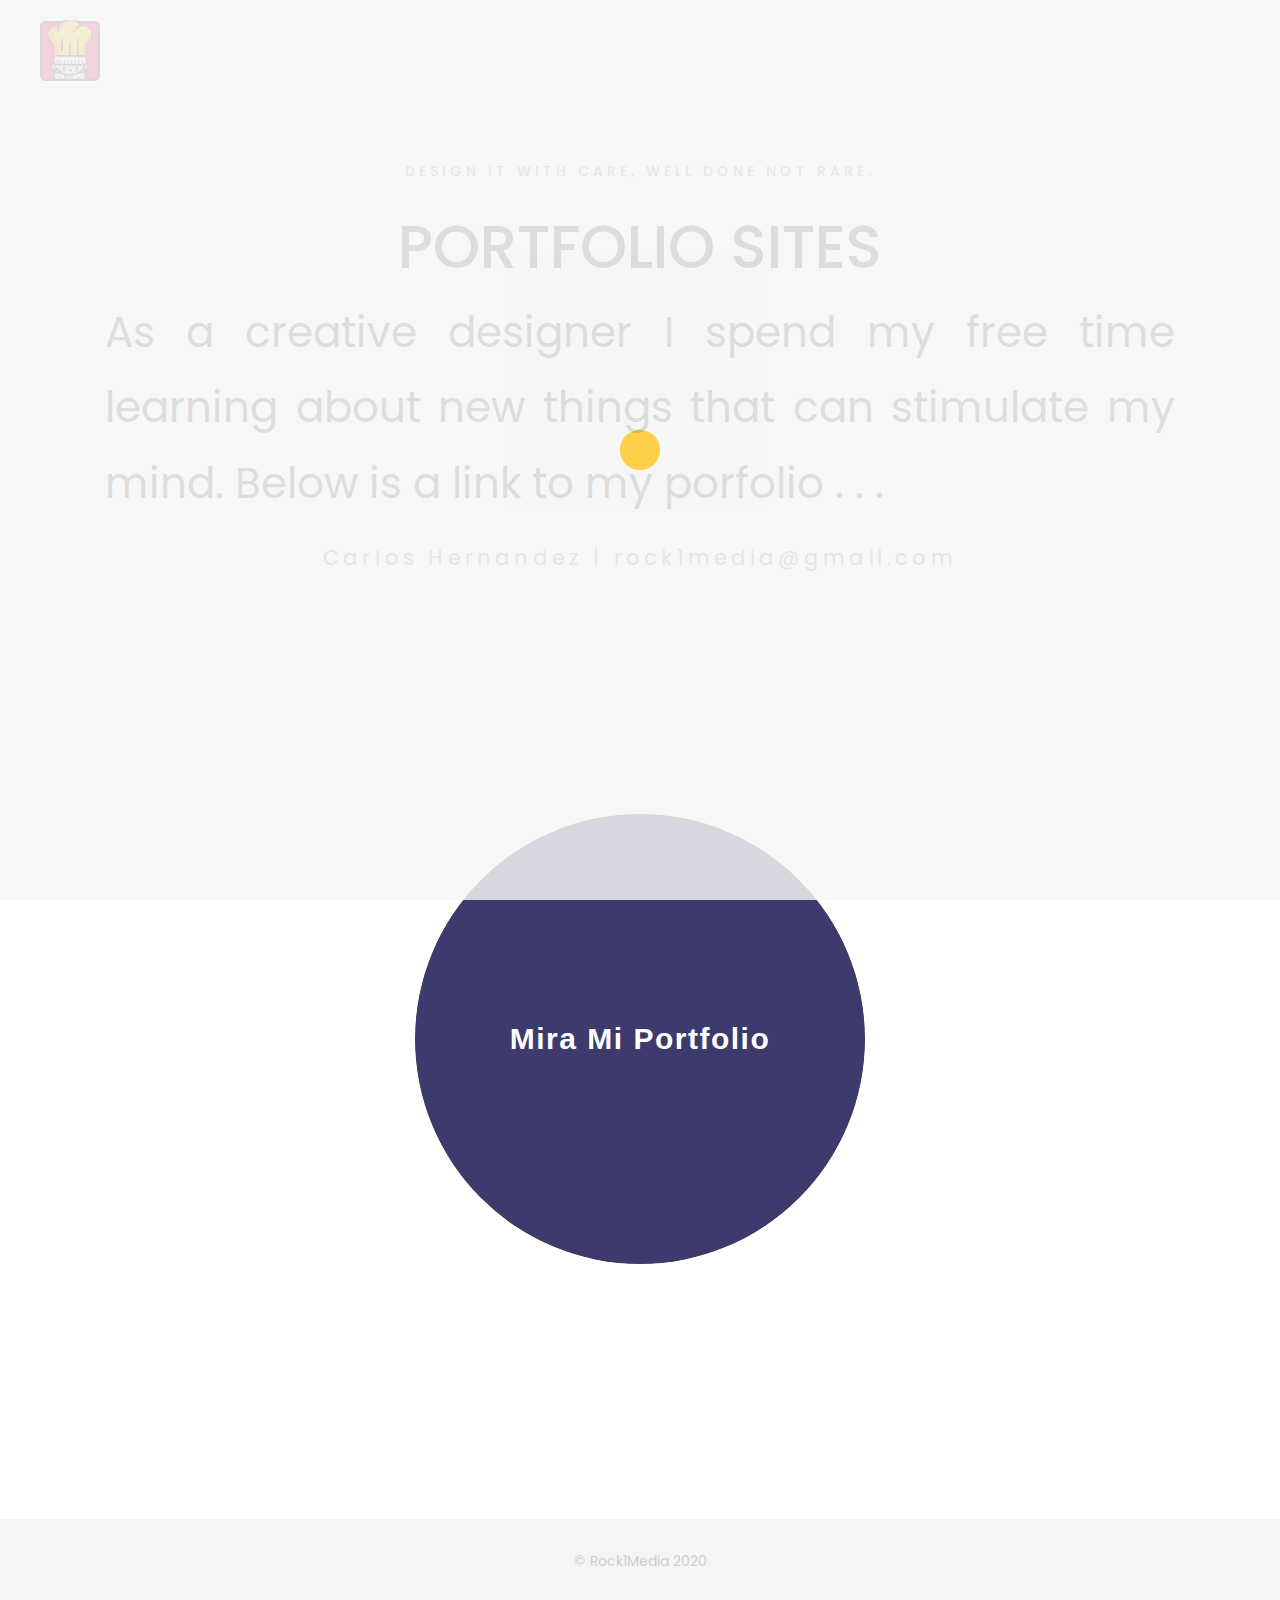
<file: index.html>
<!DOCTYPE html>
<html lang="en">

<head>
    <meta charset="utf-8">
    <meta http-equiv="X-UA-Compatible" content="IE=edge">
    <meta name="viewport" content="width=device-width, initial-scale=1">
    <!-- The above 3 meta tags *must* come first in the head; any other head content must come *after* these tags -->
    <title>Rocks Test & Portfolio Site</title>
    <link rel="icon" href="img/fav.png" type="image/x-icon">

    <!-- Bootstrap -->
    <link href="css/bootstrap.min.css" rel="stylesheet">
    <link href="ionicons/css/ionicons.min.css" rel="stylesheet">

    <!-- main css -->
    <link href="css/style.css" rel="stylesheet">

    <!-- Rocks CSS -->
    <link href="css/style2.css" rel="stylesheet">

    <!-- modernizr -->
    <script src="js/modernizr.js"></script>
    
    <!-- HTML5 shim and Respond.js for IE8 support of HTML5 elements and media queries -->
    <!-- WARNING: Respond.js doesn't work if you view the page via file:// -->
    <!--[if lt IE 9]>
      <script src="https://oss.maxcdn.com/html5shiv/3.7.2/html5shiv.min.js"></script>
      <script src="https://oss.maxcdn.com/respond/1.4.2/respond.min.js"></script>
    <![endif]-->
</head>

<body>

    <!-- Preloader -->
    <div id="preloader">
        <div class="pre-container">
            <div class="spinner">
                <div class="double-bounce1"></div>
                <div class="double-bounce2"></div>
            </div>
        </div>
    </div>
    <!-- end Preloader -->

    <div class="container-fluid">
        <!-- box header -->
        <header class="box-header">
            <div class="box-logo">
                <a href="index.html"><img src="img/icon-logo.svg" width="60" alt="Logo"></a>
            </div>
            <!-- box-nav -->
            <!-- <a class="box-primary-nav-trigger" href="#0">
                <span class="box-menu-text">Menu</span><span class="box-menu-icon"></span>
            </a> -->
            <!-- box-primary-nav-trigger -->
        </header>
        <!-- end box header -->

        
        <!-- nav -->
        <nav>
            <ul class="box-primary-nav">
                <li class="box-label">About me</li>

                <li><a href="index.html">Intro</a> <i class="ion-ios-circle-filled color"></i></li>
                <li><a href="about.html">About me</a></li>
                <li><a href="services.html">services</a></li>
                <li><a href="portfolio.html">portfolio</a></li>
                <li><a href="contact.html">contact me</a></li>



                <li class="box-label">Follow me</li>

                <li class="box-social"><a href="#0"><i class="ion-social-facebook"></i></a></li>
                <li class="box-social"><a href="#0"><i class="ion-social-instagram-outline"></i></a></li>
                <li class="box-social"><a href="#0"><i class="ion-social-twitter"></i></a></li>
                <li class="box-social"><a href="#0"><i class="ion-social-dribbble"></i></a></li>
            </ul>
        </nav>
        <!-- end nav -->
        

        <!-- box-intro -->
        <section class="box-intro">
            <div class="table-cell">
                <h1 class="box-headline letters rotate-2">
                    <span class="box-words-wrapper">
                        <b class="is-visible">dezignr</b>
                        <b class="rock">.rock[it].</b>
                        <b class="rock">:o)CōdR.</b>
                    </span>
		        </h1>
                <h5>Design it with care, well done not rare.
                </h5>
            </div>

            <div class="mouse">
                <div class="scroll"></div>
            </div>
        </section>
        <!-- end box-intro -->
    </div>
    <h1 class="portfoliosites">Portfolio Sites</h1>
            <div class="text-ps2">
                <div class="text-ps">As a creative designer I spend my free time learning about new things that can stimulate my mind. Below is a link to my porfolio . . .</div>
                <div class="contactInfo">Carlos Hernandez  |  rock1media@gmail.com</div>

                <a href="https://drive.google.com/drive/u/1/folders/11tH6dHu4bunCsSIy5IhFjzTMgUStissi" target="_blank">
                <div id="circle-container">
                   
                    <div id="cc">
                        <div class="circle" id="five"></div>
                        <div class="circle" id="four"></div>
                        <div class="circle" id="three"></div>
                        <div class="circle" id="two"></div>
                        <div class="circle" id="one"></div>
                    </div>
                    
                </div>
                </a>

            </div>
            <div class="testSites hidden">
                    <div><h4>TEST 01</h4>
                        <a href="http://bboyrockit.github.io/flexbox-1" alt="flexbox1"><img src="./img/folder.svg"></a>
                    </div>
                    <div><h4>TEST 02</h4>
                        <a href="http://bboyrockit.github.io/bootstrap-tut-1" alt="bootstrap"><img src="./img/folder.svg"></a>
                    </div>
                    <div><h4>TEST 03</h4>
                        <a href="http://bboyrockit.github.io/flexbox-2" alt="flexbox2"><img src="./img/folder.svg"></a>
                    </div>

            </div>

    <!-- portfolio div unhide class="portfolio-div" -->
    <div class="hidden">
        <div class="portfolio">
            <div class="no-padding portfolio_container">
                <!-- single work -->
                <div class="col-md-3 col-sm-6  fashion logo">
                    <a href="single-project.html" class="portfolio_item">
                        <img src="img/portfolio/01.jpg" alt="image" class="img-responsive" />
                        <div class="portfolio_item_hover">
                            <div class="portfolio-border clearfix">
                                <div class="item_info">
                                    <span>Mockups in seconds</span>
                                    <em>Fashion / Logo</em>
                                </div>
                            </div>
                        </div>
                    </a>
                </div>
                <!-- end single work -->

                <!-- single work -->
                <div class="col-md-3 col-sm-6 ads graphics">
                    <a href="single-project.html" class="portfolio_item">
                        <img src="img/portfolio/03.jpg" alt="image" class="img-responsive" />
                        <div class="portfolio_item_hover">
                            <div class="portfolio-border clearfix">
                                <div class="item_info">
                                    <span>Floating mockups</span>
                                    <em>Ads / Graphics</em>
                                </div>
                            </div>
                        </div>
                    </a>
                </div>
                <!-- end single work -->

                <!-- single work -->
                <div class="col-md-6 col-sm-12 photography">
                    <a href="single-project.html" class="portfolio_item">
                        <img src="img/portfolio/02.jpg" alt="image" class="img-responsive" />
                        <div class="portfolio_item_hover">
                            <div class="portfolio-border clearfix">
                                <div class="item_info">
                                    <span>Photorealistic smartwatch</span>
                                    <em>Photography</em>
                                </div>
                            </div>
                        </div>
                    </a>
                </div>
                <!-- end single work -->

                <!-- single work -->
                <div class="col-md-3 col-sm-6 fashion ads">
                    <a href="single-project.html" class="portfolio_item">
                        <img src="img/portfolio/04.jpg" alt="image" class="img-responsive" />
                        <div class="portfolio_item_hover">
                            <div class="portfolio-border clearfix">
                                <div class="item_info">
                                    <span>Held by hands</span>
                                    <em>Fashion / Ads</em>
                                </div>
                            </div>
                        </div>
                    </a>
                </div>
                <!-- end single work -->

                <!-- single work -->
                <div class="col-md-3 col-sm-6 graphics ads">
                    <a href="single-project.html" class="portfolio_item">
                        <img src="img/portfolio/05.jpg" alt="image" class="img-responsive" />
                        <div class="portfolio_item_hover">
                            <div class="portfolio-border clearfix">
                                <div class="item_info">
                                    <span>Mobile devices</span>
                                    <em>Graphics / Ads</em>
                                </div>
                            </div>
                        </div>
                    </a>
                </div>
                <!-- end single work -->

                <!-- single work -->
                <div class="col-md-6 col-sm-12 photography">
                    <a href="single-project.html" class="portfolio_item">
                        <img src="img/portfolio/010.jpg" alt="image" class="img-responsive" />
                        <div class="portfolio_item_hover">
                            <div class="portfolio-border clearfix">
                                <div class="item_info">
                                    <span>Photorealistic smartwatch</span>
                                    <em>Photography</em>
                                </div>
                            </div>
                        </div>
                    </a>
                </div>
                <!-- end single work -->

                <!-- single work -->
                <div class="col-md-3 col-sm-6 graphics ads">
                    <a href="single-project.html" class="portfolio_item">
                        <img src="img/portfolio/06.jpg" alt="image" class="img-responsive" />
                        <div class="portfolio_item_hover">
                            <div class="portfolio-border clearfix">
                                <div class="item_info">
                                    <span>Mobile devices</span>
                                    <em>Graphics / Ads</em>
                                </div>
                            </div>
                        </div>
                    </a>
                </div>
                <!-- end single work -->

                <!-- single work -->
                <div class="col-md-3 col-sm-6 graphics ads">
                    <a href="single-project.html" class="portfolio_item">
                        <img src="img/portfolio/07.jpg" alt="image" class="img-responsive" />
                        <div class="portfolio_item_hover">
                            <div class="portfolio-border clearfix">
                                <div class="item_info">
                                    <span>Mobile devices</span>
                                    <em>Graphics / Ads</em>
                                </div>
                            </div>
                        </div>
                    </a>
                </div>
                <!-- end single work -->

                <!-- single work -->
                <div class="col-md-3 col-sm-6 graphics ads">
                    <a href="single-project.html" class="portfolio_item">
                        <img src="img/portfolio/08.jpg" alt="image" class="img-responsive" />
                        <div class="portfolio_item_hover">
                            <div class="portfolio-border clearfix">
                                <div class="item_info">
                                    <span>Mobile devices</span>
                                    <em>Graphics / Ads</em>
                                </div>
                            </div>
                        </div>
                    </a>
                </div>
                <!-- end single work -->

                <!-- single work -->
                <div class="col-md-3 col-sm-6 graphics ads">
                    <a href="single-project.html" class="portfolio_item">
                        <img src="img/portfolio/09.jpg" alt="image" class="img-responsive" />
                        <div class="portfolio_item_hover">
                            <div class="portfolio-border clearfix">
                                <div class="item_info">
                                    <span>Mobile devices</span>
                                    <em>Graphics / Ads</em>
                                </div>
                            </div>
                        </div>
                    </a>
                </div>
                <!-- end single work -->
            </div>
            <!-- end portfolio_container -->
        </div>
        <!-- portfolio -->
    </div>
    <!-- end portfolio div -->

    <!-- footer -->
    <footer>
        <div class="container-fluid">
            <p class="copyright">© Rock1Media 2020</p>
        </div>
    </footer>
    <!-- end footer -->

    <!-- back to top -->
    <a href="#0" class="cd-top"><i class="ion-android-arrow-up"></i></a>
    <!-- end back to top -->



    <!-- jQuery -->
    <script src="js/jquery-2.1.1.js"></script>
    <!--  plugins -->
    <script src="js/bootstrap.min.js"></script>
    <script src="js/menu.js"></script>
    <script src="js/animated-headline.js"></script>
    <script src="js/isotope.pkgd.min.js"></script>


    <!--  custom script -->
    <script src="js/custom.js"></script>
    
    <!-- google analytics  -->
    <script>
        (function (i, s, o, g, r, a, m) {
            i['GoogleAnalyticsObject'] = r;
            i[r] = i[r] || function () {
                (i[r].q = i[r].q || []).push(arguments)
            }, i[r].l = 1 * new Date();
            a = s.createElement(o),
                m = s.getElementsByTagName(o)[0];
            a.async = 1;
            a.src = g;
            m.parentNode.insertBefore(a, m)
        })(window, document, 'script', 'https://www.google-analytics.com/analytics.js', 'ga');

        ga('create', 'UA-76796224-1', 'auto');
        ga('send', 'pageview');
    </script>

</body>

</html>
</file>
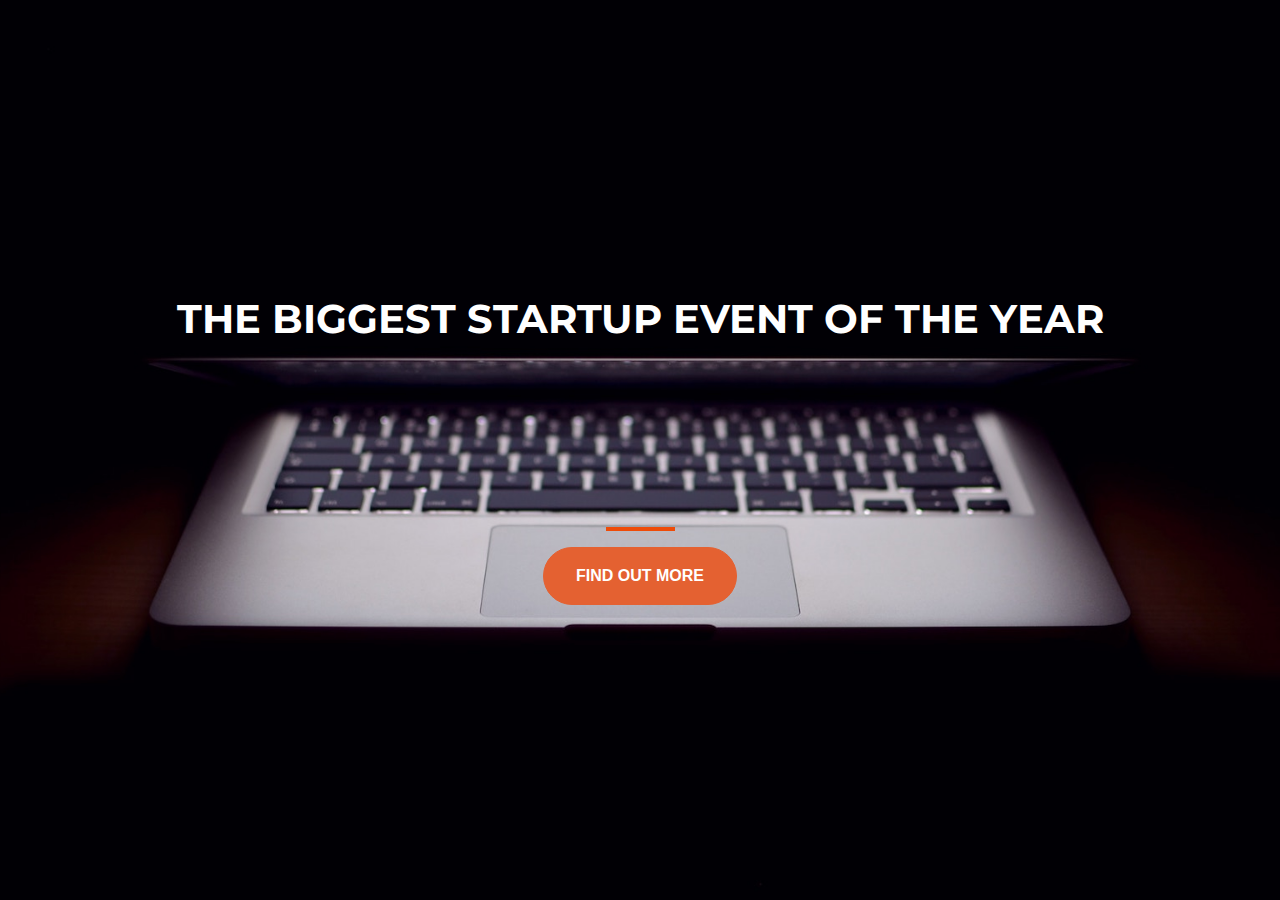
<file: bootstrap-tut-1/index.html>
<!DOCTYPE html>
<html>
  <head>
    <title>Startup</title>
    <!-- Required meta tags -->
    <meta charset="utf-8">
    <meta name="viewport" content="width=device-width, initial-scale=1, shrink-to-fit=no">

    <!-- Google Fonts -->
    <link href="https://fonts.googleapis.com/css?family=Montserrat" rel="stylesheet">

    <!-- Bootstrap CSS from a CDN. This way you don't have to include the bootstrap file yourself -->
    <link rel="stylesheet" href="https://stackpath.bootstrapcdn.com/bootstrap/4.4.1/css/bootstrap.min.css" integrity="sha384-Vkoo8x4CGsO3+Hhxv8T/Q5PaXtkKtu6ug5TOeNV6gBiFeWPGFN9MuhOf23Q9Ifjh" crossorigin="anonymous">
    
    <!-- Your own stylesheet -->
    <link rel="stylesheet" type="text/css" href="style.css">
    <!-- MailerLite Universal -->
<script>
  (function(m,a,i,l,e,r){ m['MailerLiteObject']=e;function f(){
  var c={ a:arguments,q:[]};var r=this.push(c);return "number"!=typeof r?r:f.bind(c.q);}
  f.q=f.q||[];m[e]=m[e]||f.bind(f.q);m[e].q=m[e].q||f.q;r=a.createElement(i);
  var _=a.getElementsByTagName(i)[0];r.async=1;r.src=l+'?v'+(~~(new Date().getTime()/1000000));
  _.parentNode.insertBefore(r,_);})(window, document, 'script', 'https://static.mailerlite.com/js/universal.js', 'ml');
  
  var ml_account = ml('accounts', '1943598', 'p5f7p0b4c6', 'load');
  </script>
  <!-- End MailerLite Universal -->
  </head>
  <body>
    <div class="container d-flex align-items-center h-100">
      <div class="row">
          <header class="text-center col-12">
              <h1 class="text-uppercase"><strong>The Biggest Startup Event Of The Year</strong></h1>
          </header>
          <div class="buffer col-12"></div>
          <section class="text-center col-12">
              <hr>
              <a href="javascript:;" class="btn btn-primary btn-xl" onclick="ml_webform_1861706('show')">Find Out More</a>
          </section> 
      </div>
    </div>
    <script>
      var ml_webform_1861706 = ml_account('webforms', '1861706', 'f6k7g9', 'load');
      ml_webform_1861706('animation', 'fadeIn');
  </script>
  </body>
</html>
</file>
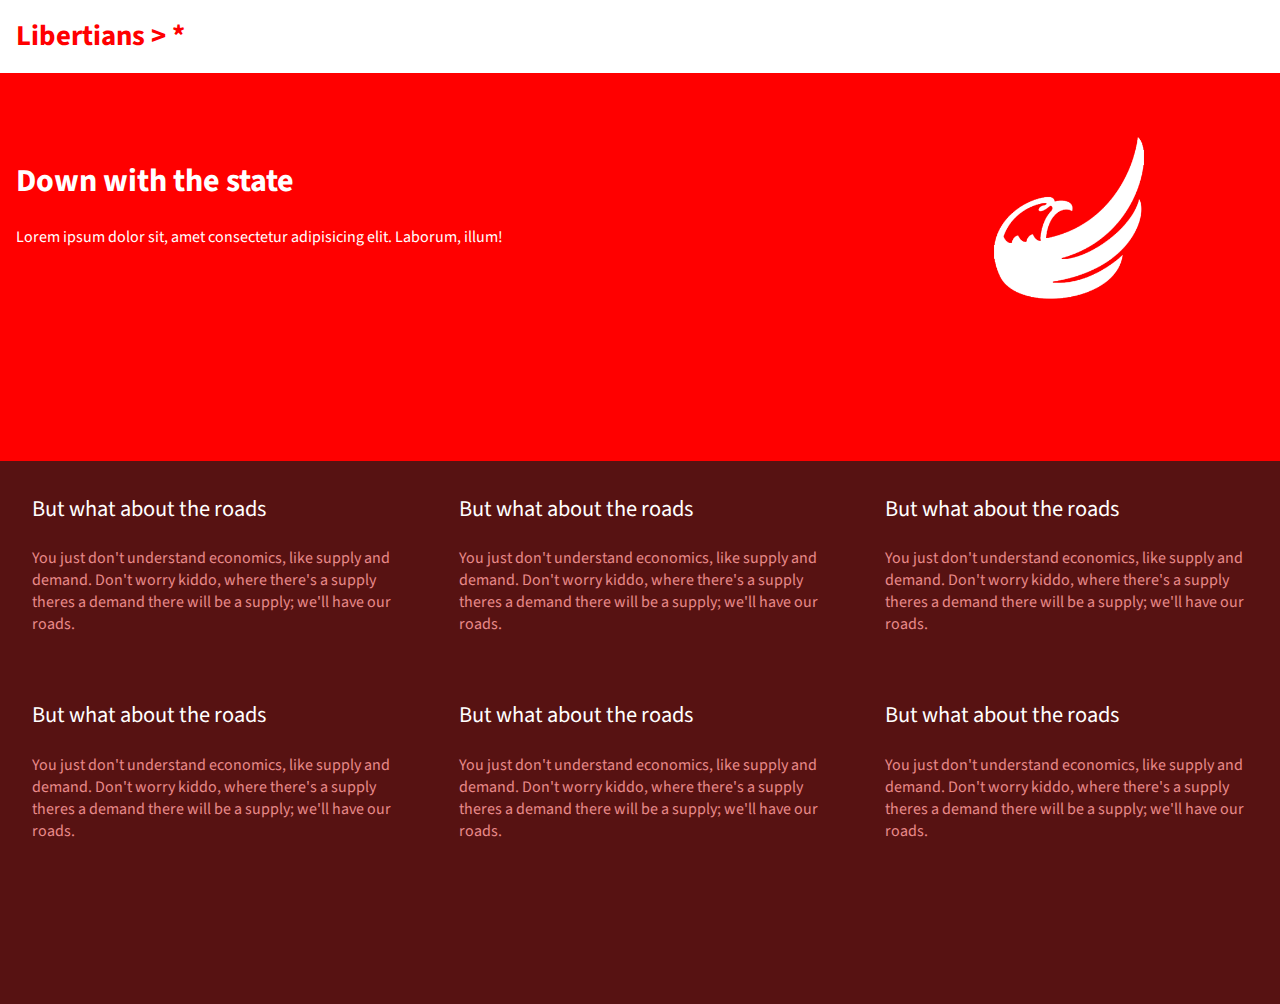
<file: css-grid-1/index.html>
<!DOCTYPE html>
<html lang="en">
<head>
    <title>CSS Grid Tutorial</title>
   
    <meta charset="UTF-8">
    <meta name="viewport" content="width=device-width, initial-scale=1.0">
    
    <link href="https://fonts.googleapis.com/css2?family=Source+Sans+Pro:wght@300;400;700&display=swap" rel="stylesheet">

    <link href="style.css" rel="stylesheet"  type="text/css">

</head>
<body>

    <header>
      <a href="#">Libertians > *</a>
    </header>

    <div class="container">
        <div id="content">
          <h1>Down with the state</h1>
          Lorem ipsum dolor sit, amet consectetur adipisicing elit. Laborum, illum!
        </div>
        
        <img src="logo.png">
    </div>
  
    <footer>
      <ul>
        <li>
          <span>But what about the roads</span>
          You just don't understand economics, like supply and demand. Don't worry kiddo, where there's a supply theres a demand there will be a supply; we'll have our roads.
        </li>
        <li>
          <span>But what about the roads</span>
          You just don't understand economics, like supply and demand. Don't worry kiddo, where there's a supply theres a demand there will be a supply; we'll have our roads.
        </li>
        <li>
          <span>But what about the roads</span>
          You just don't understand economics, like supply and demand. Don't worry kiddo, where there's a supply theres a demand there will be a supply; we'll have our roads.
        </li>
        <li>
          <span>But what about the roads</span>
          You just don't understand economics, like supply and demand. Don't worry kiddo, where there's a supply theres a demand there will be a supply; we'll have our roads.
        </li>
        <li>
          <span>But what about the roads</span>
          You just don't understand economics, like supply and demand. Don't worry kiddo, where there's a supply theres a demand there will be a supply; we'll have our roads.
        </li>
        <li>
          <span>But what about the roads</span>
          You just don't understand economics, like supply and demand. Don't worry kiddo, where there's a supply theres a demand there will be a supply; we'll have our roads.
        </li>
      </ul>
    </footer>

</body>
</html>
</file>
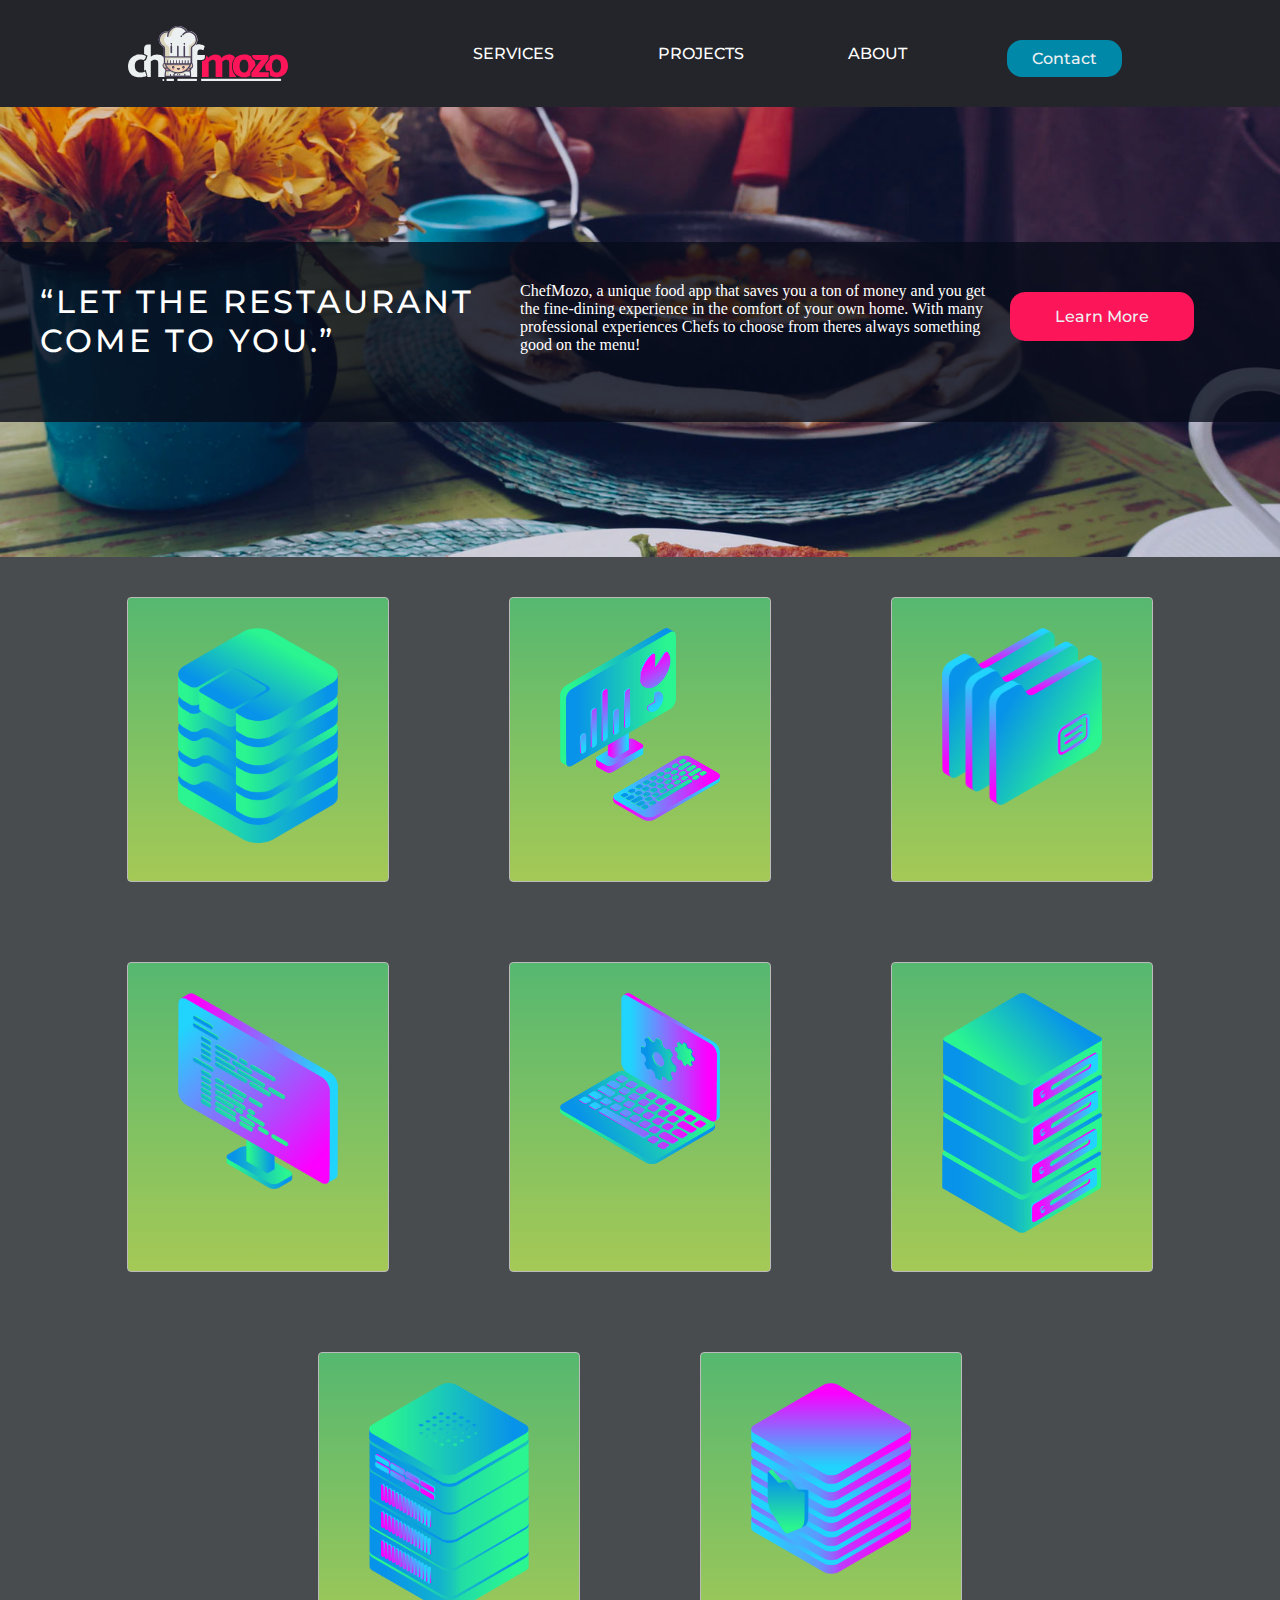
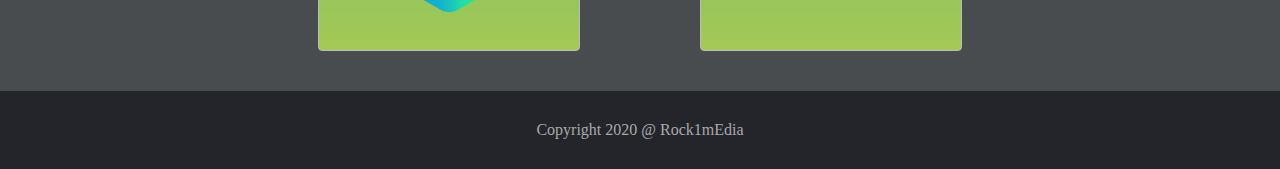
<file: flexbox-1/index.html>
<!DOCTYPE html>

  <head>
    <meta charset="utf-8">
    <meta http-equiv="X-UA-Compatible" content="IE=edge">
    <title>Navbar</title>
    <meta name="description" content="">
    <meta name="viewport" content="width=device-width, initial-scale=1">
    <link rel="stylesheet" href="style.css">
  </head>
  <body>
      <header>
          <img class="logo" src="images/logo.svg" alt="logo">
          <nav>
              <ul class="nav_links">
                <li><a href="#">Services</a></li>
                <li><a href="#">Projects</a></li>
                <li><a href="#">About</a></li>
              </ul>
          </nav>
          <a class="cta" href="#"><button>Contact</button></a>
      </header>
     <section>
          <div class="cover">
              <h1>“Let The Restaurant Come To You.”</h1>
              <p>ChefMozo, a unique food app that saves you a ton of money and you get the fine-dining experience in the comfort of your own home. With many professional experiences Chefs to choose from theres always something good on the menu!</p>
              <a href="#"><button class="primary-btn">Learn More</button></a>
          </div>
      </section>
      <div class="main-zone">
          <div class="zone green"><img src="images/data_storage_2_2.png"></div>
          <div class="zone green"><img src="images/desktop_analytics_2.png"></div>
          <div class="zone green"><img src="images/files_2.png"></div>
          <div class="zone green"><img src="images/monitor_coding_2.png"></div>
          <div class="zone green"><img src="images/monitor_settings_2.png"></div>
          <div class="zone green"><img src="images/server_2_2.png"></div>
          <div class="zone green"><img src="images/server_3.png"></div>
          <div class="zone green"><img src="images/server_safe_2.png"></div>
      </div>
      <footer>
        Copyright 2020 @ Rock1mEdia
      </footer>
  </body>
</html>
</file>
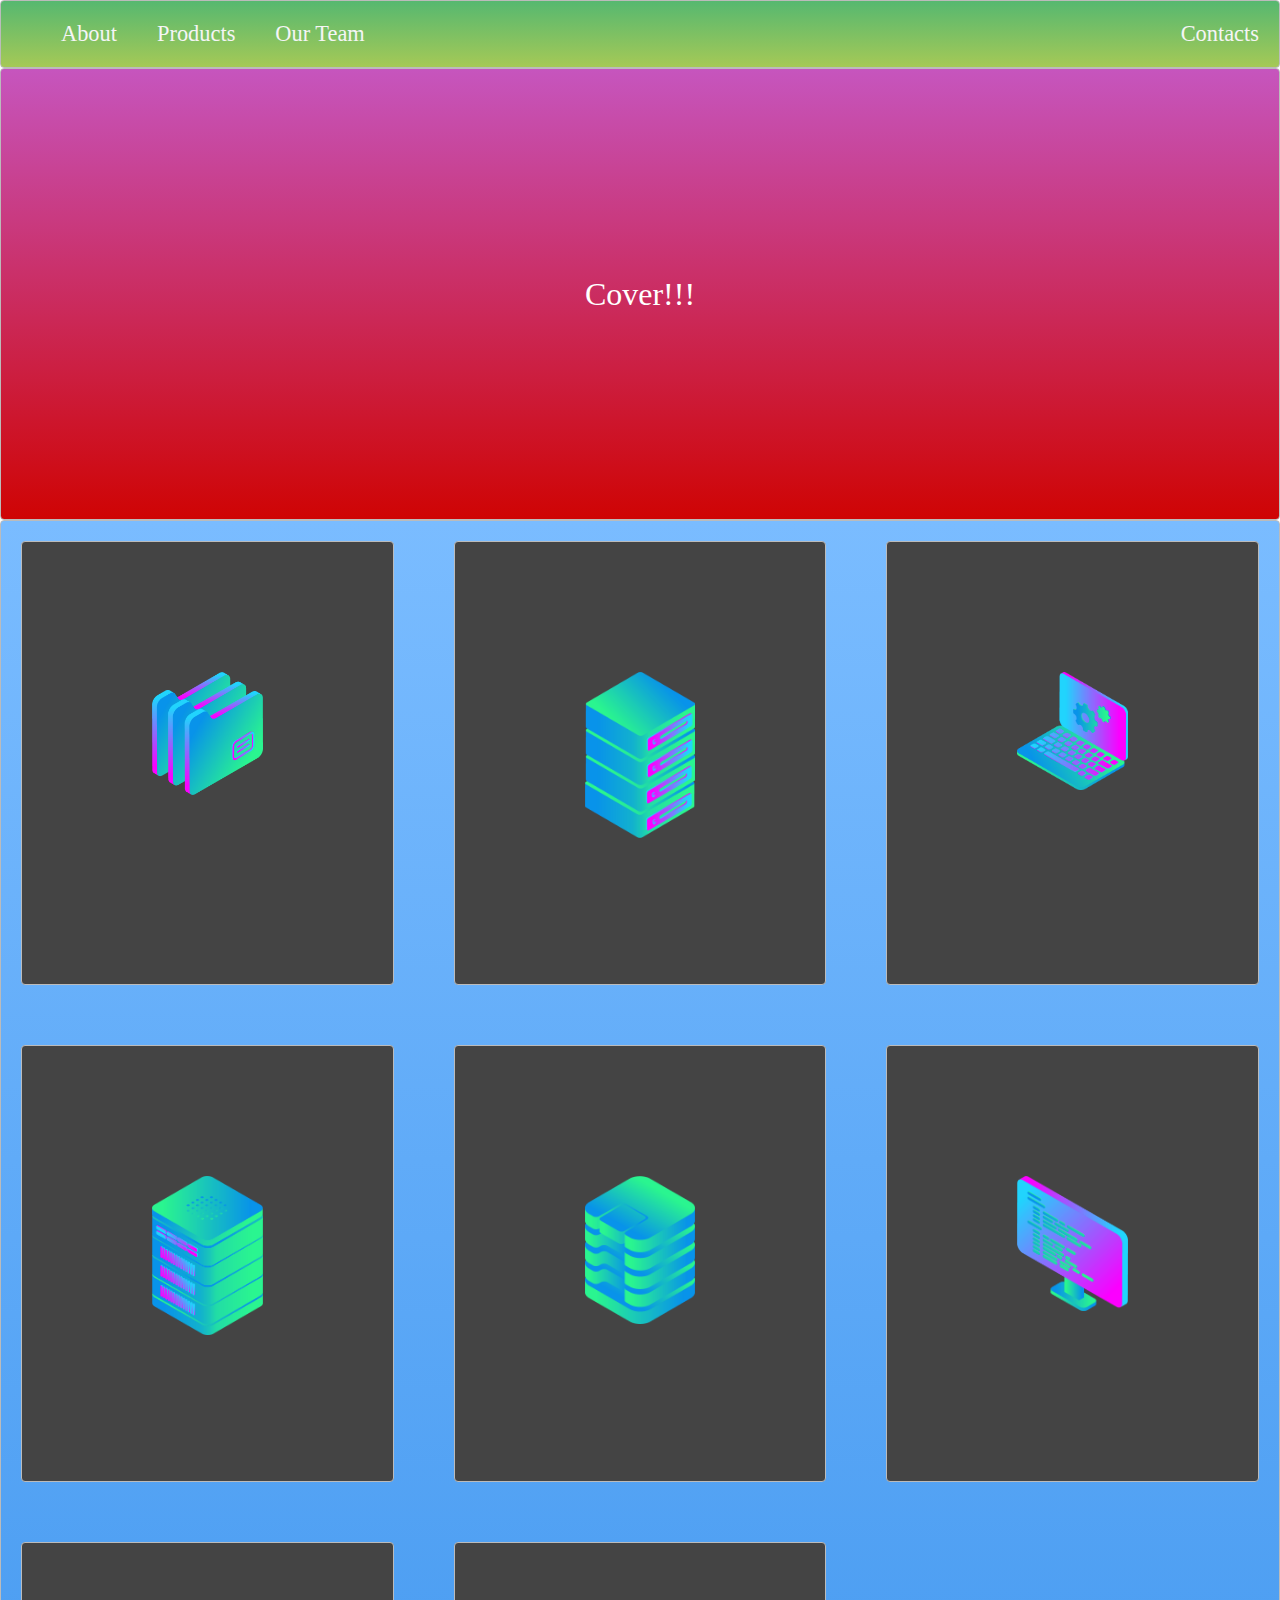
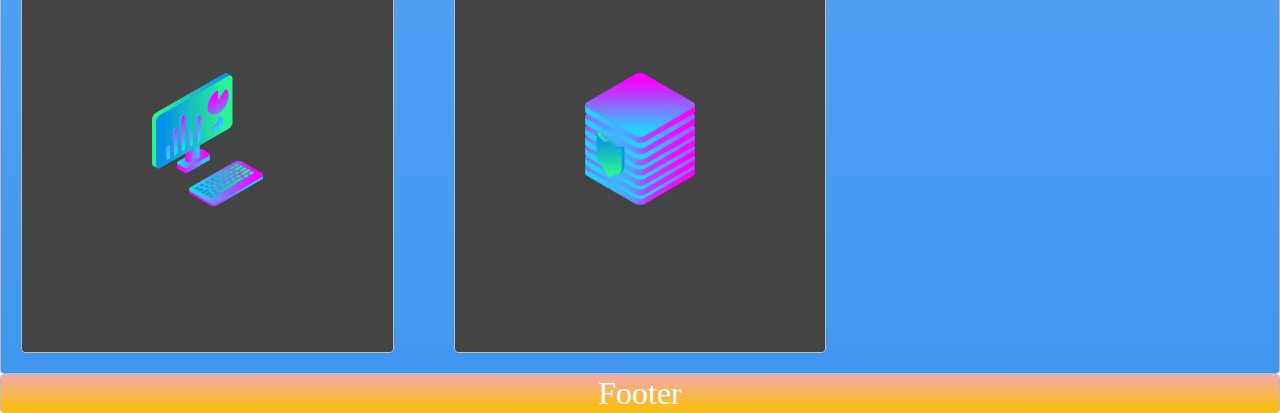
<file: flexbox-2/index.html>
<!DOCTYPE html>
<html>
<head>
  <title>Layout Master</title>
  <link rel="stylesheet" type="text/css" href="./style.css">
</head>
<body>
<nav class="zone green">
  <ul class="main-nav">
      <li><a href="#">About</a></li>
      <li><a href="#">Products</a></li>
      <li><a href="#">Our Team</a></li>
      <li class="push"><a href="#">Contacts</a></li>
  </ul>
</nav>
<div class="container zone red">Cover!!!</div>
<div class="zone blue grid-wrapper">
  <div class="box zone"><img src="./img/files_2.png"></div>
  <div class="box zone"><img src="./img/server_2_2.png"></div>
  <div class="box zone"><img src="./img/monitor_settings_2.png"></div>
  <div class="box zone"><img src="./img/server_3.png"></div>
  <div class="box zone"><img src="./img/data_storage_2_2.png"></div>
  <div class="box zone"><img src="./img/monitor_coding_2.png"></div>
  <div class="box zone"><img src="./img/desktop_analytics_2.png"></div>
  <div class="box zone"><img src="./img/server_safe_2.png"></div>
</div>
<footer class="zone yellow">Footer</div>
</body>
</html>
</file>
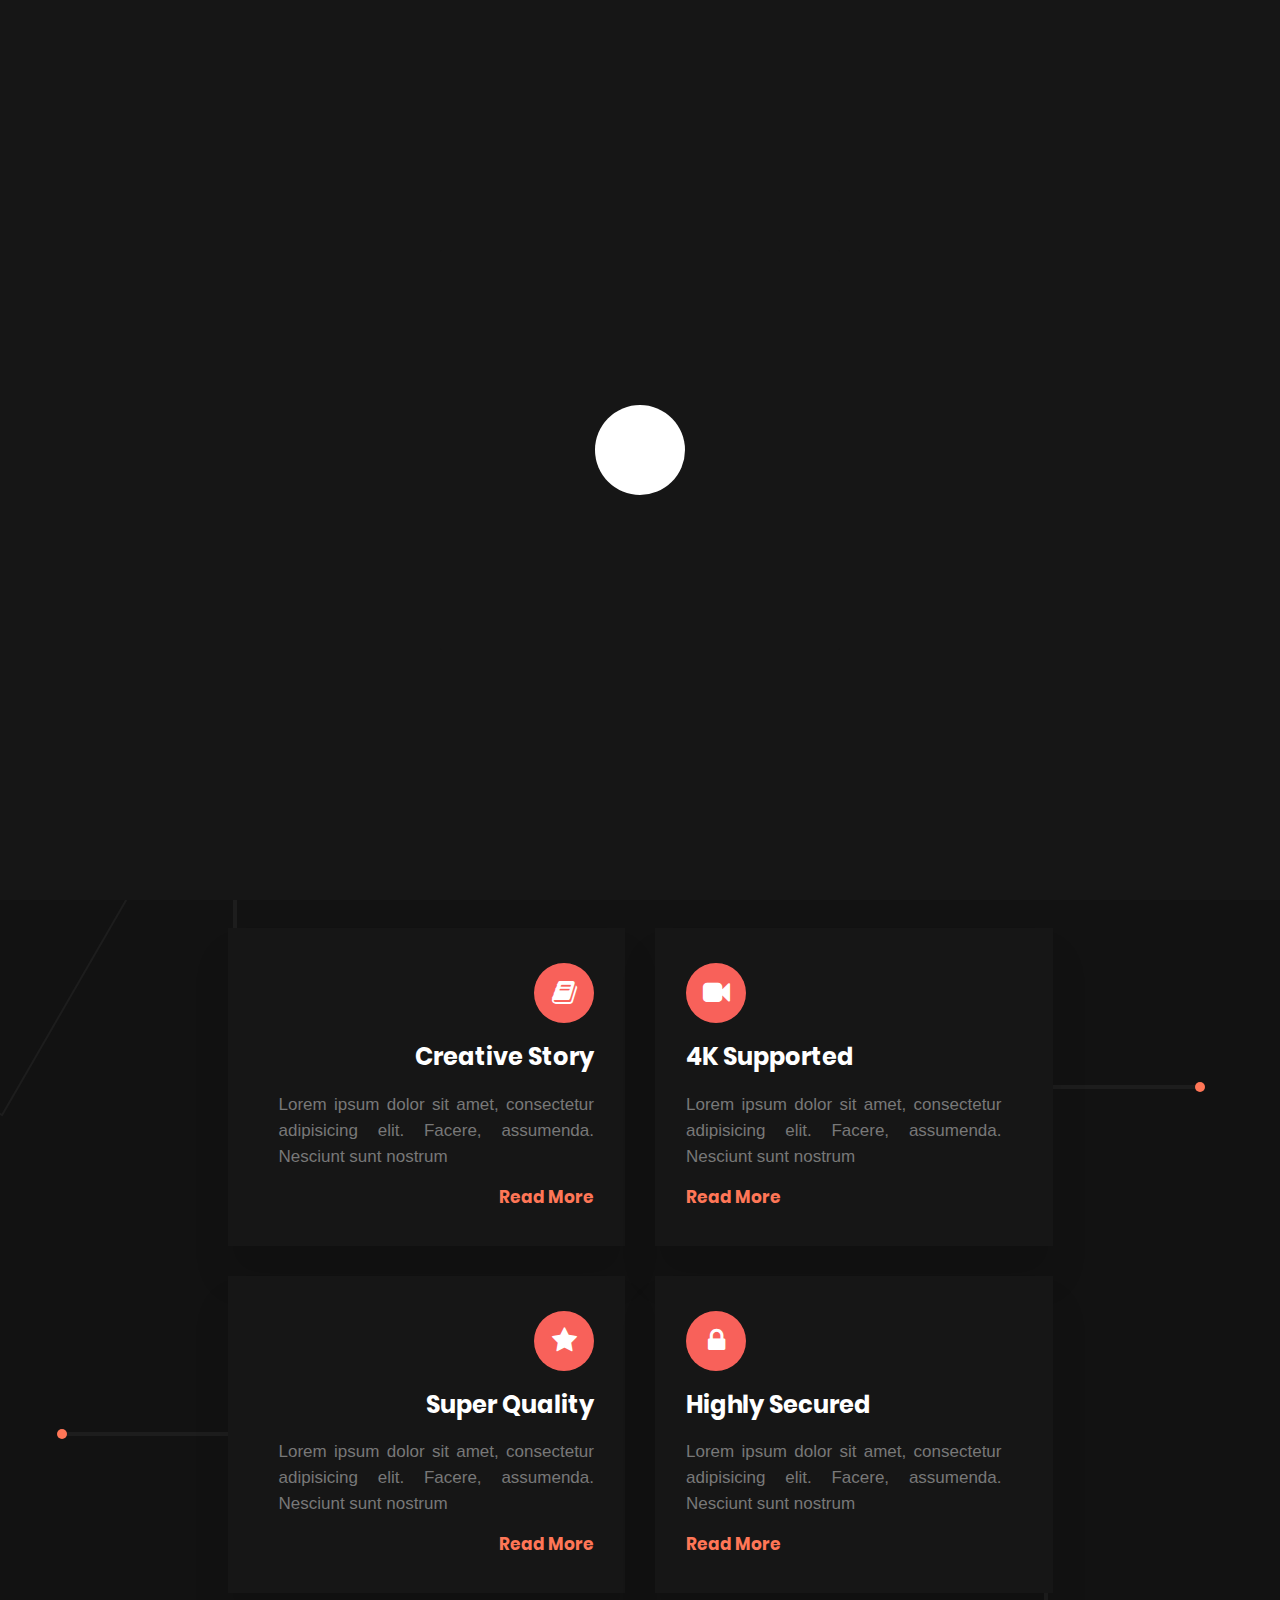
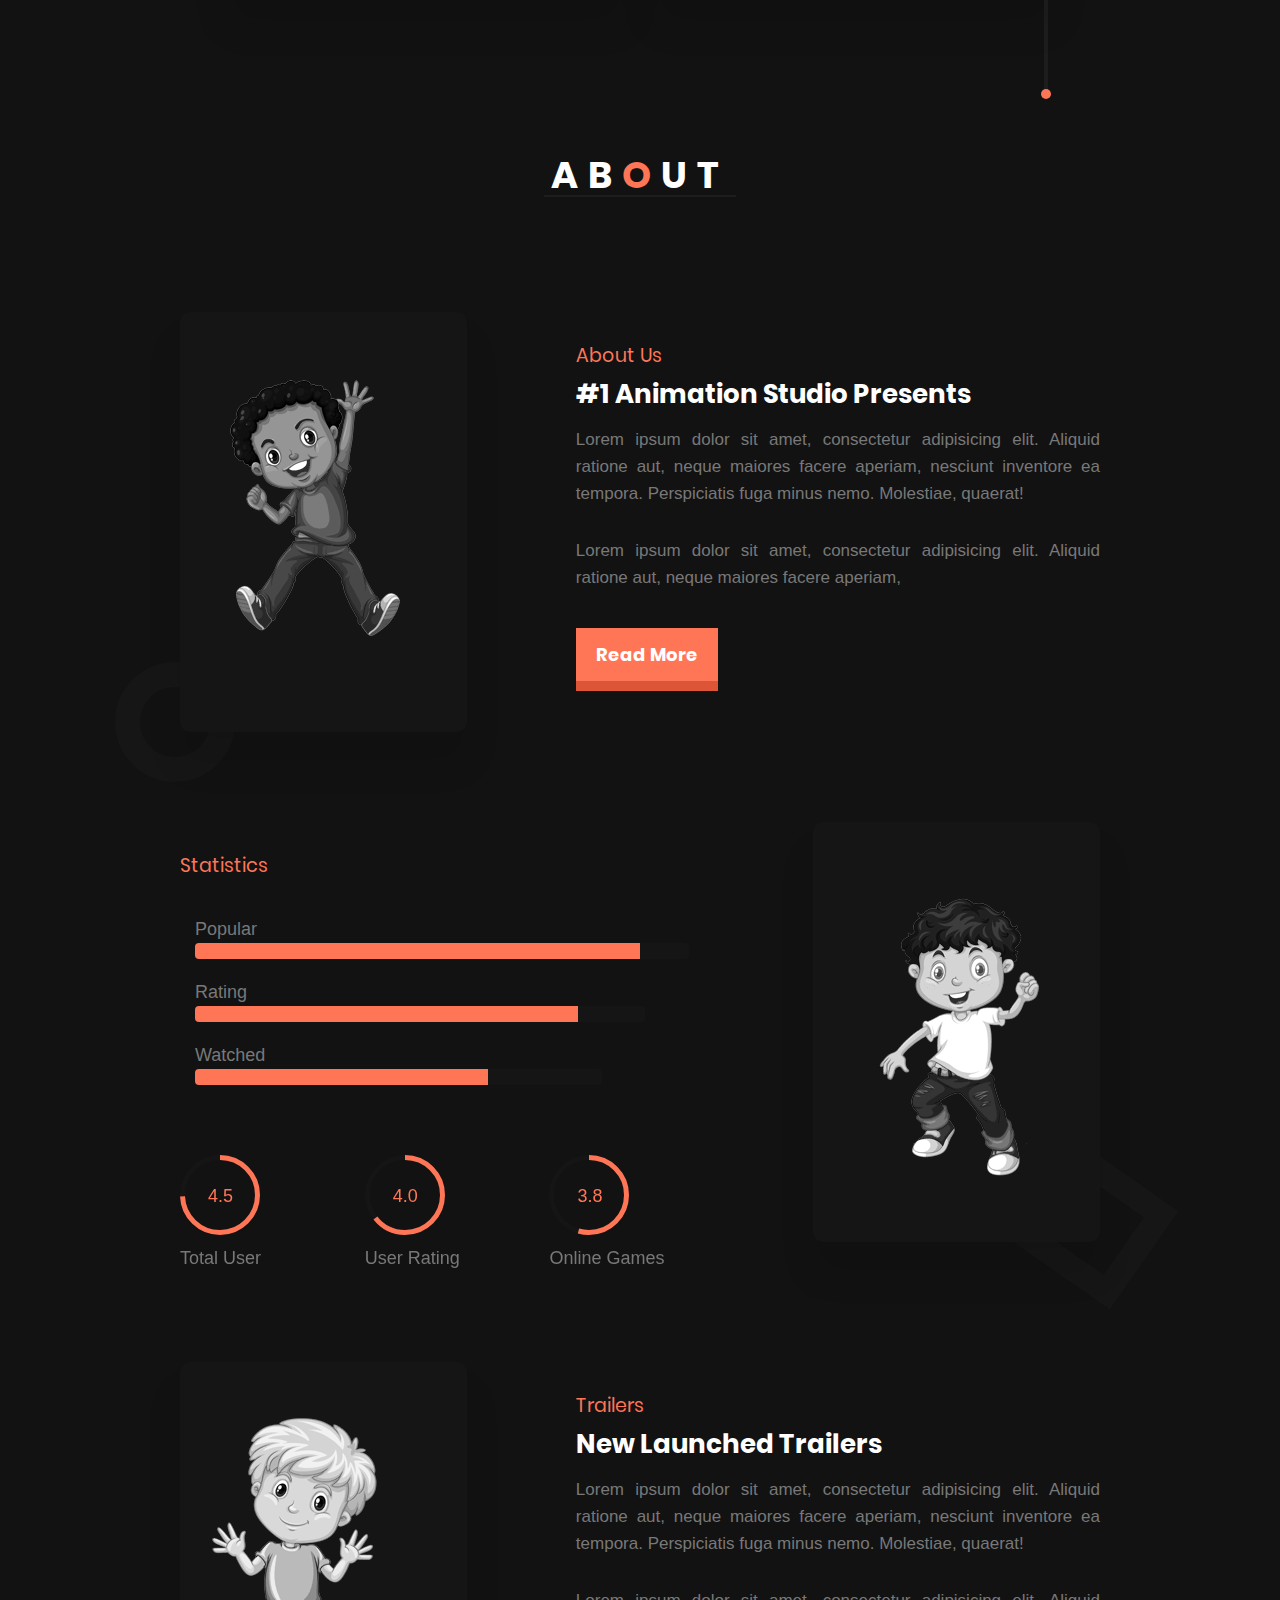
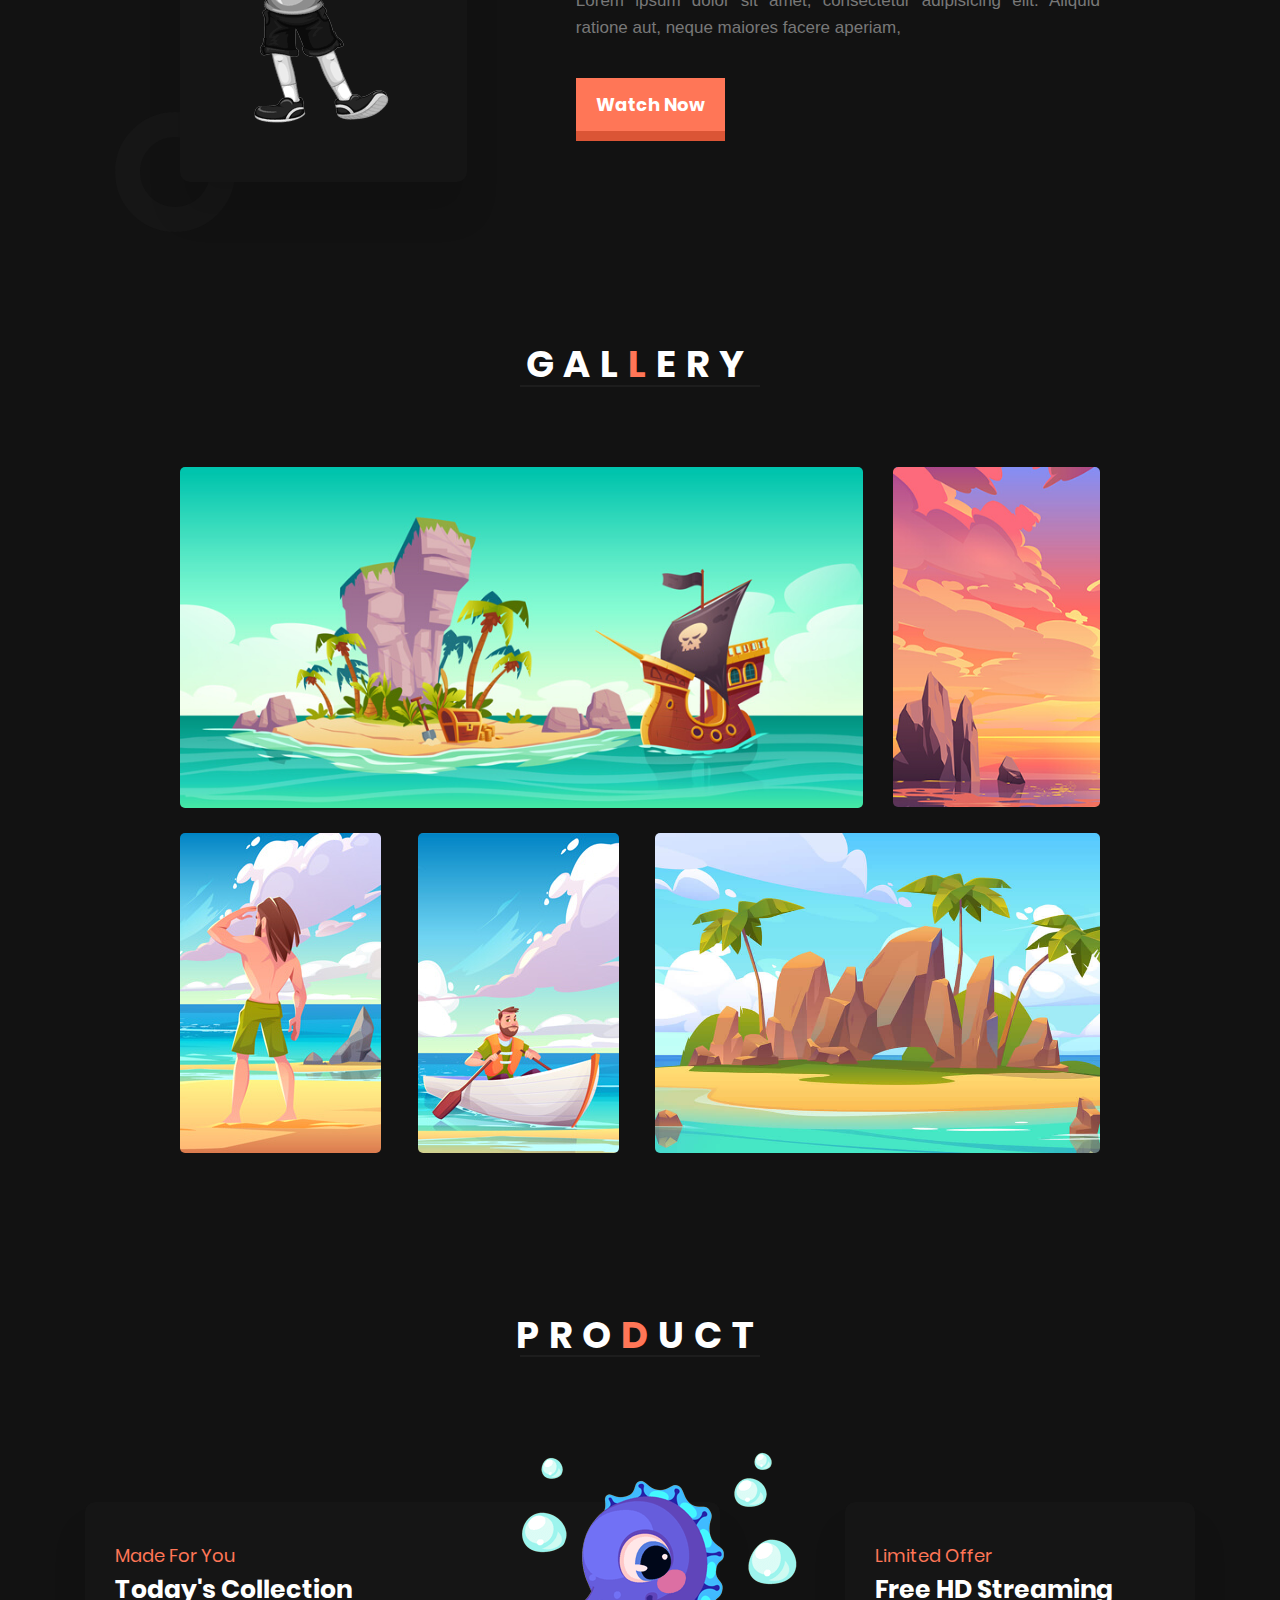
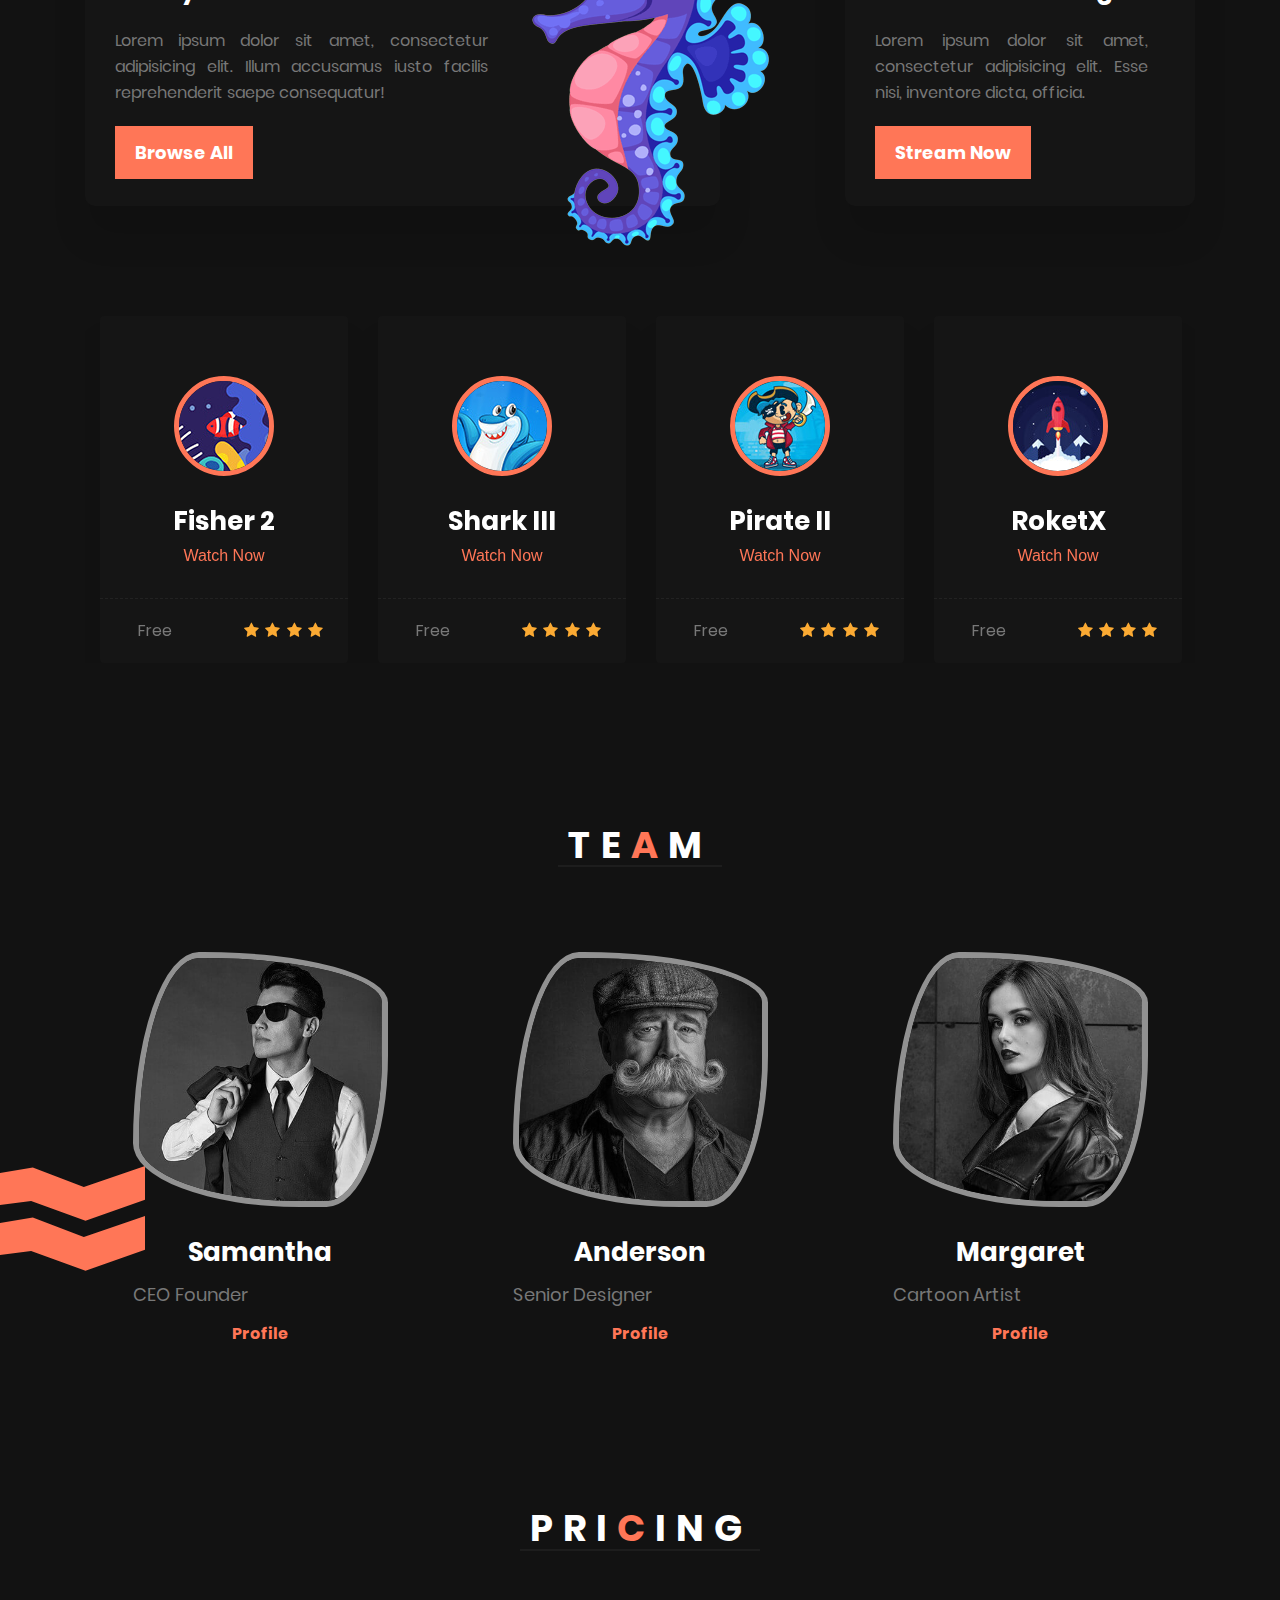
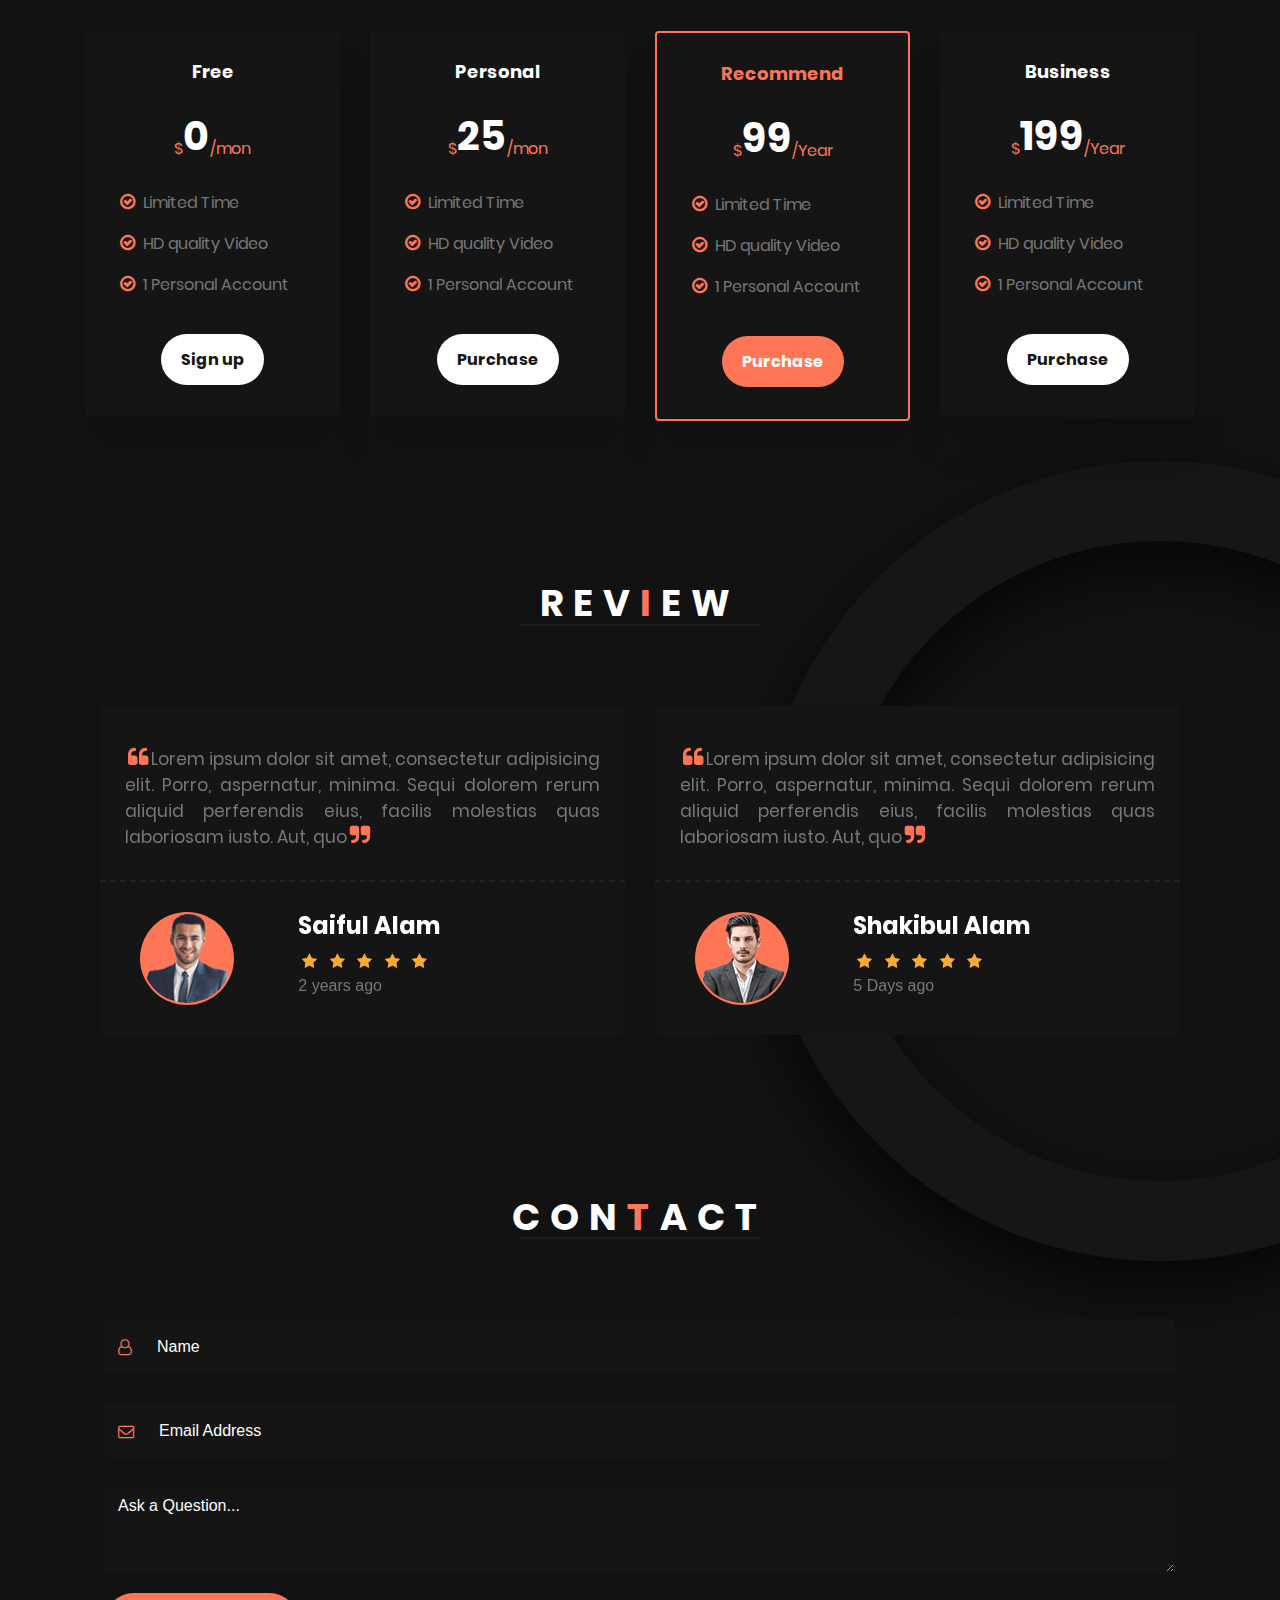
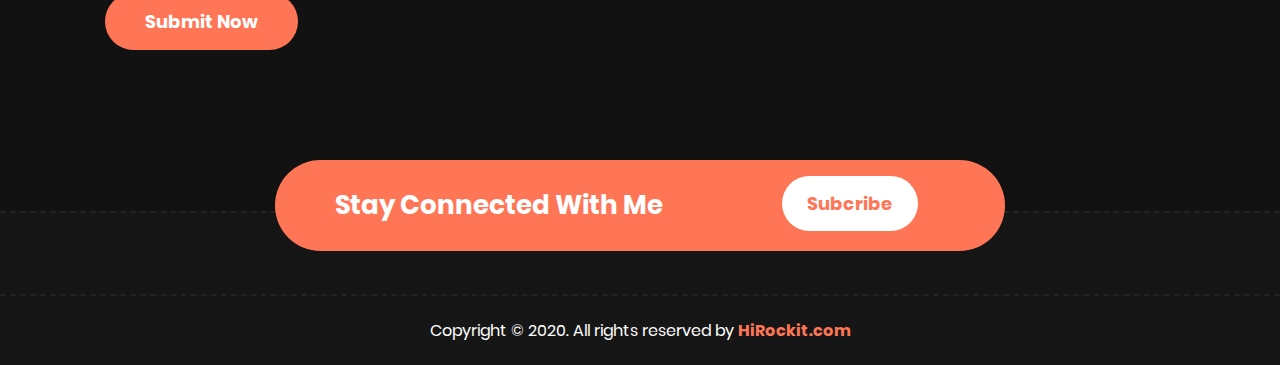
<file: hirockit/index.html>
<!DOCTYPE html>
<html lang="zxx">


<!-- Mirrored from sakibul.com/demos/html/Animado-Theme/demos/index.html by HTTrack Website Copier/3.x [XR&CO'2014], Fri, 15 May 2020 08:49:38 GMT -->
<head>
    <meta charset="UTF-8">
    <meta name="viewport" content="width=device-width, initial-scale=1, shrink-to-fit=no">
    <meta name="keywords" content="HTML5 Template,Animation Studio, Cartoon" />
    <meta name="description" content="Animado - Animation & Cartoon Studio Template" />
    <title>Animado - Animation & Cartoon Studio Template</title>
    <!--font-awesome icons link-->
    <link rel="stylesheet" href="css/font-awesome.min.css">

    <!-- Bootstrap CSS -->
    <link rel="stylesheet" href="css/bootstrap.min.css">
    <link rel="stylesheet" href="css/slick.css">
    <!--main style file-->
    <link rel="stylesheet" href="css/style.css">
    <link rel="stylesheet" href="css/responsive.css">
    <link rel="stylesheet" href="css/hirockit.css">
</head>

<body id="dark-mode">
    <!-- Preloader Part Start -->
    <div class="preloader">
        <div class="frame">
            <div class="center">
                <div class="dot-1"></div>
                <div class="dot-2"></div>
                <div class="dot-3"></div>
            </div>
        </div>
    </div>
    <!-- Preloader Part End -->
    <!-- HEADER AREA START -->
    <nav class="navbar navbar-expand-lg navbar-light bg-light sticky-top">
        <div class="container">
            <a class="navbar-brand" href="index.html">Hi<b>Rockit</b>.com</a>
            <button class="navbar-toggler" type="button" data-toggle="collapse" data-target="#navbarSupportedContent" aria-controls="navbarSupportedContent" aria-expanded="false" aria-label="Toggle navigation">
                <i class="fa fa-bars" aria-hidden="true"></i>
            </button>
            <div class="collapse navbar-collapse menu-main" id="navbarSupportedContent">
                <ul class="navbar-nav ml-auto menu-item">
                    <li class="nav-item">
                        <a class="nav-link" href="#banner">Home</a>
                    </li>
                    <li class="nav-item">
                        <a class="nav-link" href="#about">About Us</a>
                    </li>
                    <li class="nav-item">
                        <a class="nav-link" href="#gallery">Gallery</a>
                    </li>
                    <li class="nav-item">
                        <a class="nav-link" href="#product">Products</a>
                    </li>
                    <li class="nav-item">
                        <a class="nav-link" href="#blog">Blog</a>
                    </li>
                    <li class="nav-item">
                        <a class="nav-link bor" href="#" data-toggle="modal" data-target="#exampleModal">Contact</a>
                    </li>
                </ul>
            </div>
            <div class="modal fade" id="exampleModal" tabindex="-1" role="dialog" aria-hidden="true">
                <div class="modal-dialog" role="document">
                    <div class="modal-content">
                        <div class="modal-header">
                            <h5 class="modal-title">Contact Us</h5>
                            <button type="button" class="close" data-dismiss="modal" aria-label="Close">
                                <span aria-hidden="true">&times;</span>
                            </button>
                        </div>
                        <div class="modal-body">
                            <form>
                                <div class="input-group contact-input mb-3">
                                    <div class="input-group-prepend">
                                        <span class="input-group-text faq-icon"><i class="fa fa-user-o" aria-hidden="true"></i>
                                        </span>
                                    </div>
                                    <input type="text" class="form-control box-bg" placeholder="Username" aria-label="Username">
                                </div>
                                <div class="input-group contact-input mb-3">
                                    <div class="input-group-prepend">
                                        <span class="input-group-text faq-icon"><i class="fa fa-envelope-o" aria-hidden="true"></i>
                                        </span>
                                    </div>
                                    <input type="email" class="form-control box-bg" placeholder="Email Address" aria-label="Username">
                                </div>
                                <div class="form-group">
                                    <textarea class="form-control box-bg" placeholder="Ask a Question..." rows="3"></textarea>
                                </div>
                            </form>
                        </div>
                        <div class="modal-footer">
                            <button type="button" class="dropboxx" data-dismiss="modal">Close</button>
                            <button type="submit" class="dropboxx2" data-dismiss="modal">Send message</button>
                        </div>
                    </div>
                </div>
            </div>
            <div class="modal fade" id="exampleModal2" tabindex="-1" role="dialog" aria-hidden="true">
                <div class="modal-dialog" role="document">
                    <div class="modal-content">
                        <div class="modal-header">
                            <h5 class="modal-title">Subscription</h5>
                            <button type="button" class="close" data-dismiss="modal" aria-label="Close">
                                <span aria-hidden="true">&times;</span>
                            </button>
                        </div>
                        <div class="modal-body">
                            <form>
                                <div class="input-group contact-input mb-3">
                                    <input type="email" class="form-control box-bg" placeholder="Email Address" aria-label="Username">
                                </div>
                            </form>
                        </div>
                        <div class="modal-footer mf-2">
                            <button type="submit" class="dropboxx2" data-dismiss="modal">Subscribe</button>
                        </div>
                    </div>
                </div>
            </div>
        </div>
    </nav>
    <!-- HEADER AREA ENDS -->

    <!-- BANNER AREA START -->
    <section id="banner">
        <div class="design-layer"></div>
        <div class="backtotop">
            <a href="#banner"><i class="fa fa-arrow-up" aria-hidden="true"></i></a>
        </div>
        <div class="container zindex">
            <div class="row">
                <div class="col-lg-7 banner-txt">
                    <h3>Hi, I’m Rockit!</h3>
                    <h6>PRODUCT DESIGNER [ UX|UI ]</h6>
                    <p>I’m a multifaceted creative designer. I love creating brands, developing web and mobile app interfaces. I’m a self taught product designer based in Las Vegas, Nevada with experience in front-end web development and delivering UX/UI design. I’m passionate about learning new techniques and applying those principles to solve a challenging task from conceptualizing to product strategy, prototyping and interface design.</p>
                    <h4>Body of work</h4>
                    <div>
                    <a href="#" class="bow-btns">Case Studies</a>
                    <a href="#" class="bow-btns">Webb & Apps</a>
                    <a href="#" class="bow-btns">Branding</a>
                    </div>
                </div>
                <div class="col-lg-5">
                    <div class="banner-img">
                        <img src="images/banner.png" alt="banner-img" class="img-fluid">
                    </div>
                </div>
            </div>
        </div>
    </section>
    <!-- BANNER AREA ENDS -->

    <!-- FEATURE AREA START -->
    <section id="overview">
        <div class="container">
            <div class="row header-text text-center">
                <div class="col-lg-12">
                    <h3>FEA<span>T</span>URE</h3>
                </div>
            </div>
            <div class="row over-pa">
                <div class="col-lg-9 col-sm-12 m-auto">
                    <div class="row">
                        <div class="col-lg-6 col-sm-6">
                            <div class="over-item txt-right unique-style3">
                                <i class="fa fa-book over-i" aria-hidden="true"></i>
                                <div class="break"></div>
                                <h3>Creative Story</h3>
                                <p>Lorem ipsum dolor sit amet, consectetur adipisicing elit. Facere, assumenda. Nesciunt sunt nostrum</p>
                                <div class="over-btn">
                                    <a href="#">Read More</a>
                                </div>
                            </div>
                        </div>
                        <div class="col-lg-6 col-sm-6">
                            <div class="over-item txt-left unique-style">
                                <i class="fa fa-video-camera over-i" aria-hidden="true"></i>
                                <div class="break"></div>
                                <h3>4K Supported</h3>
                                <p>Lorem ipsum dolor sit amet, consectetur adipisicing elit. Facere, assumenda. Nesciunt sunt nostrum</p>
                                <div class="over-btn">
                                    <a href="#">Read More</a>
                                </div>
                            </div>
                        </div>
                        <div class="col-lg-6 col-sm-6">
                            <div class="over-item txt-right unique-style2">
                                <i class="fa fa-star over-i" aria-hidden="true"></i>
                                <div class="break"></div>
                                <h3>Super Quality</h3>
                                <p>Lorem ipsum dolor sit amet, consectetur adipisicing elit. Facere, assumenda. Nesciunt sunt nostrum</p>
                                <div class="over-btn">
                                    <a href="#">Read More</a>
                                </div>
                            </div>
                        </div>
                        <div class="col-lg-6 col-sm-6">
                            <div class="over-item txt-left unique-style4">
                                <i class="fa fa-lock over-i" aria-hidden="true"></i>
                                <div class="break"></div>
                                <h3>Highly Secured</h3>
                                <p>Lorem ipsum dolor sit amet, consectetur adipisicing elit. Facere, assumenda. Nesciunt sunt nostrum</p>
                                <div class="over-btn">
                                    <a href="#">Read More</a>
                                </div>
                            </div>
                        </div>
                    </div>
                </div>
            </div>
        </div>
    </section>
    <!-- FEATURE AREA ENDS -->

    <!-- ABOUT AREA START -->
    <section id="about">
        <div class="container">
            <div class="row header-text text-center about-header">
                <div class="col-lg-12">
                    <h3>AB<span>O</span>UT</h3>
                </div>
            </div>
            <div class="row about-pa">
                <div class="col-lg-10 col-md-12 m-auto about-item">
                    <div class="row">
                        <div class="col-lg-4 col-sm-8 m-sm-auto col-md-5 text-center">
                            <div class="about-img ai-one">
                                <img src="images/about1.png" alt="about-img" class="img-fluid">
                            </div>
                        </div>
                        <div class="col-lg-1 col-md-1"></div>
                        <div class="col-lg-7 col-md-6">
                            <div class="about-txt">
                                <span class="separet-span">About Us</span>
                                <h3>#1 Animation Studio Presents</h3>
                                <p>Lorem ipsum dolor sit amet, consectetur adipisicing elit. Aliquid ratione aut, neque maiores facere aperiam, nesciunt inventore ea tempora. Perspiciatis fuga minus nemo. Molestiae, quaerat!</p>
                                <p class="separate-p tab-hider">Lorem ipsum dolor sit amet, consectetur adipisicing elit. Aliquid ratione aut, neque maiores facere aperiam,</p>
                                <a href="#">Read More</a>
                            </div>
                        </div>
                    </div>
                </div>
                <div class="col-lg-10 m-auto about-item col-md-12">
                    <div class="row">
                        <div class="col-lg-7 col-md-6">
                            <div class="about-txt sm-reduce-pa">
                                <span class="separet-span">Statistics</span>
                                <div class="p-bars">
                                    <div class="col-lg-12 p-bar">
                                        <span>Popular</span>
                                        <div class="progress">
                                            <div class="progress-bar" role="progressbar" style="width: 90%;" aria-valuenow="90" aria-valuemin="0" aria-valuemax="100"></div>
                                        </div>
                                    </div>
                                    <div class="col-lg-11 p-bar">
                                        <span>Rating</span>
                                        <div class="progress">
                                            <div class="progress-bar" role="progressbar" style="width: 85%;" aria-valuenow="85" aria-valuemin="0" aria-valuemax="100"></div>
                                        </div>
                                    </div>
                                    <div class="col-lg-10 p-bar">
                                        <span>Watched</span>
                                        <div class="progress">
                                            <div class="progress-bar" role="progressbar" style="width: 72%;" aria-valuenow="72" aria-valuemin="0" aria-valuemax="100"></div>
                                        </div>
                                    </div>
                                </div>
                            </div>
                            <div class="row counter-main">
                                <div class="counter-1 col-4 col-lg-4 col-sm-3 col-md-4">
                                    <div class="chart" data-percent="75">
                                    </div>
                                    <h5>4.5</h5>
                                    <span>Total User</span>
                                </div>
                                <div class="counter-1 col-4 col-lg-4  col-sm-3 col-md-4">
                                    <div class="chart" data-percent="65">
                                    </div>
                                    <h5>4.0</h5>
                                    <span>User Rating</span>
                                </div>
                                <div class="counter-1 col-4 col-lg-4 col-sm-3 col-md-4">
                                    <div class="chart" data-percent="55">
                                    </div>
                                    <h5>3.8</h5>
                                    <span>Online Games</span>
                                </div>
                            </div>
                        </div>
                        <div class="col-lg-1 col-md-1"></div>
                        <div class="col-lg-4 text-center mob-hide sm-hide col-md-5">
                            <div class="about-img ai-two">
                                <img src="images/about2.png" alt="about-img" class="img-fluid">
                            </div>
                        </div>
                    </div>
                </div>
                <div class="col-lg-10 m-auto about-item col-md-12">
                    <div class="row">
                        <div class="col-lg-4 col-sm-8 m-sm-auto text-center col-md-5">
                            <div class="about-img ai-three">
                                <img src="images/about3.png" alt="about-img" class="img-fluid">
                            </div>
                        </div>
                        <div class="col-lg-1 col-md-1"></div>
                        <div class="col-lg-7 col-md-6">
                            <div class="about-txt">
                                <span class="separet-span">Trailers</span>
                                <h3>New Launched Trailers</h3>
                                <p>Lorem ipsum dolor sit amet, consectetur adipisicing elit. Aliquid ratione aut, neque maiores facere aperiam, nesciunt inventore ea tempora. Perspiciatis fuga minus nemo. Molestiae, quaerat!</p>
                                <p class="separate-p tab-hider">Lorem ipsum dolor sit amet, consectetur adipisicing elit. Aliquid ratione aut, neque maiores facere aperiam,</p>
                                <a href="#">Watch Now</a>
                            </div>
                        </div>
                    </div>
                </div>
            </div>
        </div>
    </section>
    <!-- ABOUT AREA ENDS -->

    <!-- GALLERY AREA START -->
    <section id="gallery">
        <div class="container">
            <div class="row header-text text-center">
                <div class="col-lg-12">
                    <h3>GAL<span>L</span>ERY</h3>
                </div>
            </div>
            <div class="row gallery-pa">
                <div class="col-lg-10 m-auto">
                    <div class="row">
                        <div class="col-lg-9 col-md-12 col-sm-6 col-12 gallery-img">
                            <img src="images/g1.jpg" alt="gallary-img" class="img-fluid">
                        </div>
                        <div class="col-lg-3 col-md-3 col-sm-6 g-2 col-12 mob-mar-top gallery-img tab-view-hide">
                            <img src="images/g2.jpg" alt="gallary-img" class="img-fluid sp-img2">
                        </div>
                        <div class="col-lg-3 col-md-3 col-sm-6 col-12 gallery-img g-mar sm-gallery-top">
                            <img src="images/g3.jpg" alt="gallary-img" class="img-fluid">
                        </div>
                        <div class="col-lg-3 col-md-3 col-sm-6 col-12 gallery-img g-mar">
                            <img src="images/g4.jpg" alt="gallary-img" class="img-fluid">
                        </div>
                        <div class="col-lg-6 col-md-6 col-sm-6 col-12 gallery-img g-mar sm-gallery-top2">
                            <img src="images/g5.jpg" alt="gallary-img" class="img-fluid w-100 sp-img">
                        </div>
                    </div>
                </div>
            </div>
        </div>
    </section>
    <!-- GALLERY AREA ENDS -->

    <!-- PRODUCT AREA START -->
    <section id="product">
        <div class="container">
            <div class="row header-text text-center">
                <div class="col-lg-12">
                    <h3>PRO<span>D</span>UCT</h3>
                </div>
            </div>
            <div class="row product-pa">
                <div class="col-lg-7 mob-mar-bottom">
                    <div class="product-item">
                        <div class="row">
                            <div class="col-lg-8 col-md-7 product-txt">
                                <span>Made For You</span>
                                <h3>Today's Collection</h3>
                                <p>Lorem ipsum dolor sit amet, consectetur adipisicing elit. Illum accusamus iusto facilis reprehenderit saepe consequatur!</p>
                                <a href="#">Browse All</a>
                            </div>
                            <div class="col-lg-4 col-md-4 mob-img-hide">
                                <img src="images/pro1.png" alt="product-img">
                            </div>
                        </div>
                    </div>
                </div>
                <div class="col-lg-1"></div>
                <div class="col-lg-4">
                    <div class="product-item product-txt">
                        <span>Limited Offer</span>
                        <h3>Free HD Streaming</h3>
                        <p class="next-p">Lorem ipsum dolor sit amet, consectetur adipisicing elit. Esse nisi, inventore dicta, officia.</p>
                        <a href="#">Stream Now</a>
                    </div>
                </div>
            </div>
            <div class="row">
                <div class="col-lg-12">
                    <div class="product-main">
                        <div class="col-lg-3">
                            <div class="product-slider text-center">
                                <div class="pro-img">
                                    <img src="images/p1.jpg" alt="product-img">
                                </div>
                                <div class="border-style">
                                    <h3>Pirate II</h3>
                                    <a href="#">Watch Now</a>
                                </div>
                                <div class="row pro-info">
                                    <div class="col-lg-6 col-6 col-sm-5">
                                        <span>Free</span>
                                    </div>
                                    <div class="col-lg-6 col-6 stars col-sm-7">
                                        <i class="fa fa-star" aria-hidden="true"></i>
                                        <i class="fa fa-star" aria-hidden="true"></i>
                                        <i class="fa fa-star" aria-hidden="true"></i>
                                        <i class="fa fa-star" aria-hidden="true"></i>
                                    </div>
                                </div>
                            </div>
                        </div>
                        <div class="col-lg-3">
                            <div class="product-slider text-center">
                                <div class="pro-img">
                                    <img src="images/p2.jpg" alt="product-img">
                                </div>
                                <div class="border-style">
                                    <h3>RoketX</h3>
                                    <a href="#">Watch Now</a>
                                </div>
                                <div class="row pro-info">
                                    <div class="col-lg-6 col-sm-5 col-6">
                                        <span>Free</span>
                                    </div>
                                    <div class="col-lg-6 col-6 col-sm-7 stars">
                                        <i class="fa fa-star" aria-hidden="true"></i>
                                        <i class="fa fa-star" aria-hidden="true"></i>
                                        <i class="fa fa-star" aria-hidden="true"></i>
                                        <i class="fa fa-star" aria-hidden="true"></i>
                                    </div>
                                </div>
                            </div>
                        </div>
                        <div class="col-lg-3">
                            <div class="product-slider text-center">
                                <div class="pro-img">
                                    <img src="images/p3.jpg" alt="product-img">
                                </div>
                                <div class="border-style">
                                    <h3>Infinity</h3>
                                    <a href="#">Watch Now</a>
                                </div>
                                <div class="row pro-info">
                                    <div class="col-lg-6 col-sm-5 col-6">
                                        <span>Free</span>
                                    </div>
                                    <div class="col-lg-6 col-6 col-sm-7 stars">
                                        <i class="fa fa-star" aria-hidden="true"></i>
                                        <i class="fa fa-star" aria-hidden="true"></i>
                                        <i class="fa fa-star" aria-hidden="true"></i>
                                        <i class="fa fa-star" aria-hidden="true"></i>
                                    </div>
                                </div>
                            </div>
                        </div>
                        <div class="col-lg-3">
                            <div class="product-slider text-center">
                                <div class="pro-img">
                                    <img src="images/p4.jpg" alt="product-img">
                                </div>
                                <div class="border-style">
                                    <h3>Fisher 2</h3>
                                    <a href="#">Watch Now</a>
                                </div>
                                <div class="row pro-info">
                                    <div class="col-lg-6 col-sm-5 col-6">
                                        <span>Free</span>
                                    </div>
                                    <div class="col-lg-6 col-sm-7 col-6 stars">
                                        <i class="fa fa-star" aria-hidden="true"></i>
                                        <i class="fa fa-star" aria-hidden="true"></i>
                                        <i class="fa fa-star" aria-hidden="true"></i>
                                        <i class="fa fa-star" aria-hidden="true"></i>
                                    </div>
                                </div>
                            </div>
                        </div>
                        <div class="col-lg-3">
                            <div class="product-slider text-center">
                                <div class="pro-img">
                                    <img src="images/p5.jpg" alt="product-img">
                                </div>
                                <div class="border-style">
                                    <h3>Shark III</h3>
                                    <a href="#">Watch Now</a>
                                </div>
                                <div class="row pro-info">
                                    <div class="col-lg-6 col-sm-5 col-6">
                                        <span>Free</span>
                                    </div>
                                    <div class="col-lg-6 col-sm-7 col-6 stars">
                                        <i class="fa fa-star" aria-hidden="true"></i>
                                        <i class="fa fa-star" aria-hidden="true"></i>
                                        <i class="fa fa-star" aria-hidden="true"></i>
                                        <i class="fa fa-star" aria-hidden="true"></i>
                                    </div>
                                </div>
                            </div>
                        </div>
                    </div>
                </div>
            </div>
        </div>
    </section>
    <!-- PRODUCT AREA ENDS -->

    <!-- TEAM AREA START -->
    <section id="team">
        <div class="container">
            <div class="row header-text text-center team-header">
                <div class="col-lg-12">
                    <h3>TE<span>A</span>M</h3>
                </div>
            </div>
            <div class="row team-pa">
                <div class="col-lg-3 col-md-3 col-sm-4 m-auto team-item text-center">
                    <img src="images/t1.jpg" alt="team-member" class="img-fluid">
                    <h3>Samantha</h3>
                    <p>CEO Founder</p>
                    <a href="#">Profile</a>
                </div>
                <div class="col-lg-3 col-md-3 col-sm-4 m-auto team-item text-center">
                    <img src="images/t2.jpg" alt="team-member" class="img-fluid">
                    <h3>Anderson</h3>
                    <p>Senior Designer</p>
                    <a href="#">Profile</a>
                </div>
                <div class="col-lg-3 col-md-3 col-sm-4 m-auto team-item text-center">
                    <img src="images/t3.jpg" alt="team-member" class="img-fluid">
                    <h3>Margaret</h3>
                    <p>Cartoon Artist</p>
                    <a href="#">Profile</a>
                </div>
            </div>
        </div>
    </section>
    <!-- TEAM AREA ENDS -->

    <!-- PRICE AREA START -->
    <section id="price">
        <div class="container">
            <div class="row header-text text-center">
                <div class="col-lg-12">
                    <h3>PRI<span>C</span>ING</h3>
                </div>
            </div>
            <div class="row price-pa">
                <div class="col-lg-3 col-sm-6">
                    <div class="price-table mob-mar-bottom">
                        <h3>Free</h3>
                        <h4><sub>$</sub>0<sub>/mon</sub></h4>
                        <p><i class="fa fa-check-circle-o" aria-hidden="true"></i> Limited Time</p>
                        <p><i class="fa fa-check-circle-o" aria-hidden="true"></i> HD quality Video</p>
                        <p><i class="fa fa-check-circle-o" aria-hidden="true"></i> 1 Personal Account</p>
                        <div class="price-btn text-center">
                            <a href="#">Sign up</a>
                        </div>
                    </div>
                </div>
                <div class="col-lg-3 col-sm-6">
                    <div class="price-table mob-mar-bottom">
                        <h3>Personal</h3>
                        <h4><sub>$</sub>25<sub>/mon</sub></h4>
                        <p><i class="fa fa-check-circle-o" aria-hidden="true"></i> Limited Time</p>
                        <p><i class="fa fa-check-circle-o" aria-hidden="true"></i> HD quality Video</p>
                        <p><i class="fa fa-check-circle-o" aria-hidden="true"></i> 1 Personal Account</p>
                        <div class="price-btn text-center">
                            <a href="#">Purchase</a>
                        </div>
                    </div>
                </div>
                <div class="col-lg-3 col-sm-6 mob-mar-bottom">
                    <div class="price-table gold-bg">
                        <h3 class="gold">Recommend</h3>
                        <h4><sub>$</sub>99<sub>/Year</sub></h4>
                        <p><i class="fa fa-check-circle-o" aria-hidden="true"></i> Limited Time</p>
                        <p><i class="fa fa-check-circle-o" aria-hidden="true"></i> HD quality Video</p>
                        <p><i class="fa fa-check-circle-o" aria-hidden="true"></i> 1 Personal Account</p>
                        <div class="price-btn gold-bg2 text-center">
                            <a href="#">Purchase</a>
                        </div>
                    </div>
                </div>
                <div class="col-lg-3 col-sm-6">
                    <div class="price-table">
                        <h3>Business</h3>
                        <h4><sub>$</sub>199<sub>/Year</sub></h4>
                        <p><i class="fa fa-check-circle-o" aria-hidden="true"></i> Limited Time</p>
                        <p><i class="fa fa-check-circle-o" aria-hidden="true"></i> HD quality Video</p>
                        <p><i class="fa fa-check-circle-o" aria-hidden="true"></i> 1 Personal Account</p>
                        <div class="price-btn text-center">
                            <a href="#">Purchase</a>
                        </div>
                    </div>
                </div>
            </div>
        </div>
    </section>
    <!-- PRICE AREA ENDS -->

    <!-- REVIEW AREA START -->
    <section id="review">
        <div class="container">
            <div class="row header-text text-center">
                <div class="col-lg-12">
                    <h3>REV<span>I</span>EW</h3>
                </div>
            </div>
            <div class="row review-pa">
                <div class="col-lg-12">
                    <div class="review-main">
                        <div class="col-lg-6">
                            <div class="review-item">
                                <div class="comment">
                                    <p><i class="fa fa-quote-left" aria-hidden="true"></i>Lorem ipsum dolor sit amet, consectetur adipisicing elit. Porro, aspernatur, minima. Sequi dolorem rerum aliquid perferendis eius, facilis molestias quas laboriosam iusto. Aut, quo<i class="fa fa-quote-right" aria-hidden="true"></i></p>
                                </div>
                                <div class="user">
                                    <div class="row">
                                        <div class="col-lg-4 col-sm-4 user-img">
                                            <img src="images/testimonial.png" alt="user-img">
                                        </div>
                                        <div class="col-lg-7 col-sm-7 user-txt">
                                            <h3>Shakibul Alam</h3>
                                            <div class="star2">
                                                <i class="fa fa-star" aria-hidden="true"></i>
                                                <i class="fa fa-star" aria-hidden="true"></i>
                                                <i class="fa fa-star" aria-hidden="true"></i>
                                                <i class="fa fa-star" aria-hidden="true"></i>
                                                <i class="fa fa-star" aria-hidden="true"></i>
                                            </div>
                                            <span>5 Days ago</span>
                                        </div>
                                    </div>
                                </div>
                            </div>
                        </div>
                        <div class="col-lg-6">
                            <div class="review-item">
                                <div class="comment">
                                    <p><i class="fa fa-quote-left" aria-hidden="true"></i>Lorem ipsum dolor sit amet, consectetur adipisicing elit. Porro, aspernatur, minima. Sequi dolorem rerum aliquid perferendis eius, facilis molestias quas laboriosam iusto. Aut, quo<i class="fa fa-quote-right" aria-hidden="true"></i></p>
                                </div>
                                <div class="user">
                                    <div class="row">
                                        <div class="col-lg-4 col-sm-4 user-img">
                                            <img src="images/testimonial1.png" alt="user-img">
                                        </div>
                                        <div class="col-lg-7 col-sm-7 user-txt">
                                            <h3>Jessica Ava</h3>
                                            <div class="star2">
                                                <i class="fa fa-star" aria-hidden="true"></i>
                                                <i class="fa fa-star" aria-hidden="true"></i>
                                                <i class="fa fa-star" aria-hidden="true"></i>
                                                <i class="fa fa-star" aria-hidden="true"></i>
                                                <i class="fa fa-star" aria-hidden="true"></i>
                                            </div>
                                            <span>2 Months ago</span>
                                        </div>
                                    </div>
                                </div>
                            </div>
                        </div>
                        <div class="col-lg-6">
                            <div class="review-item">
                                <div class="comment">
                                    <p><i class="fa fa-quote-left" aria-hidden="true"></i>Lorem ipsum dolor sit amet, consectetur adipisicing elit. Porro, aspernatur, minima. Sequi dolorem rerum aliquid perferendis eius, facilis molestias quas laboriosam iusto. Aut, quo<i class="fa fa-quote-right" aria-hidden="true"></i></p>
                                </div>
                                <div class="user">
                                    <div class="row">
                                        <div class="col-lg-4 col-sm-4 user-img">
                                            <img src="images/testimonial3.png" alt="user-img">
                                        </div>
                                        <div class="col-lg-7 col-sm-7 user-txt">
                                            <h3>Saiful Alam</h3>
                                            <div class="star2">
                                                <i class="fa fa-star" aria-hidden="true"></i>
                                                <i class="fa fa-star" aria-hidden="true"></i>
                                                <i class="fa fa-star" aria-hidden="true"></i>
                                                <i class="fa fa-star" aria-hidden="true"></i>
                                                <i class="fa fa-star" aria-hidden="true"></i>
                                            </div>
                                            <span>2 years ago</span>
                                        </div>
                                    </div>
                                </div>
                            </div>
                        </div>
                    </div>
                </div>
            </div>
        </div>
    </section>
    <!-- REVIEW AREA ENDS -->

    <!-- CONTACT AREA START -->
    <section id="contact">
        <div class="container">
            <div class="row header-text text-center">
                <div class="col-lg-12">
                    <h3>CON<span>T</span>ACT</h3>
                </div>
            </div>
            <div class="row contact-pa">
                <div class="col-lg-12 mobile-space" style="padding: 0px 20px 0px 20px">
                    <div class="row">

                        <form id="contact-form" class="col-lg-12" method="post" action="contact-form-handler-2.php">

                        <div class="col-lg-12">
                            
                                <div class="input-group contact-input mb-3">
                                    <div class="input-group-prepend">
                                        <span class="input-group-text faq-icon"><i class="fa fa-user-o" aria-hidden="true"></i>
                                        </span>
                                    </div>
                                    <input type="text" class="form-control box-bg" placeholder="Name" aria-label="name" name="name" id="name">
                                </div>
                            
                        </div>
                        <div class="col-lg-12">
                            
                                <div class="input-group contact-input mb-3">
                                    <div class="input-group-prepend">
                                        <span class="input-group-text faq-icon"><i class="fa fa-envelope-o" aria-hidden="true"></i>
                                        </span>
                                    </div>
                                    <input type="email" class="form-control box-bg" placeholder="Email Address" aria-label="email" name="email" id="email">
                                </div>
                            
                        </div>
                        <div class="col-lg-12">
                            
                                <div class="form-group">
                                    <textarea class="form-control box-bg" placeholder="Ask a Question..." rows="3" name="message" id="message"></textarea>
                                </div>
                                <div class="con-btn-main wow fadeInUp" data-wow-delay=".2s" data-wow-duration="1s">
                                    <input type="submit" value="Submit Now" class="con-btn">
                                </div>

                        </form>

                        </div>
                    
                    </div>
                </div>
            </div>
        </div>
    </section>
    <!-- CONTACT AREA ENDS -->

    
    <!-- SUBSCRIBE AREA START -->
    <section id="subscribe">
        <div class="container">
            <div class="row">
                <div class="col-lg-8 m-auto">
                    <div class="sub-main">
                        <div class="row">
                            <div class="col-lg-8 col-md-7">
                                <h3>Stay Connected With Me</h3>
                            </div>
                            <div class="col-lg-3 col-md-5 subscripe-btn">
                                <a href="#" data-toggle="modal" data-target="#exampleModal2">Subcribe</a>
                            </div>
                        </div>
                    </div>
                </div>
            </div>
        </div>
    </section>
    <!-- SUBSCRIBE AREA END -->

    <!-- FOOTER AREA START -->
    <footer id="footer">

    </footer>
    <!-- FOOTER AREA END -->

    <!-- COPY_RIGHT AREA START -->
    <section id="footer-btm">
        <div class="container">
            <div class="row">
                <div class="col-lg-12">
                    <div class="fop-btm text-center">
                        <h2>Copyright &copy; 2020. All rights reserved by <a href="#">HiRockit.com</a></h2>
                    </div>
                </div>
            </div>
        </div>
    </section>
    <!-- COPY_RIGHT AREA END -->
    
    <!-- Optional JavaScript -->
    <script src="js/jquery-3.3.1.min.js"></script>
    <script src="js/bootstrap.min.js"></script>
    <script src="js/slick.min.js"></script>
    <script src="js/jquery.isotope.min.html"></script>
    <script src="js/circular.js"></script>
    <script src="js/custom.js"></script>
</body>

</html>
</file>
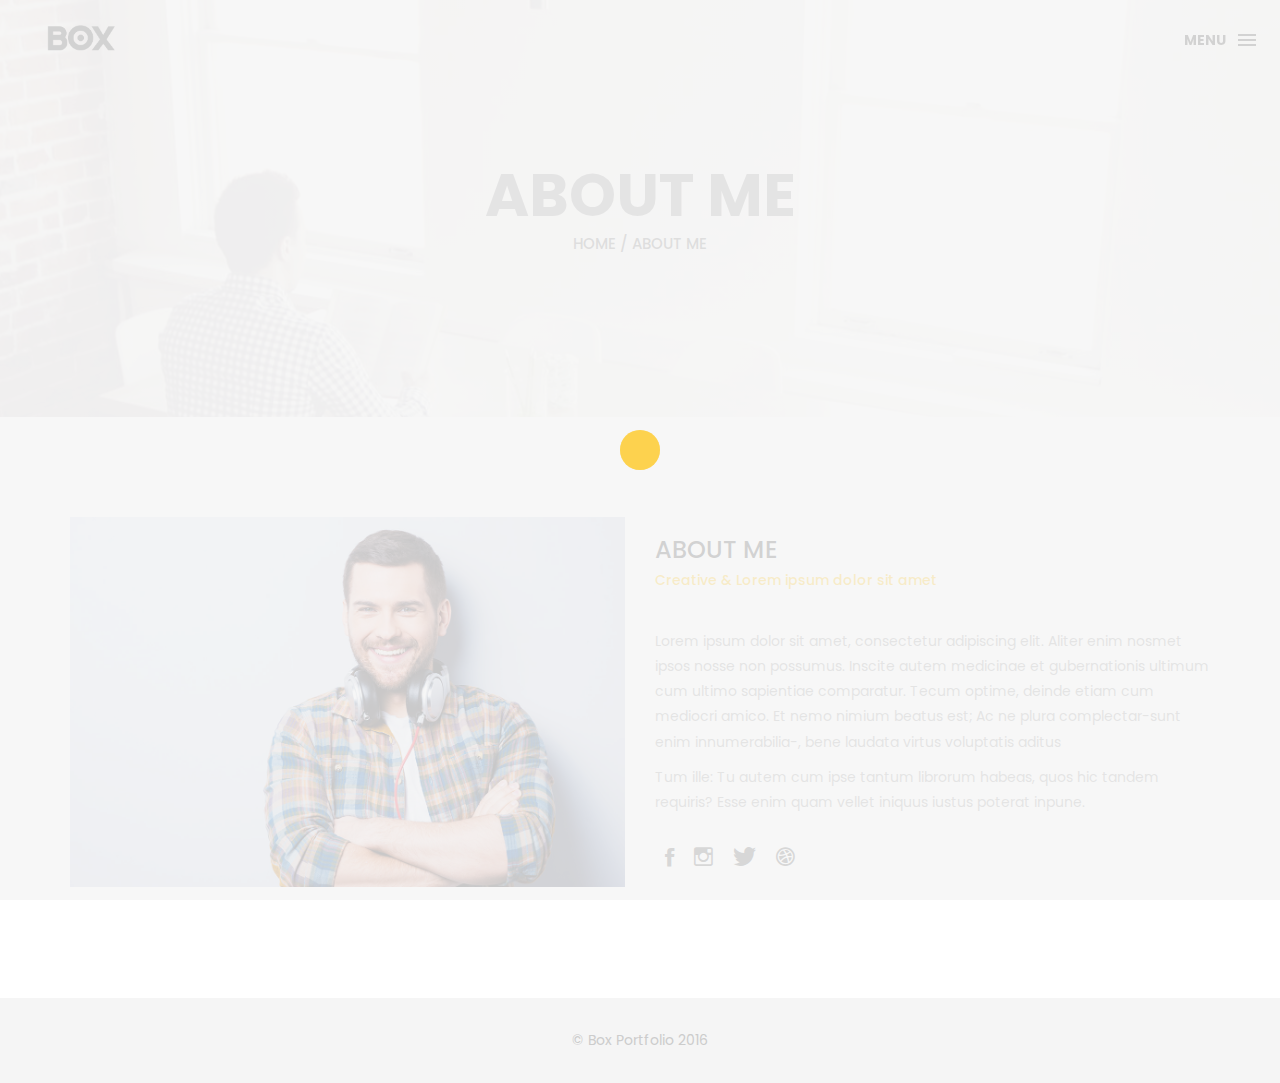
<file: about.html>
<!DOCTYPE html>
<html lang="en">

<head>
    <meta charset="utf-8">
    <meta http-equiv="X-UA-Compatible" content="IE=edge">
    <meta name="viewport" content="width=device-width, initial-scale=1">
    <!-- The above 3 meta tags *must* come first in the head; any other head content must come *after* these tags -->
    <title>Box personal portfolio Template</title>
    <link rel="icon" href="img/fav.png" type="image/x-icon">

    <!-- Bootstrap -->
    <link href="css/bootstrap.min.css" rel="stylesheet">
    <link href="ionicons/css/ionicons.min.css" rel="stylesheet">

    <!-- main css -->
    <link href="css/style.css" rel="stylesheet">


    <!-- modernizr -->
    <script src="js/modernizr.js"></script>

    <!-- HTML5 shim and Respond.js for IE8 support of HTML5 elements and media queries -->
    <!-- WARNING: Respond.js doesn't work if you view the page via file:// -->
    <!--[if lt IE 9]>
      <script src="https://oss.maxcdn.com/html5shiv/3.7.2/html5shiv.min.js"></script>
      <script src="https://oss.maxcdn.com/respond/1.4.2/respond.min.js"></script>
    <![endif]-->
</head>

<body>

    <!-- Preloader -->
    <div id="preloader">
        <div class="pre-container">
            <div class="spinner">
                <div class="double-bounce1"></div>
                <div class="double-bounce2"></div>
            </div>
        </div>
    </div>
    <!-- end Preloader -->

    <div class="container-fluid">
        <!-- box-header -->
        <header class="box-header">
            <div class="box-logo">
                <a href="index.html"><img src="img/logo.png" width="80" alt="Logo"></a>
            </div>
            <!-- box-nav -->
            <a class="box-primary-nav-trigger" href="#0">
                <span class="box-menu-text">Menu</span><span class="box-menu-icon"></span>
            </a>
        </header>
        <!-- end box-header -->

        <!-- nav -->
        <nav>
            <ul class="box-primary-nav">
                <li class="box-label">About me</li>

                <li><a href="index.html">Intro</a></li>
                <li><a href="about.html">About me</a> <i class="ion-ios-circle-filled color"></i></li>
                <li><a href="services.html">services</a></li>
                <li><a href="portfolio.html">portfolio</a></li>
                <li><a href="contact.html">contact me</a></li>

                <li class="box-label">Follow me</li>

                <li class="box-social"><a href="#0"><i class="ion-social-facebook"></i></a></li>
                <li class="box-social"><a href="#0"><i class="ion-social-instagram-outline"></i></a></li>
                <li class="box-social"><a href="#0"><i class="ion-social-twitter"></i></a></li>
                <li class="box-social"><a href="#0"><i class="ion-social-dribbble"></i></a></li>
            </ul>
        </nav>
        <!-- end nav -->
    </div>

    <!-- Top bar -->
    <div class="top-bar">
        <h1>About Me</h1>
        <p><a href="#">Home</a> / About me</p>
    </div>
    <!-- end Top bar -->

    <!-- Main container -->
    <div class="container main-container clearfix">
        <div class="col-md-6">
            <img src="img/02.jpg" class="img-responsive" alt="" />
        </div>
        <div class="col-md-6">
            <h3 class="uppercase">About Me </h3>
            <h5>Creative & Lorem ipsum dolor sit amet</h5>
            <div class="h-30"></div>
            <p>Lorem ipsum dolor sit amet, consectetur adipiscing elit. Aliter enim nosmet ipsos nosse non possumus. Inscite autem medicinae et gubernationis ultimum cum ultimo sapientiae comparatur. Tecum optime, deinde etiam cum mediocri amico. Et nemo nimium beatus est; Ac ne plura complectar-sunt enim innumerabilia-, bene laudata virtus voluptatis aditus </p>

            <p>Tum ille: Tu autem cum ipse tantum librorum habeas, quos hic tandem requiris? Esse enim quam vellet iniquus iustus poterat inpune. </p>
            <div class="h-10"></div>
            <ul class="social-ul">
                <li class="box-social"><a href="#0"><i class="ion-social-facebook"></i></a></li>
                <li class="box-social"><a href="#0"><i class="ion-social-instagram-outline"></i></a></li>
                <li class="box-social"><a href="#0"><i class="ion-social-twitter"></i></a></li>
                <li class="box-social"><a href="#0"><i class="ion-social-dribbble"></i></a></li>
            </ul>


        </div>
    </div>
    <!-- end Main container -->


    <!-- footer -->
    <footer>
        <div class="container-fluid">
            <p class="copyright">© Box Portfolio 2016</p>
        </div>
    </footer>
    <!-- end footer -->

    <!-- back to top -->
    <a href="#0" class="cd-top"><i class="ion-android-arrow-up"></i></a>
    <!-- end back to top -->



    <!-- jQuery -->
    <script src="js/jquery-2.1.1.js"></script>
    <!--  plugins -->
    <script src="js/bootstrap.min.js"></script>
    <script src="js/menu.js"></script>
    <script src="js/animated-headline.js"></script>
    <script src="js/isotope.pkgd.min.js"></script>


    <!--  custom script -->
    <script src="js/custom.js"></script>
    
    <!-- google analytics  -->
    <script>
        (function (i, s, o, g, r, a, m) {
            i['GoogleAnalyticsObject'] = r;
            i[r] = i[r] || function () {
                (i[r].q = i[r].q || []).push(arguments)
            }, i[r].l = 1 * new Date();
            a = s.createElement(o),
                m = s.getElementsByTagName(o)[0];
            a.async = 1;
            a.src = g;
            m.parentNode.insertBefore(a, m)
        })(window, document, 'script', 'https://www.google-analytics.com/analytics.js', 'ga');

        ga('create', 'UA-76796224-1', 'auto');
        ga('send', 'pageview');
    </script>

</body>

</html>
</file>
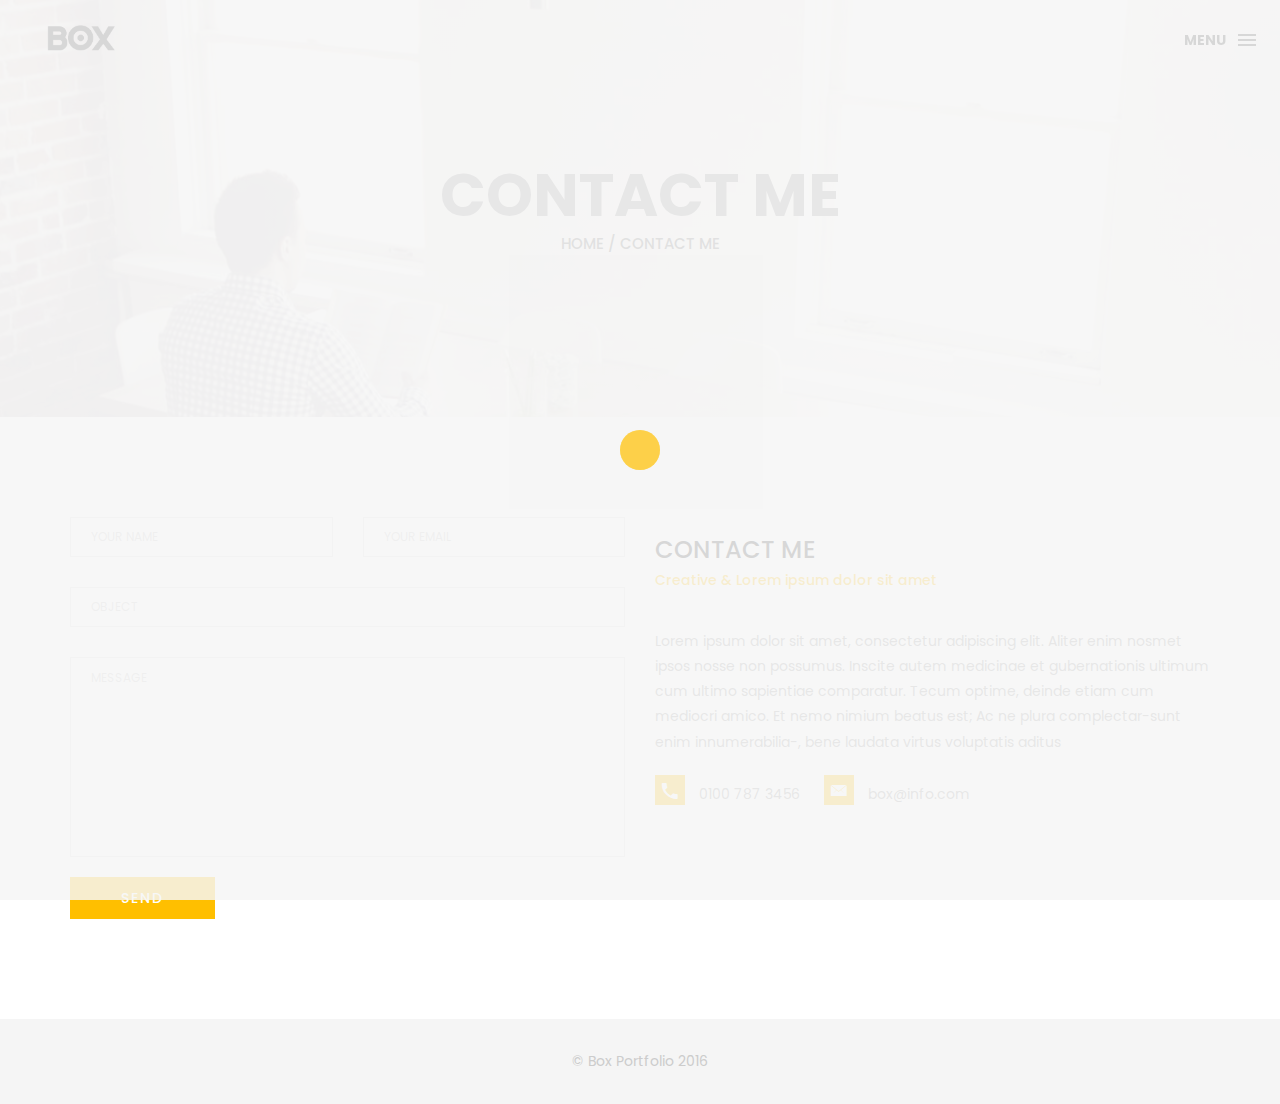
<file: contact.html>
<!DOCTYPE html>
<html lang="en">

<head>
    <meta charset="utf-8">
    <meta http-equiv="X-UA-Compatible" content="IE=edge">
    <meta name="viewport" content="width=device-width, initial-scale=1">
    <!-- The above 3 meta tags *must* come first in the head; any other head content must come *after* these tags -->
    <title>Box personal portfolio Template</title>

    <!-- Bootstrap -->
    <link href="css/bootstrap.min.css" rel="stylesheet">
    <link href="ionicons/css/ionicons.min.css" rel="stylesheet">
    <link rel="icon" href="img/fav.png" type="image/x-icon">

    <!-- main css -->
    <link href="css/style.css" rel="stylesheet">


    <!-- modernizr -->
    <script src="js/modernizr.js"></script>

    <!-- HTML5 shim and Respond.js for IE8 support of HTML5 elements and media queries -->
    <!-- WARNING: Respond.js doesn't work if you view the page via file:// -->
    <!--[if lt IE 9]>
      <script src="https://oss.maxcdn.com/html5shiv/3.7.2/html5shiv.min.js"></script>
      <script src="https://oss.maxcdn.com/respond/1.4.2/respond.min.js"></script>
    <![endif]-->
</head>

<body>

    <!-- Preloader -->
    <div id="preloader">
        <div class="pre-container">
            <div class="spinner">
                <div class="double-bounce1"></div>
                <div class="double-bounce2"></div>
            </div>
        </div>
    </div>
    <!-- end Preloader -->

    <div class="container-fluid">
        <!-- box-header -->
        <header class="box-header">
            <div class="box-logo">
                <a href="index.html"><img src="img/logo.png" width="80" alt="Logo"></a>
            </div>
            <!-- box-nav -->
            <a class="box-primary-nav-trigger" href="#0">
                <span class="box-menu-text">Menu</span><span class="box-menu-icon"></span>
            </a>
            <!-- box-primary-nav-trigger -->
        </header>
        <!-- end box-header -->

        <!-- nav -->
        <nav>
            <ul class="box-primary-nav">
                <li class="box-label">About me</li>

                <li><a href="index.html">Intro</a></li>
                <li><a href="about.html">About me</a></li>
                <li><a href="services.html">services</a></li>
                <li><a href="portfolio.html">portfolio</a></li>
                <li><a href="contact.html">contact me</a> <i class="ion-ios-circle-filled color"></i></li>



                <li class="box-label">Follow me</li>

                <li class="box-social"><a href="#0"><i class="ion-social-facebook"></i></a></li>
                <li class="box-social"><a href="#0"><i class="ion-social-instagram-outline"></i></a></li>
                <li class="box-social"><a href="#0"><i class="ion-social-twitter"></i></a></li>
                <li class="box-social"><a href="#0"><i class="ion-social-dribbble"></i></a></li>
            </ul>
        </nav>
        <!-- end nav -->

    </div>

    <!-- top bar -->
    <div class="top-bar">
        <h1>contact Me</h1>
        <p><a href="#">Home</a> / Contact Me</p>
    </div>
    <!-- end top bar -->

    <!-- main-container -->
    <div class="container main-container">
        <div class="col-md-6">
            <form action="#" method="post">
                <div class="row">
                    <div class="col-md-6">
                        <div class="input-contact">
                            <input type="text" name="name">
                            <span>your name</span>
                        </div>
                    </div>
                    <div class="col-md-6">
                        <div class="input-contact">
                            <input type="text" name="email">
                            <span>your email</span>
                        </div>
                    </div>
                    <div class="col-md-12">
                        <div class="input-contact">
                            <input type="text" name="object">
                            <span>object</span>
                        </div>
                    </div>
                    <div class="col-md-12">
                        <div class="textarea-contact">
                            <textarea name="message"></textarea>
                            <span>message</span>
                        </div>
                    </div>
                    <div class="col-md-12">
                        <a href="#" class="btn btn-box">Send</a>
                    </div>
                </div>
            </form>
        </div>

        <div class="col-md-6">
            <h3 class="text-uppercase">contact me</h3>
            <h5>Creative & Lorem ipsum dolor sit amet</h5>
            <div class="h-30"></div>
            <p>Lorem ipsum dolor sit amet, consectetur adipiscing elit. Aliter enim nosmet ipsos nosse non possumus. Inscite autem medicinae et gubernationis ultimum cum ultimo sapientiae comparatur. Tecum optime, deinde etiam cum mediocri amico. Et nemo nimium beatus est; Ac ne plura complectar-sunt enim innumerabilia-, bene laudata virtus voluptatis aditus </p>
            <div class="contact-info">
                <p><i class="ion-android-call"></i> 0100 787 3456</p>
                <p><i class="ion-ios-email"></i> box@info.com</p>
            </div>
        </div>


    </div>
    <!-- end main-container -->

    <!-- footer -->
    <footer>
        <div class="container-fluid">
            <p class="copyright">© Box Portfolio 2016</p>
        </div>
    </footer>
    <!-- end footer -->

    <!-- back to top -->
    <a href="#0" class="cd-top"><i class="ion-android-arrow-up"></i></a>
    <!-- end back to top -->



    <!-- jQuery -->
    <script src="js/jquery-2.1.1.js"></script>
    <!--  plugins -->
    <script src="js/bootstrap.min.js"></script>
    <script src="js/menu.js"></script>
    <script src="js/animated-headline.js"></script>
    <script src="js/isotope.pkgd.min.js"></script>


    <!--  custom script -->
    <script src="js/custom.js"></script>
    
    <!-- google analytics  -->
    <script>
        (function (i, s, o, g, r, a, m) {
            i['GoogleAnalyticsObject'] = r;
            i[r] = i[r] || function () {
                (i[r].q = i[r].q || []).push(arguments)
            }, i[r].l = 1 * new Date();
            a = s.createElement(o),
                m = s.getElementsByTagName(o)[0];
            a.async = 1;
            a.src = g;
            m.parentNode.insertBefore(a, m)
        })(window, document, 'script', 'https://www.google-analytics.com/analytics.js', 'ga');

        ga('create', 'UA-76796224-1', 'auto');
        ga('send', 'pageview');
    </script>

</body>

</html>
</file>
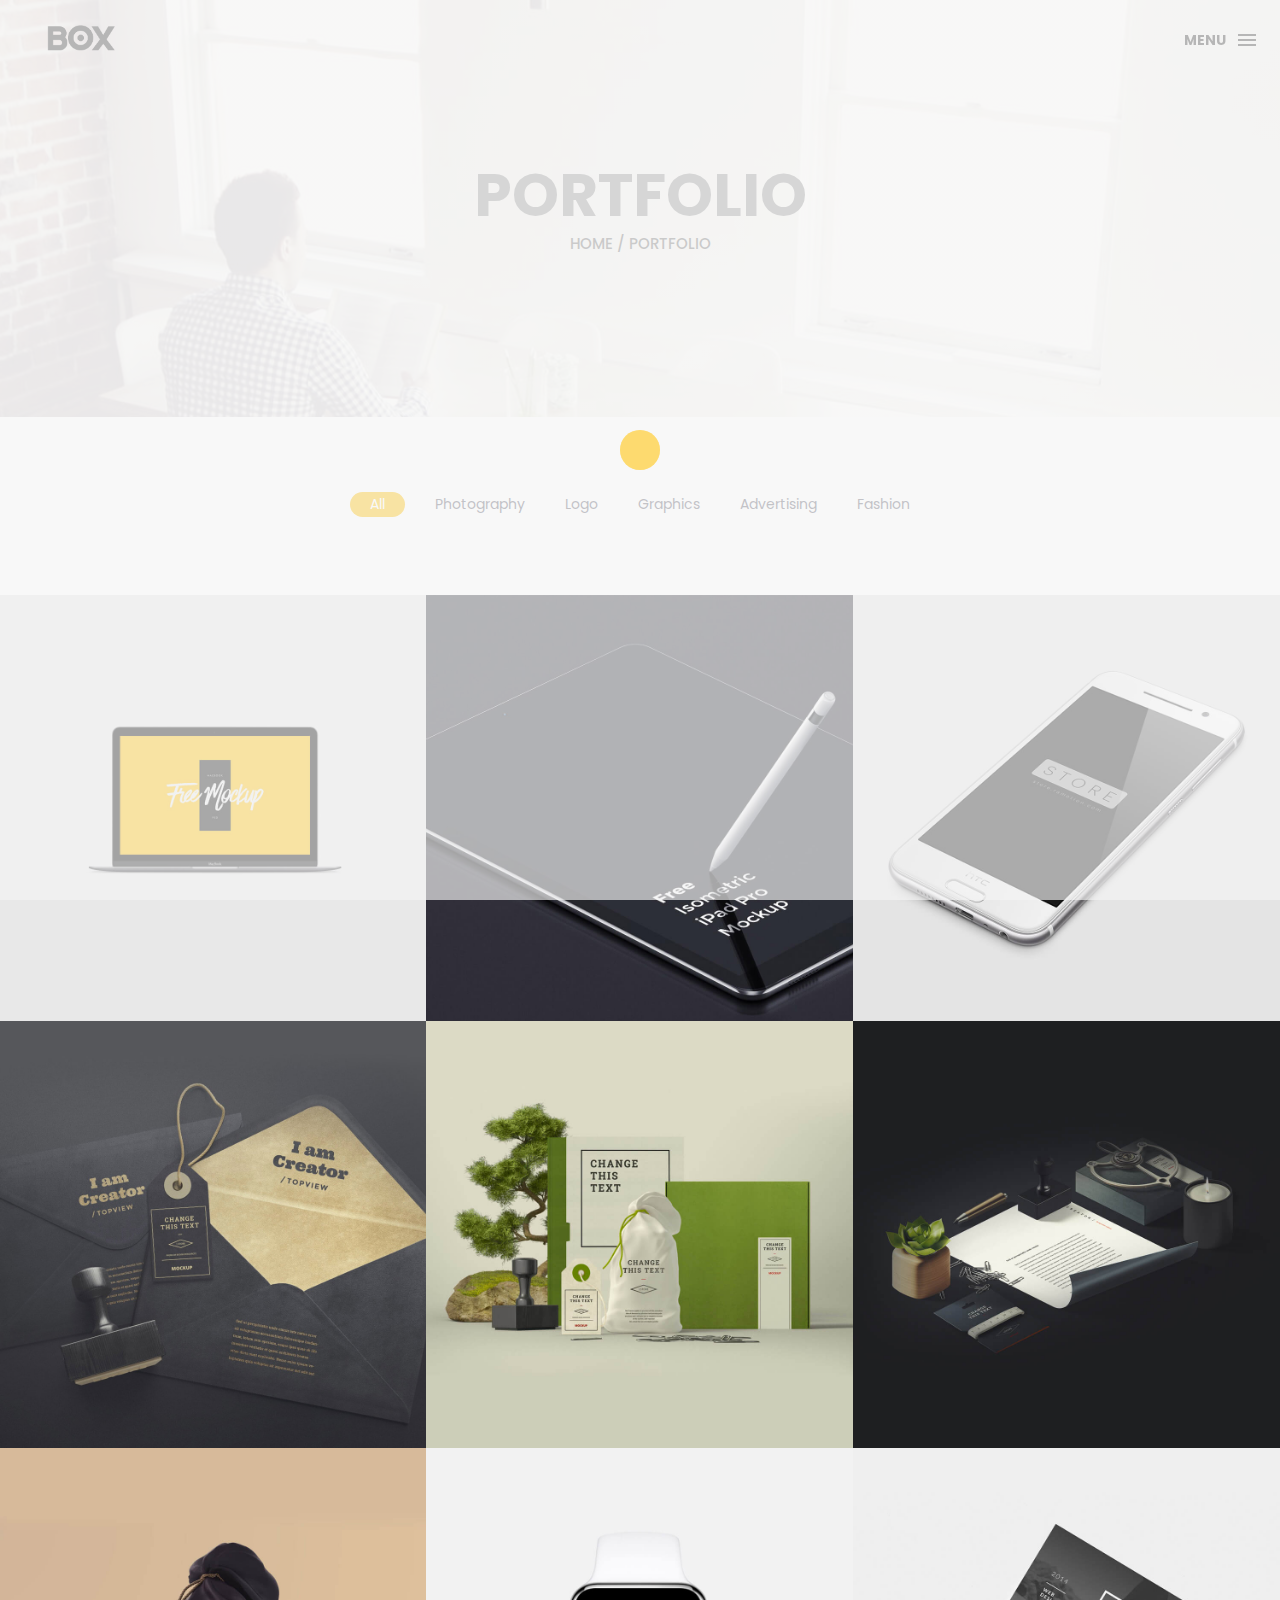
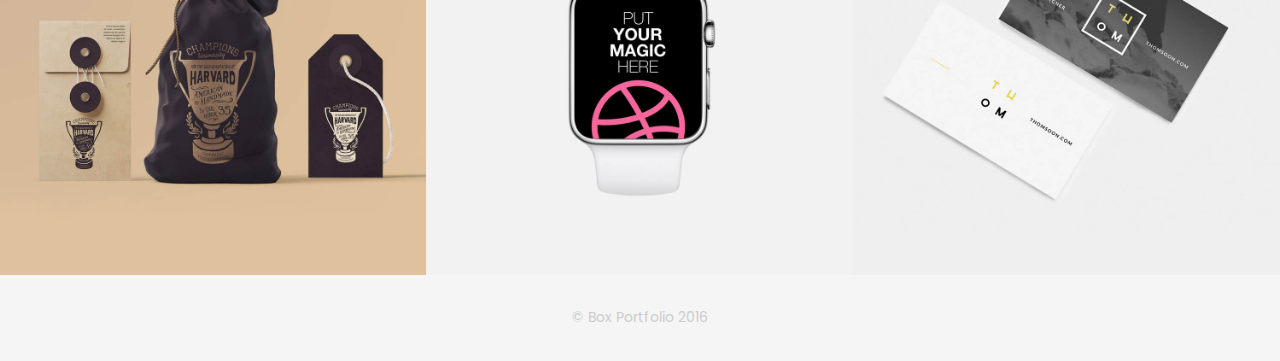
<file: portfolio.html>
<!DOCTYPE html>
<html lang="en">

<head>
    <meta charset="utf-8">
    <meta http-equiv="X-UA-Compatible" content="IE=edge">
    <meta name="viewport" content="width=device-width, initial-scale=1">
    <!-- The above 3 meta tags *must* come first in the head; any other head content must come *after* these tags -->
    <title>Box personal portfolio Template</title>
    <link rel="icon" href="img/fav.png" type="image/x-icon">

    <!-- Bootstrap -->
    <link href="css/bootstrap.min.css" rel="stylesheet">
    <link href="ionicons/css/ionicons.min.css" rel="stylesheet">

    <!-- main css -->
    <link href="css/style.css" rel="stylesheet">


    <!-- modernizr -->
    <script src="js/modernizr.js"></script>

    <!-- HTML5 shim and Respond.js for IE8 support of HTML5 elements and media queries -->
    <!-- WARNING: Respond.js doesn't work if you view the page via file:// -->
    <!--[if lt IE 9]>
      <script src="https://oss.maxcdn.com/html5shiv/3.7.2/html5shiv.min.js"></script>
      <script src="https://oss.maxcdn.com/respond/1.4.2/respond.min.js"></script>
    <![endif]-->
</head>

<body>

    <!-- Preloader -->
    <div id="preloader">
        <div class="pre-container">
            <div class="spinner">
                <div class="double-bounce1"></div>
                <div class="double-bounce2"></div>
            </div>
        </div>
    </div>
    <!-- end Preloader -->

    <div class="container-fluid">
        <!-- box-header -->
        <header class="box-header">
            <div class="box-logo">
                <a href="index.html"><img src="img/logo.png" width="80" alt="Logo"></a>
            </div>
            <!-- box-nav -->
            <a class="box-primary-nav-trigger" href="#0">
                <span class="box-menu-text">Menu</span><span class="box-menu-icon"></span>
            </a>
        </header>
        <!-- end box-header -->

        <!-- nav -->
        <nav>
            <ul class="box-primary-nav">
                <li class="box-label">About me</li>

                <li><a href="index.html">Intro</a></li>
                <li><a href="about.html">About me</a></li>
                <li><a href="services.html">services</a></li>
                <li><a href="portfolio.html">portfolio</a> <i class="ion-ios-circle-filled color"></i></li>
                <li><a href="contact.html">contact me</a></li>

                <li class="box-label">Follow me</li>

                <li class="box-social"><a href="#0"><i class="ion-social-facebook"></i></a></li>
                <li class="box-social"><a href="#0"><i class="ion-social-instagram-outline"></i></a></li>
                <li class="box-social"><a href="#0"><i class="ion-social-twitter"></i></a></li>
                <li class="box-social"><a href="#0"><i class="ion-social-dribbble"></i></a></li>
            </ul>
        </nav>
        <!-- end nav -->
    </div>

    <!-- top bar -->
    <div class="top-bar">
        <h1>portfolio</h1>
        <p><a href="#">Home</a> / Portfolio</p>
    </div>
    <!-- end top bar -->

    <!-- main container -->
    <div class="main-container portfolio-inner clearfix">
        <!-- portfolio div -->
        <div class="portfolio-div">
            <div class="portfolio">
                <!-- portfolio_filter -->
                <div class="categories-grid wow fadeInLeft">
                    <nav class="categories text-center">
                        <ul class="portfolio_filter">
                            <li><a href="" class="active" data-filter="*">All</a></li>
                            <li><a href="" data-filter=".photography">Photography</a></li>
                            <li><a href="" data-filter=".logo">Logo</a></li>
                            <li><a href="" data-filter=".graphics">Graphics</a></li>
                            <li><a href="" data-filter=".ads">Advertising</a></li>
                            <li><a href="" data-filter=".fashion">Fashion</a></li>
                        </ul>
                    </nav>
                </div>
                <!-- portfolio_filter -->

                <!-- portfolio_container -->
                <div class="no-padding portfolio_container clearfix">
                    <!-- single work -->
                    <div class="col-md-4 col-sm-6  fashion logo">
                        <a href="single-project.html" class="portfolio_item">
                            <img src="img/portfolio/01.jpg" alt="image" class="img-responsive" />
                            <div class="portfolio_item_hover">
                                <div class="portfolio-border clearfix">
                                    <div class="item_info">
                                        <span>Mockups in seconds</span>
                                        <em>Fashion / Logo</em>
                                    </div>
                                </div>
                            </div>
                        </a>
                    </div>
                    <!-- end single work -->

                    <!-- single work -->
                    <div class="col-md-4 col-sm-6 ads graphics">
                        <a href="single-project.html" class="portfolio_item">
                            <img src="img/portfolio/03.jpg" alt="image" class="img-responsive" />
                            <div class="portfolio_item_hover">
                                <div class="portfolio-border clearfix">
                                    <div class="item_info">
                                        <span>Floating mockups</span>
                                        <em>Ads / Graphics</em>
                                    </div>
                                </div>
                            </div>
                        </a>
                    </div>
                    <!-- end single work -->

                    <!-- single work -->
                    <div class="col-md-4 col-sm-12 photography">
                        <a href="single-project.html" class="portfolio_item">
                            <img src="img/portfolio/02.jpg" alt="image" class="img-responsive" />
                            <div class="portfolio_item_hover">
                                <div class="portfolio-border clearfix">
                                    <div class="item_info">
                                        <span>Photorealistic smartwatch</span>
                                        <em>Photography</em>
                                    </div>
                                </div>
                            </div>
                        </a>
                    </div>
                    <!-- end single work -->

                    <!-- single work -->
                    <div class="col-md-4 col-sm-6 fashion ads">
                        <a href="single-project.html" class="portfolio_item">
                            <img src="img/portfolio/04.jpg" alt="image" class="img-responsive" />
                            <div class="portfolio_item_hover">
                                <div class="portfolio-border clearfix">
                                    <div class="item_info">
                                        <span>Held by hands</span>
                                        <em>Fashion / Ads</em>
                                    </div>
                                </div>
                            </div>
                        </a>
                    </div>
                    <!-- end single work -->

                    <!-- single work -->
                    <div class="col-md-4 col-sm-6 graphics ads">
                        <a href="single-project.html" class="portfolio_item">
                            <img src="img/portfolio/05.jpg" alt="image" class="img-responsive" />
                            <div class="portfolio_item_hover">
                                <div class="portfolio-border clearfix">
                                    <div class="item_info">
                                        <span>Mobile devices</span>
                                        <em>Graphics / Ads</em>
                                    </div>
                                </div>
                            </div>
                        </a>
                    </div>
                    <!-- end single work -->

                    <!-- single work -->
                    <div class="col-md-4 col-sm-12 photography">
                        <a href="single-project.html" class="portfolio_item">
                            <img src="img/portfolio/010.jpg" alt="image" class="img-responsive" />
                            <div class="portfolio_item_hover">
                                <div class="portfolio-border clearfix">
                                    <div class="item_info">
                                        <span>Photorealistic smartwatch</span>
                                        <em>Photography</em>
                                    </div>
                                </div>
                            </div>
                        </a>
                    </div>
                    <!-- end single work -->

                    <!-- single work -->
                    <div class="col-md-4 col-sm-6 graphics ads">
                        <a href="single-project.html" class="portfolio_item">
                            <img src="img/portfolio/06.jpg" alt="image" class="img-responsive" />
                            <div class="portfolio_item_hover">
                                <div class="portfolio-border clearfix">
                                    <div class="item_info">
                                        <span>Mobile devices</span>
                                        <em>Graphics / Ads</em>
                                    </div>
                                </div>
                            </div>
                        </a>
                    </div>
                    <!-- end single work -->

                    <!-- single work -->
                    <div class="col-md-4 col-sm-6 graphics ads">
                        <a href="single-project.html" class="portfolio_item">
                            <img src="img/portfolio/07.jpg" alt="image" class="img-responsive" />
                            <div class="portfolio_item_hover">
                                <div class="portfolio-border clearfix">
                                    <div class="item_info">
                                        <span>Mobile devices</span>
                                        <em>Graphics / Ads</em>
                                    </div>
                                </div>
                            </div>
                        </a>
                    </div>
                    <!-- end single work -->

                    <!-- single work -->
                    <div class="col-md-4 col-sm-6 graphics ads">
                        <a href="single-project.html" class="portfolio_item">
                            <img src="img/portfolio/08.jpg" alt="image" class="img-responsive" />
                            <div class="portfolio_item_hover">
                                <div class="portfolio-border clearfix">
                                    <div class="item_info">
                                        <span>Mobile devices</span>
                                        <em>Graphics / Ads</em>
                                    </div>
                                </div>
                            </div>
                        </a>
                    </div>
                    <!-- end single work -->

                </div>
                <!-- end portfolio_container -->
            </div>
            <!-- portfolio -->
        </div>
        <!-- end portfolio div -->
    </div>
    <!-- end main container -->


    <!-- footer -->
    <footer>
        <div class="container-fluid">
            <p class="copyright">© Box Portfolio 2016</p>
        </div>
    </footer>
    <!-- end footer -->

    <!-- back to top -->
    <a href="#0" class="cd-top"><i class="ion-android-arrow-up"></i></a>
    <!-- end back to top -->




    <!-- jQuery -->
    <script src="js/jquery-2.1.1.js"></script>
    <!--  plugins -->
    <script src="js/bootstrap.min.js"></script>
    <script src="js/menu.js"></script>
    <script src="js/animated-headline.js"></script>
    <script src="js/isotope.pkgd.min.js"></script>


    <!--  custom script -->
    <script src="js/custom.js"></script>
    
    <!-- google analytics  -->
    <script>
        (function (i, s, o, g, r, a, m) {
            i['GoogleAnalyticsObject'] = r;
            i[r] = i[r] || function () {
                (i[r].q = i[r].q || []).push(arguments)
            }, i[r].l = 1 * new Date();
            a = s.createElement(o),
                m = s.getElementsByTagName(o)[0];
            a.async = 1;
            a.src = g;
            m.parentNode.insertBefore(a, m)
        })(window, document, 'script', 'https://www.google-analytics.com/analytics.js', 'ga');

        ga('create', 'UA-76796224-1', 'auto');
        ga('send', 'pageview');
    </script>

</body>

</html>
</file>
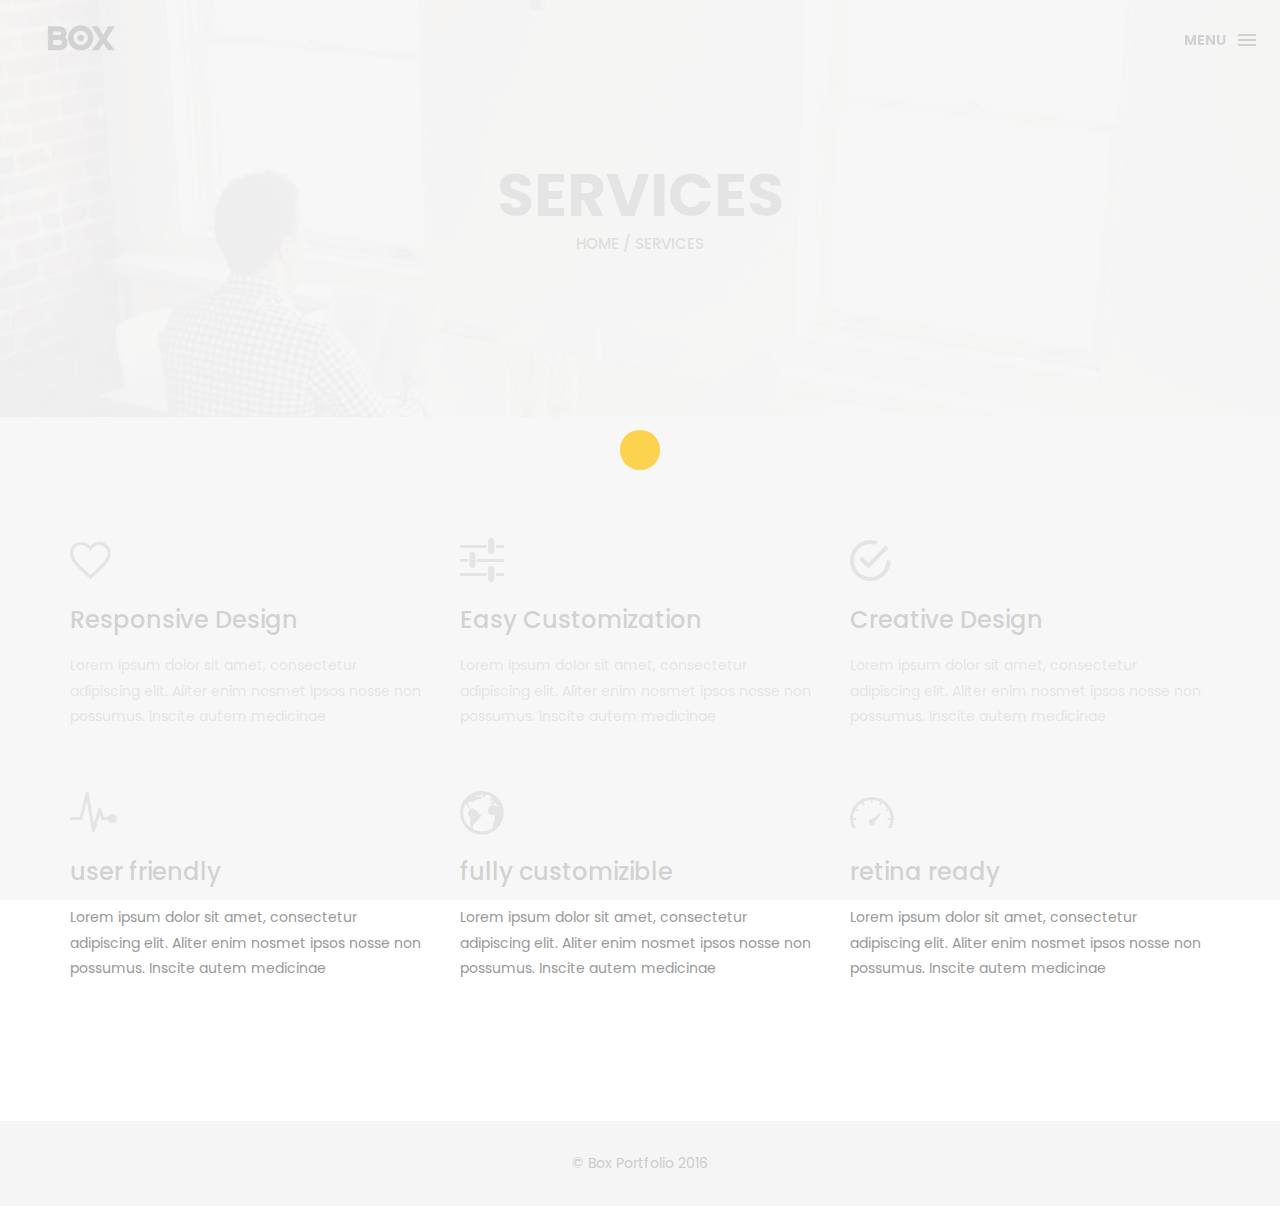
<file: services.html>
<!DOCTYPE html>
<html lang="en">

<head>
    <meta charset="utf-8">
    <meta http-equiv="X-UA-Compatible" content="IE=edge">
    <meta name="viewport" content="width=device-width, initial-scale=1">
    <!-- The above 3 meta tags *must* come first in the head; any other head content must come *after* these tags -->
    <title>Box personal portfolio Template</title>
    <link rel="icon" href="img/fav.png" type="image/x-icon">

    <!-- Bootstrap -->
    <link href="css/bootstrap.min.css" rel="stylesheet">
    <link href="ionicons/css/ionicons.min.css" rel="stylesheet">

    <!-- main css -->
    <link href="css/style.css" rel="stylesheet">


    <!-- modernizr -->
    <script src="js/modernizr.js"></script>

    <!-- HTML5 shim and Respond.js for IE8 support of HTML5 elements and media queries -->
    <!-- WARNING: Respond.js doesn't work if you view the page via file:// -->
    <!--[if lt IE 9]>
      <script src="https://oss.maxcdn.com/html5shiv/3.7.2/html5shiv.min.js"></script>
      <script src="https://oss.maxcdn.com/respond/1.4.2/respond.min.js"></script>
    <![endif]-->
</head>

<body>

    <!-- Preloader -->
    <div id="preloader">
        <div class="pre-container">
            <div class="spinner">
                <div class="double-bounce1"></div>
                <div class="double-bounce2"></div>
            </div>
        </div>
    </div>
    <!-- end Preloader -->

    <div class="container-fluid">
        <!-- box header -->
        <header class="box-header">
            <div class="box-logo">
                <a href="index.html"><img src="img/logo.png" width="80" alt="Logo"></a>
            </div>
            <!-- box-nav -->
            <a class="box-primary-nav-trigger" href="#0">
                <span class="box-menu-text">Menu</span><span class="box-menu-icon"></span>
            </a>
            <!-- box-primary-nav-trigger -->
        </header>
        <!-- end box header -->

        <!-- nav -->
        <nav>
            <ul class="box-primary-nav">
                <li class="box-label">About me</li>

                <li><a href="index.html">Intro</a></li>
                <li><a href="about.html">About me</a></li>
                <li><a href="services.html">services</a> <i class="ion-ios-circle-filled color"></i></li>
                <li><a href="portfolio.html">portfolio</a></li>
                <li><a href="contact.html">contact me</a></li>



                <li class="box-label">Follow me</li>

                <li class="box-social"><a href="#0"><i class="ion-social-facebook"></i></a></li>
                <li class="box-social"><a href="#0"><i class="ion-social-instagram-outline"></i></a></li>
                <li class="box-social"><a href="#0"><i class="ion-social-twitter"></i></a></li>
                <li class="box-social"><a href="#0"><i class="ion-social-dribbble"></i></a></li>
            </ul>
        </nav>
        <!-- end nav -->
    </div>

    <!-- top bar -->
    <div class="top-bar">
        <h1>services</h1>
        <p><a href="#">Home</a> / Services</p>
    </div>
    <!-- end top bar -->

    <div class="container main-container">
        <div class="clearfix">

            <!-- service-box -->
            <div class="col-md-4 service-box">
                <i class="ion-android-favorite-outline size-50"></i>
                <h3>Responsive Design</h3>
                <div class="h-10"></div>
                <p>Lorem ipsum dolor sit amet, consectetur adipiscing elit. Aliter enim nosmet ipsos nosse non possumus. Inscite autem medicinae </p>
            </div>
            <!-- end service-box -->

            <!-- service-box -->
            <div class="col-md-4 service-box">
                <i class="ion-android-options size-50"></i>
                <h3>Easy Customization</h3>
                <div class="h-10"></div>
                <p>Lorem ipsum dolor sit amet, consectetur adipiscing elit. Aliter enim nosmet ipsos nosse non possumus. Inscite autem medicinae </p>
            </div>
            <!-- end service-box -->

            <!-- service-box -->
            <div class="col-md-4  service-box">
                <i class="ion-android-checkmark-circle size-50"></i>
                <h3>Creative Design</h3>
                <div class="h-10"></div>
                <p>Lorem ipsum dolor sit amet, consectetur adipiscing elit. Aliter enim nosmet ipsos nosse non possumus. Inscite autem medicinae </p>
            </div>
            <!-- end service-box -->

            <!-- service-box -->
            <div class="col-md-4  service-box">
                <i class="ion-ios-pulse-strong size-50"></i>
                <h3>user friendly</h3>
                <div class="h-10"></div>
                <p>Lorem ipsum dolor sit amet, consectetur adipiscing elit. Aliter enim nosmet ipsos nosse non possumus. Inscite autem medicinae </p>
            </div>
            <!-- end service-box -->

            <!-- service-box -->
            <div class="col-md-4  service-box">
                <i class="ion-earth size-50"></i>
                <h3>fully customizible</h3>
                <div class="h-10"></div>
                <p>Lorem ipsum dolor sit amet, consectetur adipiscing elit. Aliter enim nosmet ipsos nosse non possumus. Inscite autem medicinae </p>
            </div>
            <!-- end service-box -->

            <!-- service-box -->
            <div class="col-md-4  service-box">
                <i class="ion-speedometer size-50"></i>
                <h3>retina ready</h3>
                <div class="h-10"></div>
                <p>Lorem ipsum dolor sit amet, consectetur adipiscing elit. Aliter enim nosmet ipsos nosse non possumus. Inscite autem medicinae </p>
            </div>
            <!-- end service-box -->

        </div>
    </div>


    <!-- footer -->
    <footer>
        <div class="container-fluid">
            <p class="copyright">© Box Portfolio 2016</p>
        </div>
    </footer>
    <!-- end footer -->

    <!-- back to top -->
    <a href="#0" class="cd-top"><i class="ion-android-arrow-up"></i></a>
    <!-- end back to top -->



    <!-- jQuery -->
    <script src="js/jquery-2.1.1.js"></script>
    <!--  plugins -->
    <script src="js/bootstrap.min.js"></script>
    <script src="js/menu.js"></script>
    <script src="js/animated-headline.js"></script>
    <script src="js/isotope.pkgd.min.js"></script>


    <!--  custom script -->
    <script src="js/custom.js"></script>
    
    <!-- google analytics  -->
    <script>
        (function (i, s, o, g, r, a, m) {
            i['GoogleAnalyticsObject'] = r;
            i[r] = i[r] || function () {
                (i[r].q = i[r].q || []).push(arguments)
            }, i[r].l = 1 * new Date();
            a = s.createElement(o),
                m = s.getElementsByTagName(o)[0];
            a.async = 1;
            a.src = g;
            m.parentNode.insertBefore(a, m)
        })(window, document, 'script', 'https://www.google-analytics.com/analytics.js', 'ga');

        ga('create', 'UA-76796224-1', 'auto');
        ga('send', 'pageview');
    </script>

</body>

</html>
</file>
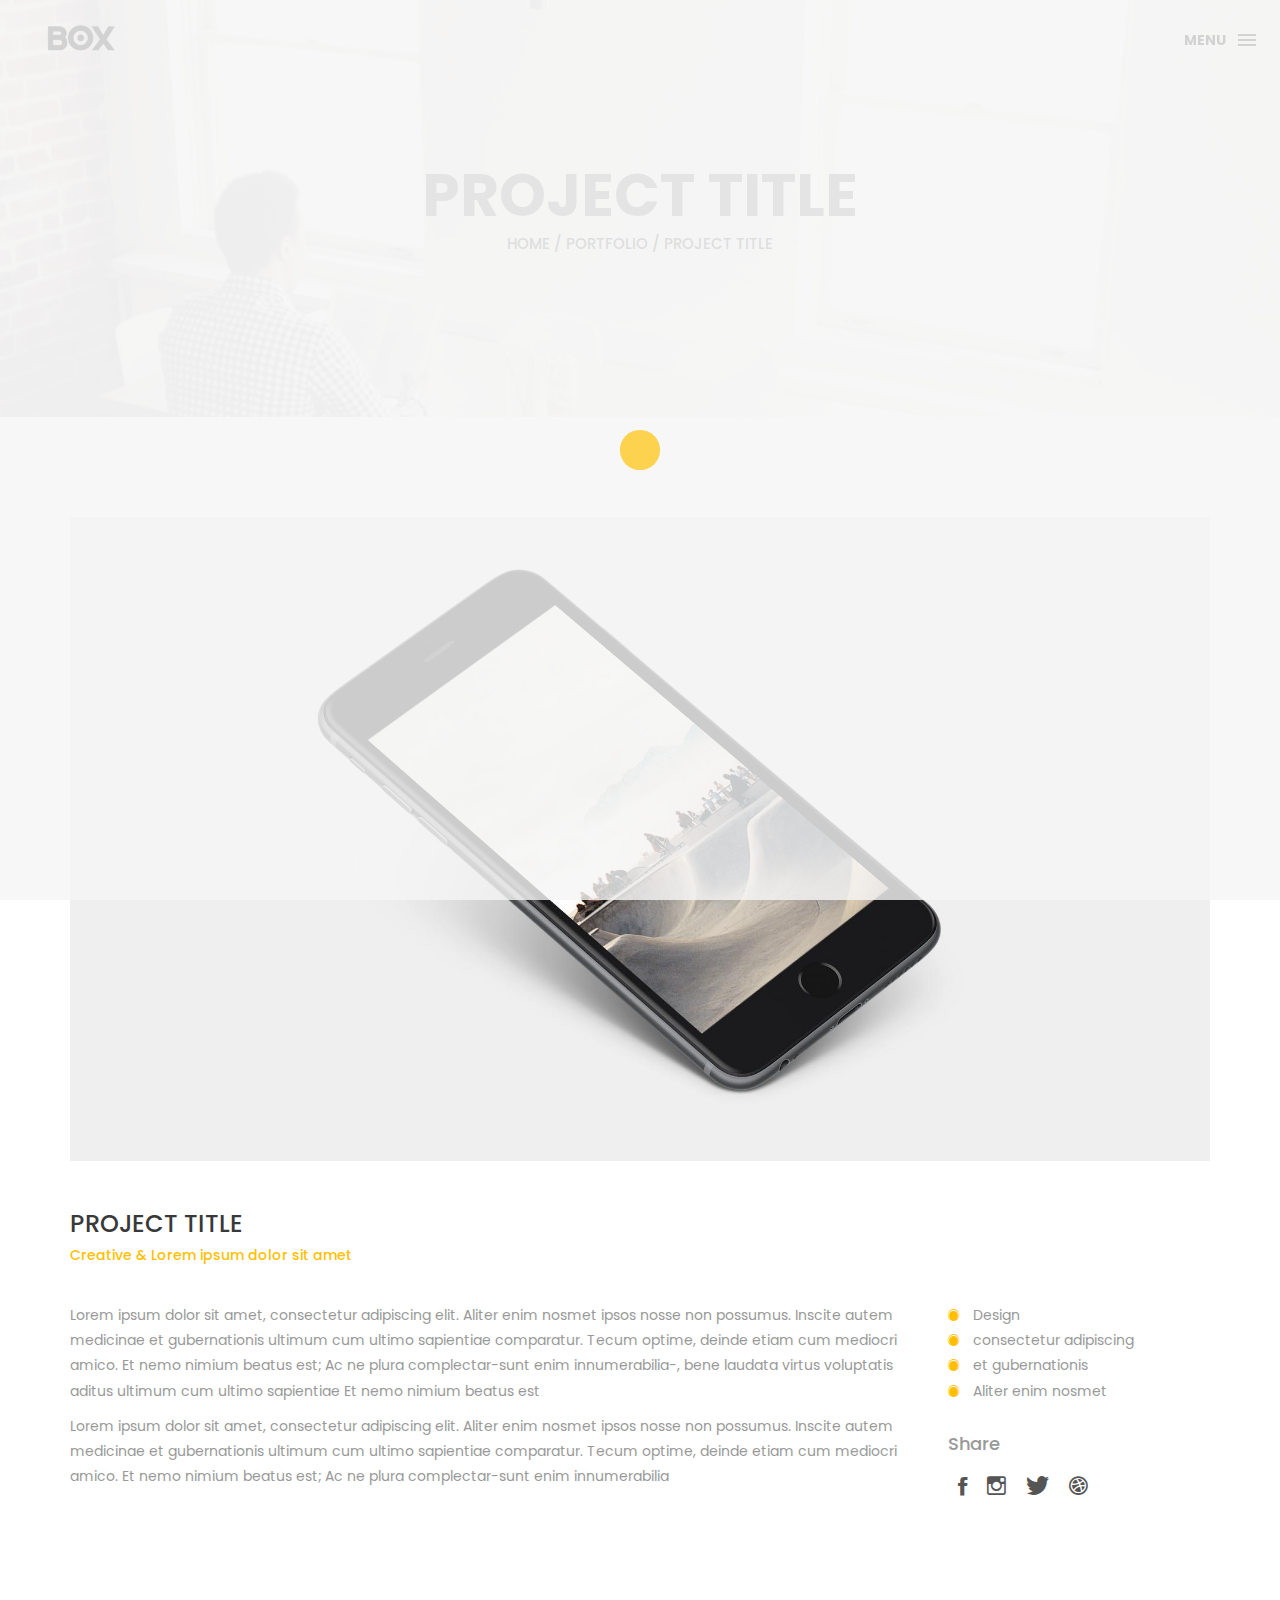
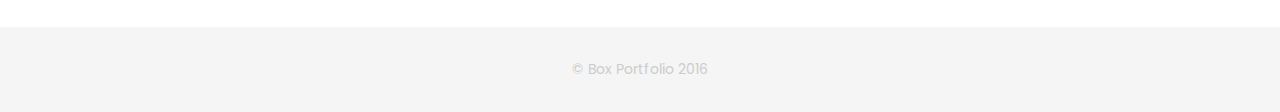
<file: single-project.html>
<!DOCTYPE html>
<html lang="en">

<head>
    <meta charset="utf-8">
    <meta http-equiv="X-UA-Compatible" content="IE=edge">
    <meta name="viewport" content="width=device-width, initial-scale=1">
    <!-- The above 3 meta tags *must* come first in the head; any other head content must come *after* these tags -->
    <title>Box personal portfolio Template</title>
    <link rel="icon" href="img/fav.png" type="image/x-icon">

    <!-- Bootstrap -->
    <link href="css/bootstrap.min.css" rel="stylesheet">
    <link href="ionicons/css/ionicons.min.css" rel="stylesheet">

    <!-- main css -->
    <link href="css/style.css" rel="stylesheet">


    <!-- modernizr -->
    <script src="js/modernizr.js"></script>

    <!-- HTML5 shim and Respond.js for IE8 support of HTML5 elements and media queries -->
    <!-- WARNING: Respond.js doesn't work if you view the page via file:// -->
    <!--[if lt IE 9]>
      <script src="https://oss.maxcdn.com/html5shiv/3.7.2/html5shiv.min.js"></script>
      <script src="https://oss.maxcdn.com/respond/1.4.2/respond.min.js"></script>
    <![endif]-->
</head>

<body>

    <!-- Preloader -->
    <div id="preloader">
        <div class="pre-container">
            <div class="spinner">
                <div class="double-bounce1"></div>
                <div class="double-bounce2"></div>
            </div>
        </div>
    </div>
    <!-- end Preloader -->

    <div class="container-fluid">
       <!-- box-header -->
        <header class="box-header">
            <div class="box-logo">
                <a href="index.html"><img src="img/logo.png" width="80" alt="Logo"></a>
            </div>
            <!-- box-nav -->
            <a class="box-primary-nav-trigger" href="#0">
                <span class="box-menu-text">Menu</span><span class="box-menu-icon"></span>
            </a>
            <!-- box-primary-nav-trigger -->
        </header>
        <!-- end box-header -->
        
        <!-- nav -->
        <nav>
            <ul class="box-primary-nav">
                <li class="box-label">About me</li>

                <li><a href="index.html">Intro</a></li>
                <li><a href="about.html">About me</a></li>
                <li><a href="services.html">services</a></li>
                <li><a href="portfolio.html">portfolio</a> <i class="ion-ios-circle-filled color"></i></li>
                <li><a href="contact.html">contact me</a></li>



                <li class="box-label">Follow me</li>

                <li class="box-social"><a href="#0"><i class="ion-social-facebook"></i></a></li>
                <li class="box-social"><a href="#0"><i class="ion-social-instagram-outline"></i></a></li>
                <li class="box-social"><a href="#0"><i class="ion-social-twitter"></i></a></li>
                <li class="box-social"><a href="#0"><i class="ion-social-dribbble"></i></a></li>
            </ul>
        </nav>
        <!-- end nav -->
    </div>
    
    <!-- top-bar -->
    <div class="top-bar">
        <h1>project title</h1>
        <p><a href="#">Home</a> / <a href="#">portfolio</a> / project title</p>
    </div>
    <!-- end top-bar -->
    
    <!-- main-container -->
    <div class="container main-container">
        <div class="col-md-12">
            <img src="img/portfolio/portfolio.jpg" alt="" class="img-responsive" />
            <div class="h-30"></div>
        </div>

        <div class="col-md-12">
            <h3 class="text-uppercase">project title</h3>
            <h5>Creative & Lorem ipsum dolor sit amet</h5>
            <div class="h-30"></div>
        </div>

        <div class="col-md-9">
            <p>Lorem ipsum dolor sit amet, consectetur adipiscing elit. Aliter enim nosmet ipsos nosse non possumus. Inscite autem medicinae et gubernationis ultimum cum ultimo sapientiae comparatur. Tecum optime, deinde etiam cum mediocri amico. Et nemo nimium beatus est; Ac ne plura complectar-sunt enim innumerabilia-, bene laudata virtus voluptatis aditus ultimum cum ultimo sapientiae Et nemo nimium beatus est </p>

            <p>Lorem ipsum dolor sit amet, consectetur adipiscing elit. Aliter enim nosmet ipsos nosse non possumus. Inscite autem medicinae et gubernationis ultimum cum ultimo sapientiae comparatur. Tecum optime, deinde etiam cum mediocri amico. Et nemo nimium beatus est; Ac ne plura complectar-sunt enim innumerabilia </p>
        </div>

        <div class="col-md-3">
            <ul class="cat-ul">
                <li><i class="ion-ios-circle-filled"></i> Design</li>
                <li><i class="ion-ios-circle-filled"></i> consectetur adipiscing</li>
                <li><i class="ion-ios-circle-filled"></i> et gubernationis</li>
                <li><i class="ion-ios-circle-filled"></i> Aliter enim nosmet</li>
            </ul>
            <div class="h-10"></div>
            <h4>Share</h4>
            <ul class="social-ul">
                <li class="box-social"><a href="#0"><i class="ion-social-facebook"></i></a></li>
                <li class="box-social"><a href="#0"><i class="ion-social-instagram-outline"></i></a></li>
                <li class="box-social"><a href="#0"><i class="ion-social-twitter"></i></a></li>
                <li class="box-social"><a href="#0"><i class="ion-social-dribbble"></i></a></li>
            </ul>
        </div>
    </div>
    <!-- end main-container -->


    <!-- footer -->
    <footer>
        <div class="container-fluid">
            <p class="copyright">© Box Portfolio 2016</p>
        </div>
    </footer>
    <!-- end footer -->
    
    <!-- back to top -->
    <a href="#0" class="cd-top"><i class="ion-android-arrow-up"></i></a>
    <!-- end back to top -->




    <!-- jQuery -->
    <script src="js/jquery-2.1.1.js"></script>
    <!--  plugins -->
    <script src="js/bootstrap.min.js"></script>
    <script src="js/menu.js"></script>
    <script src="js/animated-headline.js"></script>
    <script src="js/isotope.pkgd.min.js"></script>


    <!--  custom script -->
    <script src="js/custom.js"></script>
    
    <!-- google analytics  -->
    <script>
        (function (i, s, o, g, r, a, m) {
            i['GoogleAnalyticsObject'] = r;
            i[r] = i[r] || function () {
                (i[r].q = i[r].q || []).push(arguments)
            }, i[r].l = 1 * new Date();
            a = s.createElement(o),
                m = s.getElementsByTagName(o)[0];
            a.async = 1;
            a.src = g;
            m.parentNode.insertBefore(a, m)
        })(window, document, 'script', 'https://www.google-analytics.com/analytics.js', 'ga');

        ga('create', 'UA-76796224-1', 'auto');
        ga('send', 'pageview');
    </script>

</body>

</html>
</file>
<file: css/style.css>
/*
* 
* 
* 
* 
*/


/* Table of Content
==================================================
	- Google fonts & font family -
	- General -
    - typography -
    - Preloader -
	- Header -
    - box intro section -
    - Portfoilo section -
    - Footer -
    - About page -
    - Services page -
    - contact page -
    - Portfolio single page -
    - Responsive media queries -
*/


/* Google fonts & font family
==================================================*/

@import url(https://fonts.googleapis.com/css?family=Poppins:400,500,600,700);

/* General
==================================================*/

html,
body {
    height: 100%;
    font-family: 'Poppins', sans-serif;
    line-height: 1.8;
    color: #999
}

.no-padding {
    padding-left: 0;
    padding-right: 0;
}

.no-padding [class^="col-"] {
    padding-left: 0;
    padding-right: 0;
}

.main-container {
    padding: 100px 0;
}

.center {
    text-align: center;
}

a {
    -webkit-transition: all .3s;
    transition: all .3s
}

.uppercase {
    text-transform: uppercase;
}

.h-30 {
    height: 30px
}

.h-10 {
    height: 10px
}

.color {
    color: #ffbf00;
    font-size: 11px;
}


/* typography
==================================================*/

h1 {
    color: #393939;
    font-size: 60px;
    text-transform: uppercase;
}

h3 {
    color: #393939;
}

h5 {
    color: #ffbf00;
}


/* preloader
==================================================*/

#preloader {
    position: fixed;
    top: 0;
    left: 0;
    right: 0;
    bottom: 0;
    background-color: #f5f5f5;
    /* change if the mask should be a color other than white */
    z-index: 1000;
    /* makes sure it stays on top */
}

.pre-container {
    position: absolute;
    left: 50%;
    top: 50%;
    bottom: auto;
    right: auto;
    -webkit-transform: translateX(-50%) translateY(-50%);
    transform: translateX(-50%) translateY(-50%);
    text-align: center;
}

.spinner {
    width: 40px;
    height: 40px;
    position: relative;
    margin: 100px auto;
}

.double-bounce1,
.double-bounce2 {
    width: 100%;
    height: 100%;
    border-radius: 50%;
    background-color: #ffbf00;
    opacity: 0.6;
    position: absolute;
    top: 0;
    left: 0;
    -webkit-animation: bounce 2.0s infinite ease-in-out;
    animation: bounce 2.0s infinite ease-in-out;
}

.double-bounce2 {
    -webkit-animation-delay: -1.0s;
    animation-delay: -1.0s;
}

@-webkit-keyframes bounce {
    0%,
    100% {
        -webkit-transform: scale(0.0)
    }
    50% {
        -webkit-transform: scale(1.0)
    }
}

@keyframes bounce {
    0%,
    100% {
        transform: scale(0.0);
        -webkit-transform: scale(0.0);
    }
    50% {
        transform: scale(1.0);
        -webkit-transform: scale(1.0);
    }
}


/* headr
==================================================*/

.box-header {
    position: absolute;
    top: 0;
    left: 0;
    background: rgba(255, 255, 255, 0.95);
    height: 50px;
    width: 100%;
    z-index: 3;
    box-shadow: 0 1px 2px rgba(0, 0, 0, 0.3);
    -webkit-font-smoothing: antialiased;
    -moz-osx-font-smoothing: grayscale;
}

.box-header {
    height: 80px;
    background: transparent;
    box-shadow: none;
}

.box-header {
    -webkit-transition: background-color 0.3s;
    transition: background-color 0.3s;
    -webkit-transform: translate3d(0, 0, 0);
    transform: translate3d(0, 0, 0);
    -webkit-backface-visibility: hidden;
    backface-visibility: hidden;
}

.box-header.is-fixed {
    position: fixed;
    top: -80px;
    background-color: rgba(255, 255, 255, 0.96);
    -webkit-transition: -webkit-transform 0.3s;
    transition: -webkit-transform 0.3s;
    transition: transform 0.3s;
    transition: transform 0.3s, -webkit-transform 0.3s;
}

.box-header.is-visible {
    -webkit-transform: translate3d(0, 100%, 0);
    transform: translate3d(0, 100%, 0);
}

.box-header.menu-is-open {
    background-color: rgba(255, 255, 255, 0.96);
}

.box-logo {
    display: block;
    padding: 20px 40px;
}

.box-primary-nav-trigger {
    position: absolute;
    right: 0;
    top: 0;
    height: 100%;
    width: 50px;
    background-color: #fff;
}

.box-primary-nav-trigger .box-menu-text {
    color: #393939;
    text-transform: uppercase;
    font-weight: 700;
    display: none;
}

.box-primary-nav-trigger .box-menu-icon {
    display: inline-block;
    position: absolute;
    left: 50%;
    top: 50%;
    bottom: auto;
    right: auto;
    -webkit-transform: translateX(-50%) translateY(-50%);
    transform: translateX(-50%) translateY(-50%);
    width: 18px;
    height: 2px;
    background-color: #393939;
    -webkit-transition: background-color 0.3s;
    transition: background-color 0.3s;
    list-style: none;
}

.box-primary-nav-trigger .box-menu-icon::before,
.box-primary-nav-trigger .box-menu-icon:after {
    content: '';
    width: 100%;
    height: 100%;
    position: absolute;
    background-color: #393939;
    right: 0;
    -webkit-transition: -webkit-transform .3s, top .3s, background-color 0s;
    -webkit-transition: top .3s, background-color 0s, -webkit-transform .3s;
    transition: top .3s, background-color 0s, -webkit-transform .3s;
    transition: transform .3s, top .3s, background-color 0s;
    transition: transform .3s, top .3s, background-color 0s, -webkit-transform .3s;
}

.box-primary-nav-trigger .box-menu-icon::before {
    top: -5px;
}

.box-primary-nav-trigger .box-menu-icon::after {
    top: 5px;
}

.box-primary-nav-trigger .box-menu-icon.is-clicked {
    background-color: rgba(255, 255, 255, 0);
}

.box-primary-nav-trigger .box-menu-icon.is-clicked::before,
.box-primary-nav-trigger .box-menu-icon.is-clicked::after {
    background-color: 393939;
}

.box-primary-nav-trigger .box-menu-icon.is-clicked::before {
    top: 0;
    -webkit-transform: rotate(135deg);
    transform: rotate(135deg);
}

.box-primary-nav-trigger .box-menu-icon.is-clicked::after {
    top: 0;
    -webkit-transform: rotate(225deg);
    transform: rotate(225deg);
}

.box-primary-nav-trigger {
    width: 100px;
    padding-left: 1em;
    background-color: transparent;
    height: 30px;
    line-height: 30px;
    right: 10px;
    top: 50%;
    bottom: auto;
    -webkit-transform: translateY(-50%);
    transform: translateY(-50%);
}

.box-primary-nav-trigger .box-menu-text {
    display: inline-block;
}

.box-primary-nav-trigger .box-menu-icon {
    left: auto;
    right: 1em;
    -webkit-transform: translateX(0) translateY(-50%);
    transform: translateX(0) translateY(-50%);
}

.box-primary-nav {
    position: fixed;
    left: 0;
    top: 0;
    height: 100%;
    width: 100%;
    background: rgba(0, 0, 0, 0.96);
    z-index: 2;
    text-align: center;
    padding: 50px 0;
    -webkit-backface-visibility: hidden;
    backface-visibility: hidden;
    overflow: auto;
    -webkit-overflow-scrolling: touch;
    -webkit-transform: translateY(-100%);
    transform: translateY(-100%);
    -webkit-transition-property: -webkit-transform;
    transition-property: -webkit-transform;
    transition-property: transform;
    transition-property: transform, -webkit-transform;
    -webkit-transition-duration: 0.4s;
    transition-duration: 0.4s;
    list-style: none;
}

.box-primary-nav li {
    font-size: 22px;
    font-size: 1.375rem;
    font-weight: 300;
    -webkit-font-smoothing: antialiased;
    -moz-osx-font-smoothing: grayscale;
    margin: .2em 0;
    text-transform: capitalize;
}

.box-primary-nav a {
    display: inline-block;
    padding: .4em 1em;
    border-radius: 0.25em;
    -webkit-transition: all 0.2s;
    transition: all 0.2s;
    color: #fff;
    text-decoration: none;
    font-weight: bold;
}
.box-primary-nav a:focus {
    outline: none;
}

.no-touch .box-primary-nav a:hover {
    text-decoration: none;
    color: #ddd;
}

.box-primary-nav .box-label {
    color: #fc1559;
    text-transform: uppercase;
    font-weight: 700;
    font-size: 17px;
    margin: 2.4em 0 .8em;
}

.box-primary-nav .box-social {
    display: inline-block;
    margin: 10px .4em;
}

.box-primary-nav .box-social a {
    width: 30px;
    height: 30px;
    padding: 0;
    font-size: 30px
}

.box-primary-nav.is-visible {
    -webkit-transform: translateY(0);
    transform: translateY(0);
}

.box-primary-nav {
    padding: 150px 0 0;
}

.box-primary-nav li {
    font-size: 18px;
}


/* box-intro
==================================================*/

.box-intro {
    text-align: center;
    display: table;
    height: 20vh;
    width: 100%;
}

.box-intro .table-cell {
    display: table-cell;
    vertical-align: middle;
    
}

.box-intro em {
    font-style: normal;
    text-transform: uppercase;
}

.rock i:nth-last-child(-n+5) {
    color: #fc1559!important;
}

b i:nth-last-child(-n+1) {
    color: #fc1559!important;
}

.box-intro h5 {
    letter-spacing: 4px;
    text-transform: uppercase;
    color: #999;
    line-height: 1.7;
}


/* mouse effect */

.mouse {
    position: absolute;
    width: 22px;
    height: 42px;
    bottom: 40px;
    left: 50%;
    margin-left: -12px;
    border-radius: 15px;
    border: 2px solid #888;
    -webkit-animation: intro 1s;
    animation: intro 1s;
}

.scroll {
    display: block;
    width: 3px;
    height: 3px;
    margin: 6px auto;
    border-radius: 4px;
    background: #888;
    -webkit-animation: finger 2s infinite;
    animation: finger 2s infinite;
}

@-webkit-keyframes intro {
    0% {
        opacity: 0;
        -webkit-transform: translateY(40px);
        transform: translateY(40px);
    }
    100% {
        opacity: 1;
        -webkit-transform: translateY(0);
        transform: translateY(0);
    }
}

@keyframes intro {
    0% {
        opacity: 0;
        -webkit-transform: translateY(40px);
        transform: translateY(40px);
    }
    100% {
        opacity: 1;
        -webkit-transform: translateY(0);
        transform: translateY(0);
    }
}

@-webkit-keyframes finger {
    0% {
        opacity: 1;
    }
    100% {
        opacity: 0;
        -webkit-transform: translateY(20px);
        transform: translateY(20px);
    }
}

@keyframes finger {
    0% {
        opacity: 1;
    }
    100% {
        opacity: 0;
        -webkit-transform: translateY(20px);
        transform: translateY(20px);
    }
}


/* text rotate */

.box-headline {
    font-size: 130px;
    line-height: 1.0;
}

.box-words-wrapper {
    display: inline-block;
    position: relative;
}

.box-words-wrapper b {
    display: inline-block;
    position: absolute;
    white-space: nowrap;
    left: 0;
    top: 0;
}

.box-words-wrapper b.is-visible {
    position: relative;
}

.no-js .box-words-wrapper b {
    opacity: 0;
}

.no-js .box-words-wrapper b.is-visible {
    opacity: 1;
}

.box-headline.rotate-2 .box-words-wrapper {
    -webkit-perspective: 300px;
    perspective: 300px;
}

.box-headline.rotate-2 i,
.box-headline.rotate-2 em {
    display: inline-block;
    -webkit-backface-visibility: hidden;
    backface-visibility: hidden;
}

.box-headline.rotate-2 b {
    opacity: 0;
}

.box-headline.rotate-2 i {
    -webkit-transform-style: preserve-3d;
    transform-style: preserve-3d;
    -webkit-transform: translateZ(-20px) rotateX(90deg);
    transform: translateZ(-20px) rotateX(90deg);
    opacity: 0;
}

.is-visible .box-headline.rotate-2 i {
    opacity: 1;
}

.box-headline.rotate-2 i.in {
    -webkit-animation: box-rotate-2-in 0.4s forwards;
    animation: box-rotate-2-in 0.4s forwards;
}

.box-headline.rotate-2 i.out {
    -webkit-animation: box-rotate-2-out 0.4s forwards;
    animation: box-rotate-2-out 0.4s forwards;
}

.box-headline.rotate-2 em {
    -webkit-transform: translateZ(20px);
    transform: translateZ(20px);
}

.no-csstransitions .box-headline.rotate-2 i {
    -webkit-transform: rotateX(0deg);
    transform: rotateX(0deg);
    opacity: 0;
}

.no-csstransitions .box-headline.rotate-2 i em {
    -webkit-transform: scale(1);
    transform: scale(1);
}

.no-csstransitions .box-headline.rotate-2 .is-visible i {
    opacity: 1;
}

@-webkit-keyframes box-rotate-2-in {
    0% {
        opacity: 0;
        -webkit-transform: translateZ(-20px) rotateX(90deg);
    }
    60% {
        opacity: 1;
        -webkit-transform: translateZ(-20px) rotateX(-10deg);
    }
    100% {
        opacity: 1;
        -webkit-transform: translateZ(-20px) rotateX(0deg);
    }
}

@keyframes box-rotate-2-in {
    0% {
        opacity: 0;
        -webkit-transform: translateZ(-20px) rotateX(90deg);
        transform: translateZ(-20px) rotateX(90deg);
    }
    60% {
        opacity: 1;
        -webkit-transform: translateZ(-20px) rotateX(-10deg);
        transform: translateZ(-20px) rotateX(-10deg);
    }
    100% {
        opacity: 1;
        -webkit-transform: translateZ(-20px) rotateX(0deg);
        transform: translateZ(-20px) rotateX(0deg);
    }
}

@-webkit-keyframes box-rotate-2-out {
    0% {
        opacity: 1;
        -webkit-transform: translateZ(-20px) rotateX(0);
    }
    60% {
        opacity: 0;
        -webkit-transform: translateZ(-20px) rotateX(-100deg);
    }
    100% {
        opacity: 0;
        -webkit-transform: translateZ(-20px) rotateX(-90deg);
    }
}

@keyframes box-rotate-2-out {
    0% {
        opacity: 1;
        -webkit-transform: translateZ(-20px) rotateX(0);
        transform: translateZ(-20px) rotateX(0);
    }
    60% {
        opacity: 0;
        -webkit-transform: translateZ(-20px) rotateX(-100deg);
        transform: translateZ(-20px) rotateX(-100deg);
    }
    100% {
        opacity: 0;
        -webkit-transform: translateZ(-20px) rotateX(-90deg);
        transform: translateZ(-20px) rotateX(-90deg);
    }
}


/* portfolio section
==================================================*/

.portfolio .categories-grid span {
    font-size: 30px;
    margin-bottom: 30px;
    display: inline-block;
}

.portfolio .categories-grid .categories ul li {
    list-style: none;
    margin: 20px 0;
}

.portfolio .categories-grid .categories ul li a {
    display: inline-block;
    color: #60606e;
    padding: 0 10px;
    margin: 0 10px;
    -webkit-transition: all .2s ease-in-out .2s;
    transition: all .2s ease-in-out .2s;
}

.portfolio .categories-grid .categories ul li a:hover,
.portfolio .categories-grid .categories ul li a:focus {
    text-decoration: none;
}

.portfolio .categories-grid .categories ul li a.active {
    margin-left: 0;
    background-color: #ffbf00;
    padding: 0px 20px;
    color: white;
    border-radius: 25px;
    text-decoration: none;
}

.portfolio_filter {
    padding-left: 0;
}

.portfolio_item {
    position: relative;
    overflow: hidden;
    display: block;
}

.portfolio_item .portfolio_item_hover {
    position: absolute;
    top: 0px;
    left: 0px;
    height: 100%;
    width: 100%;
    background-color: rgba(0, 0, 0, .8);
    -webkit-transform: translate(-100%);
    transform: translate(-100%);
    opacity: 0;
    -webkit-transition: all .2s ease-in-out;
    transition: all .2s ease-in-out;
}

.portfolio_item .portfolio_item_hover .item_info {
    text-align: center;
    position: absolute;
    top: 50%;
    left: 50%;
    -webkit-transform: translate(-50%, -50%);
    transform: translate(-50%, -50%);
    padding: 10px;
    width: 100%;
    font-weight: bold;
}

.portfolio_item .portfolio_item_hover .item_info span {
    display: block;
    color: #fff;
    font-size: 18px;
    -webkit-transform: translateX(-100px);
    transform: translateX(-100px);
    -webkit-transition: all .2s ease-in-out .2s;
    transition: all .2s ease-in-out .2s;
    opacity: 0;
}

.portfolio_item .portfolio_item_hover .item_info em {
    font-style: normal;
    display: inline-block;
    background-color: #ffbf00;
    padding: 5px 20px;
    border-radius: 25px;
    color: #333;
    margin-top: 10px;
    -webkit-transform: translateX(-100px);
    transform: translateX(-100px);
    -webkit-transition: all .3s ease-in-out .3s;
    transition: all .3s ease-in-out .3s;
    opacity: 0;
    font-size: 10px;
    letter-spacing: 2px;
}

.portfolio_item:hover .portfolio_item_hover {
    opacity: 1;
    -webkit-transform: translateX(0);
    transform: translateX(0);
}

.portfolio_item:hover .item_info em,
.portfolio_item:hover .item_info span {
    opacity: 1;
    -webkit-transform: translateX(0);
    transform: translateX(0);
}

.portfolio .categories-grid .categories ul li {
    float: left;
}

.portfolio .categories-grid .categories ul li a {
    padding: 0 10px;
    -webkit-transition: all .2s ease-in-out .2s;
    transition: all .2s ease-in-out .2s;
}

.portfolio_filter {
    padding-left: 0;
    display: inline-block;
    margin: 0 auto;
    text-align: center;
    margin-bottom: 50px;
}

.portfolio-inner {
    padding-bottom: 0 !important;
    padding-top: 55px;
}


/* footer
==================================================*/

footer {
    padding: 30px 0;
    text-align: center;
    background: #f5f5f5
}

.copyright {
    color: #ccc;
    margin-bottom: 0;
}

footer img {
    margin: 0 auto;
}


/* backto top
==================================================*/

.cd-top {
    display: inline-block;
    height: 40px;
    width: 40px;
    position: fixed;
    bottom: 20px;
    line-height: 40px;
    font-size: 20px;
    right: 10px;
    text-align: center;
    color: #fff;
    background: rgba(255, 191, 0, 0.8);
    visibility: hidden;
    opacity: 0;
    -webkit-transition: opacity .3s 0s, visibility 0s .3s;
    transition: opacity .3s 0s, visibility 0s .3s;
}

.cd-top.cd-is-visible,
.cd-top.cd-fade-out,
.no-touch .cd-top:hover {
    -webkit-transition: opacity .3s 0s, visibility 0s 0s;
    transition: opacity .3s 0s, visibility 0s 0s;
}

.cd-top.cd-is-visible {
    /* the button becomes visible */
    visibility: visible;
    opacity: 1;
}

.cd-top.cd-fade-out {
    opacity: .5;
}

.no-touch .cd-top:hover,
.no-touch .cd-top:focus {
    background-color: #ffbf00;
    opacity: 1;
    color: #fff;
}


/* About page
==================================================*/

.top-bar {
    color: #333;
    padding: 150px 0 150px;
    background: -webkit-linear-gradient( rgba(255, 255, 255, .8), rgba(255, 255, 255, .8)), url(../img/01.jpg);
    background: linear-gradient( rgba(255, 255, 255, .8), rgba(255, 255, 255, .8)), url(../img/01.jpg);
    background-size: cover;
    background-attachment: fixed;
    background-position: center center;
    text-align: center;
}

.top-bar h1 {
    font-size: 60px;
    text-transform: uppercase;
    font-weight: 700;
    color: #999;
    line-height: 50px;
}

.top-bar p {
    font-size: 15px;
    text-transform: uppercase;
    font-weight: 500;
    color: #777;
}

.top-bar p a {
    color: #777;
}

.top-bar p a:hover,
.top-bar p a:focus {
    color: #555;
    text-decoration: none;
}

.social-ul {
    list-style: none;
    display: inline-block;
    padding-left: 0;
}

.social-ul li {
    margin: 0 10px;
    float: left;
}

.social-ul li a {
    font-size: 25px;
    color: #555;
    -webkit-transition: all .3s;
    transition: all .3s;
}

.social-ul li a:hover {
    color: #888;
}


/* Services page
==================================================*/

.size-50 {
    font-size: 50px;
}

.service-box {
    margin-bottom: 30px;
}

.service-box h3 {
    margin-top: 0;
}


/* contact page
==================================================*/

.details-text i {
    margin-right: 10px;
}

.textarea-contact {
    height: 200px;
    width: 100%;
    border: solid 1px rgba(0, 0, 0, .1);
    position: relative;
}

.textarea-contact textarea {
    height: 100%;
    width: 100%;
    border: 0;
    padding: 20px;
    background-color: transparent;
    float: left;
    z-index: 2;
    font-size: 14px;
    color: #9a9a9a;
    resize: none;
}

.textarea-contact > span {
    position: absolute;
    top: 20px;
    left: 20px;
    -webkit-transform: translateY(-50%);
    transform: translateY(-50%);
    font-size: 12px;
    text-transform: uppercase;
    color: #cdcdcd;
    -webkit-transition: all .2s ease-in-out;
    transition: all .2s ease-in-out;
    z-index: 1;
}

.input-contact {
    height: 40px;
    width: 100%;
    border: solid 1px rgba(0, 0, 0, .1);
    position: relative;
    margin-bottom: 30px;
}

.input-contact input[type="text"] {
    height: 100%;
    width: 100%;
    border: 0;
    padding: 0 20px;
    float: left;
    position: relative;
    background-color: transparent;
    z-index: 2;
    font-size: 14px;
    color: #9a9a9a;
}

.input-contact > span {
    position: absolute;
    top: 50%;
    left: 20px;
    -webkit-transform: translateY(-50%);
    transform: translateY(-50%);
    font-size: 12px;
    text-transform: uppercase;
    color: #cdcdcd;
    -webkit-transition: all .2s ease-in-out;
    transition: all .2s ease-in-out;
    z-index: 1;
}

.input-contact > span.active,
.textarea-contact > span.active {
    color: #ffbf00;
    font-size: 10px;
    top: 0px;
    left: 5px;
    background-color: #fff;
    padding: 5px
}

input:focus,
textarea:focus {
    outline: none;
}

.contact-info {
    margin-top: 20px;
}

.contact-info i {
    height: 30px;
    width: 30px;
    display: inline-block;
    background: #ffbf00;
    text-align: center;
    line-height: 33px;
    margin-right: 10px;
    color: #fff;
    font-size: 21px;
}

.contact-info p {
    display: inline-block;
    margin-right: 20px;
}

.btn-box {
    background: #ffbf00;
    padding: 10px 50px;
    border-radius: 0;
    color: #fff;
    margin-top: 20px;
    text-transform: uppercase;
    letter-spacing: 2px;
    font-weight: 500;
}

.btn-box:hover,
.btn-box:focus {
    background: #F5B700;
    color: #fff;
}


/* single project page
==================================================*/

.cat-ul {
    padding-left: 0;
    list-style: none
}

.cat-ul li i {
    margin-right: 10px;
    color: #ffbf00;
}


/* Responsive media queries
==================================================*/

@media (max-width: 991px) {
    .portfolio .categories-grid span {
        margin-bottom: 0;
        text-align: center;
        width: 100%;
    }
    .portfolio .categories-grid .categories ul li {
        text-align: center;
    }
    .portfolio .categories-grid .categories ul li a {
        margin-left: 0;
    }
    .col-md-6 h3 {
        margin-top: 30px;
    }
}

@media only screen and (max-width: 670px) {
    .box-headline {
        font-size: 100px;
    }
    .box-intro h5 {
        font-size: 12px;
    }
    .box-primary-nav a {
        padding: 5px 1em;
        font-size: 14px;
    }
    .box-primary-nav {
        padding: 80px 0 0;
    }
    .box-primary-nav .box-social a {
        font-size: 23px;
    }
    .top-bar h1 {
        font-size: 40px;
        line-height: 30px;
    }
    .portfolio .categories-grid .categories ul li {
        float: none;
    }
}

@media only screen and (max-width: 520px) {
    .box-headline {
        font-size: 80px;
    }
    .box-intro h5 {
        font-size: 12px;
    }
    .main-container {
        padding: 50px 0;
    }
}

@media only screen and (max-width: 420px) {
    .box-headline {
        font-size: 50px;
    }
    .box-intro h5 {
        font-size: 12px;
    }
    .top-bar h1 {
        font-size: 30px;
        line-height: 30px;
    }
}
</file>
<file: css/style2.css>
.testSites {
  display: grid;
  border: 2px dashed rgba(114, 186, 94, 0.35);
  height: 150px;
  /* grid-template-columns: 1fr 1fr 1fr; */
  grid-gap: 1em;
  grid-template-columns: repeat(3, minmax(1px, 100%));
  grid-template-rows: auto;
  justify-items: center;
  background: rgba(114, 186, 94, 0.05);
  padding:5px;
}

.portfoliosites {
  text-align: center;
  color: #5c5c5c;
}

.contactInfo {
	display: flex;
	color: hsl(240, 2%, 57%);
	line-height: 2;
	font-size: 1.5em;
	text-align: center;
	align-items: center;
	justify-content: center;
	padding: 10px 2.5em;
	letter-spacing: .2em
	

}

.text-ps{
  display: flex;
  font-size: 3em;
  color: #5c5c5c;
  padding: 15px;
  text-align: justify;
  padding: 5px 2.5em;
  justify-content: center;
}

.text-ps2{
 display: grid;
 justify-items: center;
 padding-bottom:30px;
}

@import url("https://fonts.googleapis.com/css?family=Oswald");

body {
	margin: 0px;
}

#circle-container {
	display: flex;
	align-items: center;
	justify-content: center;
	background-color: #ffffff;
	width: 100vw;
	height: 100vh;
	position: relative;
}

.circle {
	width: 50vh;
	height: 50vh;
	position: absolute;
	border-radius: 50%;
}

#one:before {
  content: "Mira Mi Portfolio";
  cursor: pointer;
}

#one {
	background-color: rgba(0, 0, 225, 0.45);
	font-size: 30px;
	font-family: "Oswald", sans-serif;
	letter-spacing: 1.5px;
  display: flex;
	justify-content: center;
	align-items: center;
	color: white;
	font-weight: bold;
	transition: 1s;
}

#two {
	background-color: green;
	transition: 1s;
	opacity: 0.5;
}

#three {
	background-color: red;
	transition: 1s;
	opacity: 0.5;
}

#four {
	background-color: orange;
	transition: 1s;
	opacity: 0.5;
}
#five {
	background-color: green;
	transition: 1s;
	opacity: 0.5;
}

#cc {
	position: relative;
	width: 50vh;
	height: 50vh;
	border-radius: 50%;
	overflow: hidden;
}

#cc:hover #two {
	transform: translate(0px, 75px);
}
#cc:hover #three {
	transform: translate(0px, -75px);
}
#cc:hover #four {
	transform: translate(75px, 0px);
}
#cc:hover #five {
	transform: translate(-75px, 0px);
}

#mb {
	position: absolute;
	font-family: "Oswald", sans-serif;
	letter-spacing: 0.5px;
	bottom: 0px;
	display: flex;
	justify-content: center;
	width: 100vw;
	background-color: #3b3a6d;
	color: white;
}

#mb a {
	color: white;
	text-decoration: none;
	font-weight: bold;
	padding: 0px;
}

#mb p {
	padding: 5px;
	margin: 0px;
}

/* ------------Responsive Media -------------*/

@media only screen and (max-width: 670px) {
  .text-ps{
    display: flex;
    font-size: 1.5em;
    color: #5c5c5c;
    padding: 15px;
    text-align: justify;
    padding: 5px 2.5em;
    justify-content: center;
  }

  /* .box-intro {
    display:flex;
    margin-top: 50px;
    margin-bottom: 50px;
    grid-auto-rows: auto;
  } */

  /* .circle {
    width: 50vh;
    height: 50vh;
    position: absolute;
    border-radius: 50%;
    display:flex;
  } */
  
  /* #one.circle {
    background-color: rgba(0, 0, 225, 0.45);
    font-size: 1.5em;
    font-family: "Oswald", sans-serif;
    letter-spacing: 1.5px;
    display: flex;
    justify-content: center;
    align-items: center;
    color: white;
    font-weight: bold;
    transition: 1s;
  } */

/* end of Responsive Media */

}
</file>
<file: bootstrap-tut-1/style.css>
body,
html {
  height: 100%;
  width:100%;
  background: url(header.jpg) no-repeat center center fixed; 
  -webkit-background-size: cover;
  -moz-background-size: cover;
  -o-background-size: cover;
  background-size: cover;
}

h1 {
  color:white;
  font-family: 'Montserrat', sans-serif;  
}

hr {
  max-width:65px;
  border: 2px solid #ee4b08;
}

.btn {
  font-weight:700;
  border-radius:300em;
  text-transform: uppercase;
}

.btn-xl {
  padding: 1rem 2rem;
}

.btn-primary {
  background-color: #e46131;
  border-color: #e46131;
}

.btn-primary:hover {
  background-color: #ee4b08;
  border-color: #ee4b08;
}

.buffer {
  height:10rem;
}
</file>
<file: css-grid-1/style.css>
body {
    font-family: "Source Sans Pro";
    background: red;
    margin: 0;
    color: white;
    display: grid;
    grid-template-columns: auto;
    grid-template-rows: auto 50% 70%;
    grid-template-areas:
    "header"
    "body"
    "footer";
}

a {
    text-decoration: none;
    color: red;
    font-size: 1.8em;
    font-weight:700;
}

img {
   width: 150px;
   justify-self: center;
}

header {
    background: #FFF;
    padding: 1em;
    grid-area: header;
}

.container {
    display: grid;
    padding: 4em 1em;
    grid-template-columns: 2fr 1fr;
    grid-gap: 5em;
    grid-area: body;

}

footer {
    background: #571212;
    grid-area: footer;
}

ul {
  display: grid;
  grid-template-columns: repeat( 3, auto);
  grid-template-rows: repeat(2, auto);
  justify-content: space-around;
  margin:0;
  padding:0;
  list-style-type: none;
}

ul li {
  padding: 2em;
  color: #E98A8A;

}

ul li span {
  display: block;
  font-size: 1.4em;
  margin-bottom: 1em;
  color: white;
}

@media only screen and (max-width: 600px) {
    body{
      grid-template-areas:
      "header"
      "body"
      "footer";
    }
    ul, .container {
      grid-template-columns: auto;
      grid-template-rows: auto;
    } 
    .container {
      text-align: center;
    }
}
</file>
<file: flexbox-1/style.css>
@import url('https://fonts.googleapis.com/css?family=Montserrat&display=swap');

* {
  box-sizing: border-box;
  margin: 0;
  padding: 0;
 
}

body {
  font-family: poppins;
  margin: 0;
  padding: 0;
}

.main-text{
  padding: 100px 0;
}
 
.main-text p{
  width: 60%;
  margin: 0 auto 25px;
}

header {
  display: flex;
  justify-content: space-between;
  align-items: center;
  padding: 20px 10%;
  background-color: #24252a; 
}

header a {
  text-transform: uppercase;
  text-decoration: none;
  color: #fff;
  padding: 10px 30px;
  margin-top: 10px;
}

header p {
  padding: 0 30%;
  text-align: center;
  color:#fff;
}

section {
  background:url(images/cover.jpg);
  height:50vh;
  width: 100%;
  -webkit-background-size: cover;
  background-size: cover;
  background-position: center center;
  background-repeat: no-repeat;
  display: -webkit-flex;
  display: -moz-flex;
  display: -ms-flex;
  display: -o-flex;
  display: flex;
  justify-content: center;
  align-items: center;
  flex-flow: column;
  flex-wrap: wrap;

}

section h1 {
  font-family: 'Montserrat', sans-serif;
  font-weight: 500;
  font-size: 2em;
  margin: 0;
  text-transform: uppercase;
  letter-spacing: 3px;
  color: #fff;
  text-align: left;
}

section p {
  color:#fff;
  font-size: 1em;

}

.cover {
    text-align: left;
    background-color: rgba(7, 11, 26, 0.783);
    padding: 40px;
    display: grid;
    flex-direction: column;
    flex-wrap: wrap;
    width: 80em;
    display: grid;  
    grid-template-columns: 2fr 2fr 1fr;  
    grid-template-rows: 50px 50px;
    justify-content: space-evenly;
}

li, a, button {
  font-family: 'Montserrat', sans-serif;
  font-weight: 500;
  font-size: 16px;
  color: #edf0f1;
  text-decoration: none;
}

.logo {
  cursor: pointer;
  width: 10rem;
  order:1;
  margin-right: auto;
}

nav {
  order:1;
}

.nav_links{
  list-style:none;
}

.nav_links li {
  display: inline-block;
  padding: 0px 20px;
}

.nav_links li:nth-child(1) {
  padding: 0px 20px 0 0;
}

.nav_links li a {
  transition: all 0.3s ease 0s;
}

.nav_links li a:hover {
  color: #0088a9;
}
.cta {
  order:2;
}

button {
  padding: 9px 25px;
  background-color: rgba(0, 136, 169, 1);
  border: none;
  border-radius: 15px;
  cursor: pointer;
  transition: all 0.3s ease 0s;
  margin-left: 20px;
  outline: none;
}

button:hover {
  background-color: rgba(10, 115, 142, 0.8);
  outline: none;
}

.primary-btn {
  background-color: #fc1559;
  padding: 15px 45px;
  margin: 10px;
}

.main-zone{
  display: flex;
  justify-content: center;
  background-color: #494c4f;
  flex-wrap: wrap;
}

.zone {
  padding:30px 50px;
  margin:40px 60px;
  cursor:pointer;
  display:inline-block;
  color:#FFF;
  font-size:2em;
  border-radius:4px;
  border:1px solid #bbb;
  transition: all 0.3s linear;
}

.zone:hover {
  -webkit-box-shadow:rgba(0,0,0,0.8) 0px 5px 15px, inset rgba(0,0,0,0.15) 0px -10px 20px;
  -moz-box-shadow:rgba(0,0,0,0.8) 0px 5px 15px, inset rgba(0,0,0,0.15) 0px -10px 20px;
  -o-box-shadow:rgba(0,0,0,0.8) 0px 5px 15px, inset rgba(0,0,0,0.15) 0px -10px 20px;
  box-shadow:rgba(0,0,0,0.8) 0px 5px 15px, inset rgba(0,0,0,0.15) 0px -10px 20px;
}

/***********************************************************************
 *  Green Background
 **********************************************************************/
 .green{
  background: #56B870; /* Old browsers */
  background: -moz-linear-gradient(top, #56B870 0%, #a5c956 100%); /* FF3.6+ */
  background: -webkit-gradient(linear, left top, left bottom, color-stop(0%,#56B870), color-stop(100%,#a5c956)); /* Chrome,Safari4+ */
  background: -webkit-linear-gradient(top, #56B870 0%,#a5c956 100%); /* Chrome10+,Safari5.1+ */
  background: -o-linear-gradient(top, #56B870 0%,#a5c956 100%); /* Opera 11.10+ */
  background: -ms-linear-gradient(top, #56B870 0%,#a5c956 100%); /* IE10+ */
  background: linear-gradient(top, #56B870 0%,#a5c956 100%); /* W3C */
}

img {
  width: 5em;
}

footer {
  text-align: center;
  font-size:1rem;
  color:#a8a9ab;
  background-color: #24252a;
  padding:30px;

}
</file>
<file: flexbox-2/style.css>
body {
    margin: 0px auto;
    padding: 0px;

}

.banner {
    display: grid;
    background-color: #cf0404;
}

.zone {
    /* padding:30px 50px; */
    /* margin:40px 60px; */
    cursor:pointer;
    color:#FFF;
    font-size:2em;
    border-radius:4px;
    border:1px solid #bbb;
    transition: all 0.3s linear;
}

.zone:hover {
    -webkit-box-shadow:rgba(0,0,0,0.8) 0px 5px 15px, inset rgba(0,0,0,0.15) 0px -10px 20px;
    -moz-box-shadow:rgba(0,0,0,0.8) 0px 5px 15px, inset rgba(0,0,0,0.15) 0px -10px 20px;
    -o-box-shadow:rgba(0,0,0,0.8) 0px 5px 15px, inset rgba(0,0,0,0.15) 0px -10px 20px;
    box-shadow:rgba(0,0,0,0.8) 0px 5px 15px, inset rgba(0,0,0,0.15) 0px -10px 20px;
}

/* NAV */
.main-nav {
 display:flex;
 list-style: none;
 font-size: 0.7em;
 margin: 0;
}

@media only screen and (max-width: 600px) {
    .main-nav {
        font-size: 0.5em;
        padding:0;
    }
}

li {
    padding: 20px;
}

a {
    color: #f5f5f6;
    text-decoration:  none;
}

.push {
    margin-left: auto;
} 


/* COVER */

.container {
    display: flex;
    align-items: center;
    justify-content: center;
    height: 50vh;
}

/* Grid */

.grid-wrapper {
    display:grid;
    grid-gap: 20px;
    grid-template-columns: repeat(auto-fill, minmax(350px, 1fr));

}

.box > img {
    width: 100%;
}

.box {
    background-color:#444;
    padding: 130px;
    margin: 20px;
}

footer {
    display: grid;
    justify-content: center;
}

/*https://paulund.co.uk/how-to-create-shiny-css-buttons*/
/***********************************************************************
 *  Green Background
 **********************************************************************/
.green{
    background: #56B870; /* Old browsers */
    background: -moz-linear-gradient(top, #56B870 0%, #a5c956 100%); /* FF3.6+ */
    background: -webkit-gradient(linear, left top, left bottom, color-stop(0%,#56B870), color-stop(100%,#a5c956)); /* Chrome,Safari4+ */
    background: -webkit-linear-gradient(top, #56B870 0%,#a5c956 100%); /* Chrome10+,Safari5.1+ */
    background: -o-linear-gradient(top, #56B870 0%,#a5c956 100%); /* Opera 11.10+ */
    background: -ms-linear-gradient(top, #56B870 0%,#a5c956 100%); /* IE10+ */
    background: linear-gradient(top, #56B870 0%,#a5c956 100%); /* W3C */
}

/***********************************************************************
 *  Red Background
 **********************************************************************/
.red{
    background: #C655BE; /* Old browsers */
    background: -moz-linear-gradient(top, #C655BE 0%, #cf0404 100%); /* FF3.6+ */
    background: -webkit-gradient(linear, left top, left bottom, color-stop(0%,#C655BE), color-stop(100%,#cf0404)); /* Chrome,Safari4+ */
    background: -webkit-linear-gradient(top, #C655BE 0%,#cf0404 100%); /* Chrome10+,Safari5.1+ */
    background: -o-linear-gradient(top, #C655BE 0%,#cf0404 100%); /* Opera 11.10+ */
    background: -ms-linear-gradient(top, #C655BE 0%,#cf0404 100%); /* IE10+ */
    background: linear-gradient(top, #C655BE 0%,#cf0404 100%); /* W3C */
}

/***********************************************************************
 *  Yellow Background
 **********************************************************************/
.yellow{
    background: #F3AAAA; /* Old browsers */
    background: -moz-linear-gradient(top, #F3AAAA 0%, #febf04 100%); /* FF3.6+ */
    background: -webkit-gradient(linear, left top, left bottom, color-stop(0%,#F3AAAA), color-stop(100%,#febf04)); /* Chrome,Safari4+ */
    background: -webkit-linear-gradient(top, #F3AAAA 0%,#febf04 100%); /* Chrome10+,Safari5.1+ */
    background: -o-linear-gradient(top, #F3AAAA 0%,#febf04 100%); /* Opera 11.10+ */
    background: -ms-linear-gradient(top, #F3AAAA 0%,#febf04 100%); /* IE10+ */
    background: linear-gradient(top, #F3AAAA 0%,#febf04 100%); /* W3C */
}

/***********************************************************************
 *  Blue Background
 **********************************************************************/
.blue{
    background: #7abcff; /* Old browsers */
    background: -moz-linear-gradient(top, #7abcff 0%, #60abf8 44%, #4096ee 100%); /* FF3.6+ */
    background: -webkit-gradient(linear, left top, left bottom, color-stop(0%,#7abcff), color-stop(44%,#60abf8), color-stop(100%,#4096ee)); /* Chrome,Safari4+ */
    background: -webkit-linear-gradient(top, #7abcff 0%,#60abf8 44%,#4096ee 100%); /* Chrome10+,Safari5.1+ */
    background: -o-linear-gradient(top, #7abcff 0%,#60abf8 44%,#4096ee 100%); /* Opera 11.10+ */
    background: -ms-linear-gradient(top, #7abcff 0%,#60abf8 44%,#4096ee 100%); /* IE10+ */
    background: linear-gradient(top, #7abcff 0%,#60abf8 44%,#4096ee 100%); /* W3C */
}
</file>
<file: hirockit/css/style.css>
/*
* Template Name: Animado - Animation & Cartoon Studio Template
* Author:  Giantco
* Author URL: https://themeforest.net/user/giantco
* Version: 1.0
*/

/* =============================================================================

[Table of contents]

0.0 Common CSS START 
1.0 HEADER AREA START 
2.0 BANNER AREA START
3.0 FEATURE AREA START
4.0 ABOUT AREA START
5.0 GALLERY AREA START
6.0 PRODUCT AREA START
7.0 TEAM AREA START
8.0 PRICE AREA START
9.0 REVIEW AREA START
10.0 CONTACT AREA START 
11.0 BLOG AREA START 
12.0 SUBSCRIBE AREA START 
13.0 FOOTER AREA START 
14.0 COPY_RIGHT AREA START 
 
/*===========================
0.0 *** Common CSS START ***
=============================*/
* {
    margin: 0;
    padding: 0;
    outline: 0;
}

ul,
ol {
    list-style-type: none;
}

a,
a:focus,
a:hover {
    text-decoration: none;
    outline: 0;
}

img {
    overflow: hidden;
    border: 0;
    vertical-align: middle;
}

.zindex {
    position: relative;
    z-index: 999;
}

.clr {
    clear: both;
}

.vbox-overlay {
    z-index: 999999;
}

h1,
h2,
h3,
h4,
h5,
h6,
p,
ul,
ol {
    margin: 0;
    padding: 0;
}

p {
    line-height: 26px;
}

#dark-mode {
    background: #121212;
    overflow-x: hidden;
    position: relative;
    height: 100%;
}

@font-face {
    src: url(../fonts/Poppins-Bold.ttf);
    font-family: pb;
}

@font-face {
    src: url(../fonts/Poppins-Regular.ttf);
    font-family: pr;
}

@font-face {
    src: url(../fonts/Poppins-Light.ttf);
    font-family: pl;
}

/* model */
.modal-content {
    background: #121212;
}

.modal-title {
    font-size: 26px;
    color: white;
    font-family: pb;
}

.modal-header {
    border-bottom: 1px dashed #222;
}

.modal-body {
    padding: 42px 30px 30px;
}

.dropboxx {
    background: #151515;
}

.dropboxx,
.dropboxx2 {
    padding: 12px 20px;
    font-size: 17px;
    color: white;
    border: none;
    border-radius: 3px;
    font-family: pb;
}

.dropboxx:focus,
.dropboxx2:focus {
    outline: 0;

}

.dropboxx2 {
    background: #ff7657;
}

.close {
    color: white;
}

.close:hover,
.close:focus {
    color: #fff;
    outline: 0;
}

.modal-footer {
    border-top: 1px dashed #222;
    padding: 25px;
}


/* preloader */
.preloader {
    position: fixed;
    width: 100%;
    height: 100%;
    background: #161616;
    z-index: 9999999;
    top: 0;
    left: 0;
}

.frame {
    position: absolute;
    top: 50%;
    left: 50%;
    width: 400px;
    height: 400px;
    margin-top: -200px;
    margin-left: -200px;
    border-radius: 2px;
    background: #161616;
    color: #fff;
}

.center {
    position: absolute;
    width: 220px;
    height: 220px;
    top: 90px;
    left: 90px;
}

.dot-1 {
    position: absolute;
    z-index: 3;
    width: 30px;
    height: 30px;
    top: 95px;
    left: 95px;
    background: #fff;
    border-radius: 50%;
    -webkit-animation-fill-mode: both;
    animation-fill-mode: both;
    -webkit-animation: jump-jump-1 2s cubic-bezier(0.21, 0.98, 0.6, 0.99) infinite alternate;
    animation: jump-jump-1 2s cubic-bezier(0.21, 0.98, 0.6, 0.99) infinite alternate;
}

.dot-2 {
    position: absolute;
    z-index: 2;
    width: 60px;
    height: 60px;
    top: 80px;
    left: 80px;
    background: #fff;
    border-radius: 50%;
    -webkit-animation-fill-mode: both;
    animation-fill-mode: both;
    -webkit-animation: jump-jump-2 2s cubic-bezier(0.21, 0.98, 0.6, 0.99) infinite alternate;
    animation: jump-jump-2 2s cubic-bezier(0.21, 0.98, 0.6, 0.99) infinite alternate;
}

.dot-3 {
    position: absolute;
    z-index: 1;
    width: 90px;
    height: 90px;
    top: 65px;
    left: 65px;
    background: #fff;
    border-radius: 50%;
    -webkit-animation-fill-mode: both;
    animation-fill-mode: both;
    -webkit-animation: jump-jump-3 2s cubic-bezier(0.21, 0.98, 0.6, 0.99) infinite alternate;
    animation: jump-jump-3 2s cubic-bezier(0.21, 0.98, 0.6, 0.99) infinite alternate;
}

@-webkit-keyframes jump-jump-1 {

    0%,
    70% {
        -webkit-box-shadow: 2px 2px 3px 2px rgba(0, 0, 0, 0.2);
        box-shadow: 2px 2px 3px 2px rgba(0, 0, 0, 0.2);
        -webkit-transform: scale(0);
        transform: scale(0);
    }

    100% {
        -webkit-box-shadow: 10px 10px 15px 0 rgba(0, 0, 0, 0.3);
        box-shadow: 10px 10px 15px 0 rgba(0, 0, 0, 0.3);
        -webkit-transform: scale(1);
        transform: scale(1);
    }
}

@keyframes jump-jump-1 {

    0%,
    70% {
        -webkit-box-shadow: 2px 2px 3px 2px rgba(0, 0, 0, 0.2);
        box-shadow: 2px 2px 3px 2px rgba(0, 0, 0, 0.2);
        -webkit-transform: scale(0);
        transform: scale(0);
    }

    100% {
        -webkit-box-shadow: 10px 10px 15px 0 rgba(0, 0, 0, 0.3);
        box-shadow: 10px 10px 15px 0 rgba(0, 0, 0, 0.3);
        -webkit-transform: scale(1);
        transform: scale(1);
    }
}

@-webkit-keyframes jump-jump-2 {

    0%,
    40% {
        -webkit-box-shadow: 2px 2px 3px 2px rgba(0, 0, 0, 0.2);
        box-shadow: 2px 2px 3px 2px rgba(0, 0, 0, 0.2);
        -webkit-transform: scale(0);
        transform: scale(0);
    }

    100% {
        -webkit-box-shadow: 10px 10px 15px 0 rgba(0, 0, 0, 0.3);
        box-shadow: 10px 10px 15px 0 rgba(0, 0, 0, 0.3);
        -webkit-transform: scale(1);
        transform: scale(1);
    }
}

@keyframes jump-jump-2 {

    0%,
    40% {
        -webkit-box-shadow: 2px 2px 3px 2px rgba(0, 0, 0, 0.2);
        box-shadow: 2px 2px 3px 2px rgba(0, 0, 0, 0.2);
        -webkit-transform: scale(0);
        transform: scale(0);
    }

    100% {
        -webkit-box-shadow: 10px 10px 15px 0 rgba(0, 0, 0, 0.3);
        box-shadow: 10px 10px 15px 0 rgba(0, 0, 0, 0.3);
        -webkit-transform: scale(1);
        transform: scale(1);
    }
}

@-webkit-keyframes jump-jump-3 {

    0%,
    10% {
        -webkit-box-shadow: 2px 2px 3px 2px rgba(0, 0, 0, 0.2);
        box-shadow: 2px 2px 3px 2px rgba(0, 0, 0, 0.2);
        -webkit-transform: scale(0);
        transform: scale(0);
    }

    100% {
        -webkit-box-shadow: 10px 10px 15px 0 rgba(0, 0, 0, 0.3);
        box-shadow: 10px 10px 15px 0 rgba(0, 0, 0, 0.3);
        -webkit-transform: scale(1);
        transform: scale(1);
    }
}

@keyframes jump-jump-3 {

    0%,
    10% {
        -webkit-box-shadow: 2px 2px 3px 2px rgba(0, 0, 0, 0.2);
        box-shadow: 2px 2px 3px 2px rgba(0, 0, 0, 0.2);
        -webkit-transform: scale(0);
        transform: scale(0);
    }

    100% {
        -webkit-box-shadow: 10px 10px 15px 0 rgba(0, 0, 0, 0.3);
        box-shadow: 10px 10px 15px 0 rgba(0, 0, 0, 0.3);
        -webkit-transform: scale(1);
        transform: scale(1);
    }
}

/* Back to top */
.backtotop {
    position: fixed;
    right: 25px;
    bottom: 25px;
    z-index: 9999;
    display: none;
}

.backtotop i {
    color: #ff7657;
    text-align: center;
    font-size: 25px;
    line-height: 65px;
    width: 65px;
    height: 65px;
    -webkit-box-shadow: 0 0 7px rgba(46, 59, 125, 0.23);
    box-shadow: 0 0 7px rgba(46, 59, 125, 0.23);
    border-radius: 50%;
    background: #161616;
    -webkit-box-shadow: 0 31px 35px rgba(0, 0, 0, .1);
    box-shadow: 0 31px 35px rgba(0, 0, 0, .1);
}

.backtotop:hover {
    cursor: pointer;
}

/* Version 3 */
.particles-js-canvas-el {
    position: absolute;
    width: 100%;
    height: 100%;
    top: 0;
}

/* Version 4 */
#ckLine {
    position: absolute;
    width: 100%;
    height: 100%;
}

/*===========================
1.0 *** HEADER AREA START ***
=============================*/
.navbar {
    position: fixed;
    width: 100%;
    z-index: 9999;
    -weebkit-transition: all linear .3s;
    -webkit-transition: all linear .3s;
    -o-transition: all linear .3s;
    transition: all linear .3s;
    padding-top: 30px;
    background: transparent !important;
}

.menu-item {
    padding-right: 30px;

}

.navbar-light .navbar-nav .nav-link {
    color: #fff;
    font-family: pr;
    font-size: 17px;
    font-weight: 500;
    -webkit-transition: all linear .3s;
    -o-transition: all linear .3s;
    transition: all linear .3s;
    position: relative;
    margin-right: 18px;
}

.bor {
    background: #161616;
    padding: 10px 25px !important;
    position: relative;
    border-radius: 3px;
    -webkit-transition: all linear .3s;
    -o-transition: all linear .3s;
    transition: all linear .3s;
}

.bor:after {
    position: absolute;
    content: '';
    width: 100%;
    height: 44px;
    top: 7px;
    left: 0;
    background: #212121;
    z-index: -1;
    border-radius: 3px;
    -webkit-transition: all linear .3s;
    -o-transition: all linear .3s;
    transition: all linear .3s;
    -webkit-box-shadow: 0 0 40px rgba(0, 0, 0, .67);
    box-shadow: 0 0 40px rgba(0, 0, 0, .67);
}

.bor:hover:after,
.bor:focus:after {
    top: 0;
}

.bor:focus:after {
    top: 0;
}

.navbar-light .navbar-nav .nav-link:focus {
    color: white;
}

.navbar-light .navbar-nav .nav-link:hover {
    color: #ff7657;
}

.navbar-light .navbar-nav .nav-link.active {
    color: #ff7657;
}

.navbar-light .navbar-brand {
    color: #fff;
    font-family: pb;
    font-size: 26px;
    -webkit-transition: all linear .3s;
    -o-transition: all linear .3s;
    transition: all linear .3s;

}

.navbar-light .navbar-brand b {
    color: #ff7657;
}

.navbar-light .navbar-brand:focus {
    color: #ff7657;
}

.navbar-light .navbar-brand:hover {
    color: #ff7657;
}

.nav-bg {
    background: #161616 !important;
    padding: 25px 0;
    -webkit-box-shadow: 0 31px 35px rgba(0, 0, 0, .1);
    box-shadow: 0 31px 35px rgba(0, 0, 0, .1);
}

.nav-bg .navbar-brand {
    color: #fff;
    font-size: 26px;
    -webkit-transition: all linear .3s;
    -o-transition: all linear .3s;
    transition: all linear .3s;
}

.nav-bg .navbar-brand:hover {
    color: #fff;
}

.nav-bg .bor {
    background: #ff7657;
}

.nav-bg .bor:after {
    background: #db5536;
}

.nav-bg .bor:hover {
    color: white !important;
}

.nav-bg .navbar-nav .nav-link {
    color: #fff;
}

/*===========================
2.0 *** BANNER AREA START ***
=============================*/
#banner {
    padding: 260px 0 100px;
    position: relative;
    width: 100%;
}

#banner::after {
    position: absolute;
    content: '';
    top: 170px;
    right: 80%;
    overflow: hidden;
    width: 800px;
    height: 800px;
    border: 2px solid #ededed;
    display: block;
    border-color: #1d1d1d;
    -webkit-transform: rotate(30deg);
    -ms-transform: rotate(30deg);
    transform: rotate(30deg);
}

#banner::before {
    position: absolute;
    content: '';
    top: -349px;
    right: -300px;
    overflow: hidden;
    width: 800px;
    height: 800px;
    border: 2px solid #ededed;
    display: block;
    border-color: #1d1d1d;
    -webkit-transform: rotate(-60deg);
    -ms-transform: rotate(-60deg);
    transform: rotate(-60deg);
}

.banner-txt h3 {
    font-size: 36px;
    font-family: pb;
    color: #ff7657;
    line-height: 45px;
    padding-bottom: 23px;
    padding-top: 16px;
}

.banner-txt p {
    font-size: 17px;
    color: #787878;
    padding-right: 40px;
    line-height: 26px;
    padding-bottom: 45px;
}

.separate-p {
    padding-bottom: 40px;
}

.banner-txt a {
    padding: 14px 20px;
    background: #ff7657;
    color: white;
    font-family: pb;
    font-size: 18px;
    position: relative;
}

.banner-txt a:hover:after {
    top: 7px;
}

.banner-txt a::after {
    width: 100%;
    height: 100%;
    position: absolute;
    content: '';
    top: 10px;
    left: 0;
    background: #db5536;
    z-index: -1;
    -webkit-transition: all linear .3s;
    -o-transition: all linear .3s;
    transition: all linear .3s;
}

.design-layer {
    position: absolute;
    width: 100%;
    height: 100%;
}

.design-layer::after {
    position: absolute;
    content: '';
    top: 380px;
    right: 0;
    width: 170px;
    height: 140px;
    background: #ff7657;
    z-index: -1;
    -webkit-clip-path: polygon(34% 32%, 64% 46%, 100% 31%, 100% 55%, 65% 70%, 33% 56%, 0 61%, 0 39%);
    clip-path: polygon(34% 32%, 64% 46%, 100% 31%, 100% 55%, 65% 70%, 33% 56%, 0 61%, 0 39%);
    -webkit-box-shadow: 0 31px 35px rgba(0, 0, 0, .1);
    box-shadow: 0 31px 35px rgba(0, 0, 0, .1);
}

.design-layer::before {
    position: absolute;
    content: '';
    top: 430px;
    right: 0;
    width: 170px;
    height: 140px;
    background: #ff7657;
    z-index: -1;
    -webkit-clip-path: polygon(34% 32%, 64% 46%, 100% 31%, 100% 55%, 65% 70%, 33% 56%, 0 61%, 0 39%);
    clip-path: polygon(34% 32%, 64% 46%, 100% 31%, 100% 55%, 65% 70%, 33% 56%, 0 61%, 0 39%);
    -webkit-box-shadow: 0 31px 35px rgba(0, 0, 0, .1);
    box-shadow: 0 31px 35px rgba(0, 0, 0, .1);
}

/*===========================
3.0 *** FEATURE AREA START ***
=============================*/
#overview {
    padding: 80px 0;
}

.over-pa {
    padding-top: 60px;
}

.over-item {
    background: #161616;
    -webkit-box-shadow: 0 31px 35px rgba(0, 0, 0, .1);
    box-shadow: 0 31px 35px rgba(0, 0, 0, .1);
    padding: 35px 31px;
    margin-top: 30px;
}

.unique-style,
.unique-style2 {
    position: relative;
}

.unique-style::after {
    position: absolute;
    content: '';
    top: 50%;
    right: -145px;
    height: 2px;
    width: 190px;
    border: 2px solid #ededed;
    border-color: #1d1d1d;
    -webkit-transform: translateY(-50%);
    -ms-transform: translateY(-50%);
    transform: translateY(-50%);
    z-index: -11;
}

.unique-style::before {
    position: absolute;
    content: '';
    top: 50%;
    right: -152px;
    height: 10px;
    border-radius: 50%;
    width: 10px;
    background: #ff7657;
    -webkit-transform: translateY(-50%);
    -ms-transform: translateY(-50%);
    transform: translateY(-50%);
    z-index: -1;
}

.unique-style2:after {
    position: absolute;
    content: '';
    top: 50%;
    left: -170px;
    height: 2px;
    width: 230px;
    border: 2px solid #ededed;
    border-color: #1d1d1d;
    -webkit-transform: translateY(-50%);
    -ms-transform: translateY(-50%);
    transform: translateY(-50%);
    z-index: -11;
}

.unique-style2:before {
    position: absolute;
    content: '';
    top: 50%;
    left: -171px;
    height: 10px;
    border-radius: 50%;
    width: 10px;
    background: #ff7657;
    -webkit-transform: translateY(-50%);
    -ms-transform: translateY(-50%);
    transform: translateY(-50%);
    z-index: -1;
}

.unique-style3::after {
    position: absolute;
    content: '';
    top: -70px;
    left: 20px;
    height: 230px;
    width: 2px;
    border: 2px solid #ededed;
    border-color: #1d1d1d;
    z-index: -11;
}

.unique-style3::before {
    position: absolute;
    content: '';
    top: -76px;
    left: 16px;
    height: 10px;
    border-radius: 50%;
    width: 10px;
    background: #ff7657;
    z-index: -1;
}

.unique-style4::after {
    position: absolute;
    content: '';
    bottom: -105px;
    right: 20px;
    height: 230px;
    width: 2px;
    border: 2px solid #ededed;
    border-color: #1d1d1d;
    z-index: -11;
}

.unique-style4::before {
    position: absolute;
    content: '';
    bottom: -106px;
    right: 17px;
    height: 10px;
    border-radius: 50%;
    width: 10px;
    background: #ff7657;
    z-index: -1;
}

.header-text h3 {
    font-size: 37px;
    font-family: pb;
    color: white;
    letter-spacing: 10px;
    position: relative;
    display: inline-block;
}

.header-text h3:after {
    position: absolute;
    content: '';
    bottom: 0;
    left: 50%;
    -webkit-transform: translateX(-50%);
    -ms-transform: translateX(-50%);
    transform: translateX(-50%);
    width: 240px;
    height: 2px;
    background: #1d1d1d;

}

.header-text h3 span {
    color: #ff7657;
}

.over-i {
    font-size: 27px;
    color: #fff;
    width: 60px;
    height: 60px;
    line-height: 60px;
    border-radius: 50%;
    text-align: center;
    background: #f8615a;
}

.over-item h3 {
    font-size: 24px;
    color: white;
    font-family: pb;
    padding: 20px 0;
    position: relative;
}

.over-item p {
    font-size: 17px;
    color: #787878;
    line-height: 26px;
}

.over-btn {
    padding-top: 15px;
}

.over-btn a {
    color: #ff7657;
    font-size: 17px;
    font-family: pb;
}

over-btn a i {
    padding-right: 5px;
}

.txt-right {
    text-align: right;
}

.txt-right p {
    padding-left: 20px;
}

.txt-left p {
    padding-right: 20px;
}

/*===========================
4.0 *** ABOUT AREA START ***
=============================*/
#about {
    padding: 80px 0;
}

.about-header h3:after {
    width: 192px;
}

.about-img {
    background: #151515;
    -webkit-box-shadow: 0 31px 35px rgba(0, 0, 0, .1);
    box-shadow: 0 31px 35px rgba(0, 0, 0, .1);
    border-radius: 10px;

}

.about-pa {
    padding-top: 25px;
}

.about-item {
    padding-top: 90px;
}

.about-img {
    position: relative;
}

.ai-one::after {
    position: absolute;
    content: '';
    top: 350px;
    left: -65px;
    width: 120px;
    height: 120px;
    border: 25px solid #161616;
    z-index: -1;
    border-radius: 50%;
}

.ai-two::after {
    position: absolute;
    content: '';
    top: 344px;
    right: -55px;
    width: 120px;
    height: 120px;
    border: 25px solid #161616;
    z-index: -1;
    -webkit-transform: rotate(35deg);
    -ms-transform: rotate(35deg);
    transform: rotate(35deg);
}

.ai-three::after {
    position: absolute;
    content: '';
    top: 350px;
    left: -65px;
    width: 120px;
    height: 120px;
    border: 25px solid #161616;
    z-index: -1;
    border-radius: 50%;
}


.about-img img {
    -webkit-filter: grayscale(100%);
    filter: grayscale(100%);
    -webkit-transition: all linear .3s;
    -o-transition: all linear .3s;
    transition: all linear .3s;
}

.about-img:hover img {
    -webkit-filter: grayscale(0);
    filter: grayscale(0);
}

.separet-span {
    font-family: pr;
    font-size: 19px;
    color: #ff7657;
}

.about-txt {
    padding-top: 30px;
}

.about-txt h3 {
    font-family: pb;
    font-size: 26px;
    color: #fff;
    padding-bottom: 16px;
    padding-top: 8px;
}

.about-txt p {
    font-size: 17px;
    color: #787878;
    line-height: 27px;
    padding-bottom: 30px;
}

.separate-p {
    padding-bottom: 50px !important;
}

.about-txt a {
    padding: 14px 20px;
    background: #ff7657;
    color: #fff;
    font-size: 18px;
    font-family: pb;
    position: relative;
}

.about-txt a i {
    padding-left: 8px;
}

.about-txt a::after {
    width: 100%;
    height: 100%;
    position: absolute;
    content: '';
    top: 10px;
    left: 0;
    background: #db5536;
    z-index: -1;
    -webkit-transition: all linear .3s;
    -o-transition: all linear .3s;
    transition: all linear .3s;
}

.about-txt a:hover:after {
    top: 6px;
}

.p-bar span {
    font-size: 18px;
    color: #787878;
}

.p-bars {
    padding-top: 35px;
}

.progress-bar {
    background: #ff7657;
}

.progress {
    background: #151515;
}

.p-bar {
    margin-bottom: 20px;
}

.counter-main {
    padding-top: 50px;
}

.counter-1 h5 {
    font-size: 18px;
    color: #ff7657;
    margin-top: -56px;
    margin-left: 28px;
    padding-bottom: 38px;
}

.counter-1 span {
    font-size: 18px;
    color: #787878;
}

/*===========================
5.0 *** GALLERY AREA START ***
=============================*/
#gallery {
    padding: 80px 0;
}

.gallery-pa {
    padding-top: 80px;
}

.gallery-img img {
    border-radius: 5px;
}

.g-mar {
    margin-top: 25px;
}

.sp-img2 {
    height: 340px;
}

.sp-img {
    height: 320px;
}

/*===========================
6.0 *** PRODUCT AREA START ***
=============================*/
#product {
    padding: 80px 0;
}

.product-pa {
    padding-top: 145px;
    padding-bottom: 110px;
}

.product-item {
    background: #151515;
    -webkit-box-shadow: 0 31px 35px rgba(0, 0, 0, .1);
    box-shadow: 0 31px 35px rgba(0, 0, 0, .1);
    border-radius: 10px;
    padding: 40px 30px;
    position: relative;
}

.product-item img {
    position: absolute;
    top: -100px;
}

.product-txt span {
    color: #ff7657;
    font-family: pr;
    font-size: 18px;
}

.product-txt h3 {
    font-size: 25px;
    font-family: pb;
    color: white;
    padding-top: 6px;
    padding-bottom: 23px;
}

.product-txt p {
    color: #787878;
    font-family: pr;
    padding-bottom: 33px;
}

.next-p {
    padding-right: 17px;
    padding-top: 0;
}

.product-txt a {
    padding: 14px 20px;
    background: #ff7657;
    color: #fff;
    font-size: 18px;
    font-family: pb;
}

.product-slider {
    background: #151515;
    -webkit-box-shadow: 0 31px 35px rgba(0, 0, 0, .1);
    box-shadow: 0 31px 35px rgba(0, 0, 0, .1);
    border-radius: 4px;
    padding: 30px 0 20px;
}

.pro-img {
    padding: 30px 0;
}

.pro-img img {
    border: 5px solid #ff7657;
    border-radius: 50%;
    display: inline-block;
}

.product-slider h3 {
    font-size: 26px;
    color: white;
    font-family: pb;
    padding-bottom: 6px;
}

.product-slider a {
    color: #ff7657;
}

.stars {
    padding-right: 35px;
}

.stars i {
    color: #fbaa33;
    margin: 0 1px;
}

.product-slider span {
    color: #787878;
    font-family: pr;
}

.border-style {
    border-bottom: 1px dashed #222;
    padding-bottom: 30px;
}

.pro-info {
    padding: 20px 0 0;
}

/*===========================
7.0 *** TEAM AREA START ***
=============================*/
#team {
    padding: 80px 0;
    position: relative;
}

.team-header h3:after {
    width: 164px;
}

#team::after {
    position: absolute;
    content: '';
    top: 380px;
    left: -25px;
    width: 170px;
    height: 140px;
    background: #ff7657;
    z-index: -1;
    -webkit-clip-path: polygon(34% 32%, 64% 46%, 100% 31%, 100% 55%, 65% 70%, 33% 56%, 0 61%, 0 39%);
    clip-path: polygon(34% 32%, 64% 46%, 100% 31%, 100% 55%, 65% 70%, 33% 56%, 0 61%, 0 39%);
    -webkit-box-shadow: 0 31px 35px rgba(0, 0, 0, .1);
    box-shadow: 0 31px 35px rgba(0, 0, 0, .1);
}

#team::before {
    position: absolute;
    content: '';
    top: 430px;
    left: -25px;
    width: 170px;
    height: 140px;
    background: #ff7657;
    z-index: -1;
    -webkit-clip-path: polygon(34% 32%, 64% 46%, 100% 31%, 100% 55%, 65% 70%, 33% 56%, 0 61%, 0 39%);
    clip-path: polygon(34% 32%, 64% 46%, 100% 31%, 100% 55%, 65% 70%, 33% 56%, 0 61%, 0 39%);
    -webkit-box-shadow: 0 31px 35px rgba(0, 0, 0, .1);
    box-shadow: 0 31px 35px rgba(0, 0, 0, .1);
}

.team-pa {
    padding-top: 85px;
}

.team-item img {
    border-radius: 30% 84% 28% 76% / 87% 23% 69% 29%;
    border: 6px solid #ff7657;
    -webkit-filter: grayscale(100%);
    filter: grayscale(100%);
    -webkit-transition: all linear .3s;
    -o-transition: all linear .3s;
    transition: all linear .3s;
}

.team-item:hover img {
    -webkit-filter: grayscale(0);
    filter: grayscale(0);
}

.team-item h3 {
    font-family: pb;
    font-size: 26px;
    color: white;
    padding: 30px 0 14px;
}

.team-item p {
    font-family: pr;
    font-size: 18px;
    color: #787878;
    padding-bottom: 14px;
}

.team-item a {
    font-family: pb;
    font-size: 16px;
    color: #ff7657;

}

.team-btn a {
    padding: 14px 20px;
    background: #ff7657;
    color: #fff;
    font-size: 18px;
    font-family: pb;
    position: relative;
}

/*===========================
8.0 *** PRICE AREA START ***
=============================*/
#price {
    padding: 80px 0;
}

.price-pa {
    padding-top: 80px;
}

.price-table {
    background: #151515;
    -webkit-box-shadow: 0 31px 35px rgba(0, 0, 0, .1);
    box-shadow: 0 31px 35px rgba(0, 0, 0, .1);
    padding: 30px 0 45px;
    border-radius: 4px;
}

.price-table h3 {
    color: white;
    font-family: pb;
    font-size: 18px;
    text-align: center;
    padding-bottom: 30px;
}

.gold {
    color: #ff7657 !important;
}

.gold-bg {
    border: 2px solid #ff7657;
}

.price-table h4 {
    font-size: 40px;
    font-family: pb;
    color: white;
    text-align: center;
    padding-bottom: 30px;
}

.price-table sub {
    font-family: pr;
    color: #ff7657;
    font-size: 16px;
}

.price-table p {
    color: #787878;
    font-family: pr;
    padding-bottom: 15px;
    padding-left: 35px;
}

.price-table p i {
    color: #ff7657;
    font-size: 18px;
    padding-right: 4px;
}

.price-table a {
    padding: 14px 20px;
    font-family: pb;
    font-size: 16px;
    color: #161616;
    background: white;
    text-align: center;
    border-radius: 50px;
    -webkit-transition: all linear .3s;
    -o-transition: all linear .3s;
    transition: all linear .3s;
}

.price-table a:hover {
    background: #ff7657;
    color: white;
}

.price-btn {
    padding-top: 35px;
}

.gold-bg2 a {
    background: #ff7657;
    color: white;
}

/*===========================
9.0 *** REVIEW AREA START ***
=============================*/
#review {
    padding: 80px 0;
    position: relative;
}

#review:after {
    position: absolute;
    content: '';
    top: -40px;
    right: -280px;
    width: 800px;
    height: 800px;
    border: 80px solid #161616;
    border-radius: 50%;
    z-index: -1;
    -webkit-box-shadow: 0 25px 60px rgba(0, 0, 0, .67), inset 0 25px 60px rgba(0, 0, 0, .67);
    box-shadow: 0 25px 60px rgba(0, 0, 0, .67), inset 0 25px 60px rgba(0, 0, 0, .67);
}

.review-pa {
    padding-top: 80px;
}

.review-item {
    background: #151515;
    -webkit-box-shadow: 0 31px 35px rgba(0, 0, 0, .1);
    box-shadow: 0 31px 35px rgba(0, 0, 0, .1);
    padding: 40px 0 30px;
    border-radius: 3px;
}

.comment {
    padding: 0 25px 30px;
}

.comment p {
    color: #787878;
    font-family: pr;
    font-size: 17px;
}

.comment p i {
    color: #ff7657;
    font-size: 22px;
    padding: 0 3px;
}

.user {
    padding: 30px 40px 0;
    border-top: 2px dashed #222;
}

.user-img img {
    background: #ff7657;
    border: 2px solid #ff7657;
    border-radius: 50%;
}

.user-txt h3 {
    font-size: 24px;
    font-family: pb;
    color: white;
    padding-bottom: 10px;
}

.user-txt span {
    color: #787878;
}

.star2 i {
    color: #fbaa33;
    margin: 0 4px;
}

/*===========================
10.0 *** CONTACT AREA START ***
=============================*/
#contact {
    padding: 80px 0;
    position: relative;
}

.contact-pa {
    padding-top: 80px;
}

.faq-icon {
    background: #151515;
    border: 1px solid #151515;
}

.faq-icon i {
    color: #ff7657;
}

.contact-icon i {
    color: #ff7657;

}

.form-control:focus {
    -webkit-box-shadow: none;
    box-shadow: none;
}

.zom {
    font-size: 17px;
}

.box-bg {
    background: #151515;
    border: 1px solid #151515;
    color: #fffbfb;
}

.box-bg:focus {
    color: #fff;
    background: #151515;
    border: 1px solid #151515;
}

input::-webkit-input-placeholder,
textarea::-webkit-input-placeholder,
input:focus,
input:hover,
input::-moz-placeholder,
textarea::-moz-placeholder,
input:-ms-input-placeholder,
textarea:-ms-input-placeholder {
    color: white !important;
}

.contact-input {
    height: 55px;
    margin-bottom: 29px !important;
}

.form-group {
    margin-bottom: 20px;
}

.con-btn {
    padding: 15px 40px;
    color: white;
    font-family: pb;
    background: #ff7657;
    border-radius: 50px;
    font-size: 18px;
    border: none;
    -webkit-transition: all linear .3s;
    -o-transition: all linear .3s;
    transition: all linear .3s;

}

.con-btn:hover {
    -webkit-box-shadow: none;
    box-shadow: none;
    cursor: pointer;
}

.card-header {
    background: #151515;
    border: 1px solid #151515;
}

.card-body {
    background: #161616;
    color: #ccc;
    padding: 26px 40px;
    line-height: 28px;
    font-family: pr;
}

.card {
    border: none;
}

.btn-link {
    color: #ff7657;
    font-family: pb;
}

.btn-link:hover,
.btn-link:focus {
    text-decoration: none;
    color: #ff7657;
}

input::placeholder,
textarea::placeholder {
    color: white !important;
}

/*===========================
11.0 *** BLOG AREA START ***
=============================*/
#blog {
    padding: 80px 0;
}

.blog-header h3:after {
    width: 186px;
}

.blog-pa {
    padding-top: 80px;
}

.tags {
    padding-top: 60px;
}

.tags h4 {
    color: white;
    font-family: pb;
    padding-bottom: 45px;
    font-size: 21px;
}

.tags a {
    padding: 12px 17px;
    background: #151515;
    color: #787878;
    margin-right: 8px;
}

.tag-pa {
    padding-top: 48px;
}

.blog-item-txt h3 {
    color: white;
    font-size: 24px;
    font-family: pb;
    padding: 22px 0 16px;
}

.blog-item-txt p {
    color: #787878;
    padding-bottom: 14px;
}

.blog-item-txt a {
    color: #ff7657;
    font-size: 17px;
    font-family: pb;
    padding-top: 5px;
}

.blog-shadow {
    background: #151515;
    border-radius: 6px;
}

.blog-item-txt {
    padding-left: 23px;
    padding-bottom: 25px;
}

.search-btn {
    width: 60px;
    background: #ff7657;
    color: white;
    border: 1px solid #ff7657;
}

/*===========================
12.0 *** SUBSCRIBE AREA START ***
=============================*/
#subscribe {
    padding: 30px 0;
    margin-bottom: -70px;
}

.sub-main {
    padding: 30px 0;
    background: #ff7657;
    border-radius: 50px;
}

.sub-main h3 {
    padding-left: 60px;
    font-size: 26px;
    color: white;
    font-family: pb;
}

.sub-main a {
    background: white;
    padding: 15px 25px;
    border-radius: 50px;
    font-family: pb;
    color: #ff7657;
    font-size: 18px;
}

/*===========================
13.0 *** FOOTER AREA START ***
=============================*/

#footer {
    padding: 70px 0 10px;
    background: #151515;
    border-bottom: 1px solid #151515;
    border-top: 2px dashed #222;
}

.footer-logo p {
    color: #787878;
    font-family: pr;
    padding-top: 10px;
    line-height: 29px;
    font-size: 16px;
    padding-bottom: 13px;
}

.footer-social {
    padding-top: 11px;
}

.footer-social i {
    width: 45px;
    height: 45px;
    border: 1px solid #fff;
    line-height: 45px;
    text-align: center;
    border-radius: 50%;
    color: #ff7657;
    background: white;
    font-size: 20px;
    margin-right: 13px;
    -webkit-transition: all linear .3s;
    -o-transition: all linear .3s;
    transition: all linear .3s;
}

.footer-social i:hover {
    background: #ff7657;
    color: #fff;
    border: 1px solid #ff7657;
}

.links h3 {
    font-size: 21px;
    font-family: pb;
    color: #fff;
    font-weight: 600;
    text-transform: capitalize;
    padding-bottom: 4px;
}

.links ul li a {
    color: #787878;
    text-transform: capitalize;
    line-height: 38px;
    font-size: 16px;
    -webkit-transition: all linear .3s;
    -o-transition: all linear .3s;
    transition: all linear .3s;
    font-family: pr;
}

.links ul li a:hover {
    color: #ff7657;
    padding-left: 10px;
}

.location p {
    padding-bottom: 5px;
}

.location a {
    color: #ccc;
    font-size: 15px;
    line-height: 25px;
}


.f-logo {
    font-size: 27px;
    color: #ff7657;
    font-family: pb;
}

.f-logo:hover {
    color: #ff7657;
}

.insta-item {
    color: white;
}

.fg2 input {
    border-radius: 50px;
    background: none;
    color: #fff;
    border: 1px solid #ff416c;
}

.fg2 input:focus {
    background: none;
    border: 1px solid #ff416c;
    position: relative;
    right: 0;
}

.fg2 input:hover {
    border-radius: 50px;
    border: 1px solid #ff416c;
}

.fg2 button i {
    -webkit-transition: all linear .3s;
    -o-transition: all linear .3s;
    transition: all linear .3s;
}

.fg2 button {
    border-radius: 50px;
    position: absolute;
    right: 16px;
    top: 65px;
    border: none;
    background: #ff416c;
    color: #fff;
}

.fg2 button:hover {
    border: none;
    background: #ff416c;
}

.fg2 button:hover i {
    padding-right: 8px;
}

/*===========================
14.0 *** COPY_RIGHT AREA START ***
=============================*/

#footer-btm {
    background: #161616;
    border-top: 2px dashed #222;
    padding: 25px 0;
}

.fop-btm h2 {
    color: #fff;
    font-size: 16px;
    font-family: pr;
    margin-bottom: 0;
}

.fop-btm a {
    color: #ff7657;
    font-family: pb;
}
</file>
<file: hirockit/css/responsive.css>
.navbar-toggler:not(:disabled):not(.disabled) {
    cursor: pointer;
    background: none;
}

#index2 .navbar-light .navbar-toggler {
    color: #fff;
    outline: 0;
}

#index3 .navbar-light .navbar-toggler,
#index4 .navbar-light .navbar-toggler {
    color: #fff;
    outline: 0;
}

.navbar-light .navbar-toggler {
    color: #fff;
    outline: 0;
}

.navbar-toggler i {
    font-size: 28px;
}

.nav-bg i {
    color: #fff;
}

.navbar-toggler {
    border: none;
}

@media(max-width:991px) {
    .navbar-light .navbar-nav .nav-link {
        margin: 18px;
        color: #fff;
        line-height: 0;
    }

    .nav-bg {
        padding-left: 12px;
    }

    .menu-item {
        background: #161616;
        text-align: center;
        padding: 15px 0;
    }

    .navbar::after {
        display: none;
    }

    .navbar-light .navbar-brand {
        color: #fff;
    }

    .navbar-light .navbar-brand:hover {
        color: #fff;
    }

    .nav-bg .navbar-brand:hover {
        color: #fff;
    }

    .nav-bg .navbar-brand {
        color: #fff;
    }

    .navbar-light .navbar-nav .nav-link.active::after {
        opacity: 0;
    }

    .navbar-light .navbar-nav .nav-link:hover:after {
        opacity: 0;
    }

    .nav-bg .bor {
        background: none;
    }

    .menu-item .bor {
        color: #ff7657;
    }

    .bor::after {
        display: none;
    }
}


@media(max-width:575px) {

    .dropboxx,
    .dropboxx2 {
        font-size: 15px;
    }

    #banner {
        padding: 140px 0 40px;
    }

    .banner-txt h3 {
        font-size: 33px;
    }

    .banner-txt {
        padding-bottom: 60px;
    }

    #banner::before,
    .mob-hide,
    .mob-img-hide,
    #team::before,
    #team::after,
    #review::after,
    .design-layer {
        display: none;
    }

    .design-layer::after {
        top: 690px;
        right: -35px;
    }

    .design-layer::before {
        top: 730px;
        right: -35px;
    }

    .unique-style:before,
    .unique-style2:before,
    .unique-style:after,
    .unique-style2:after {
        display: none;
    }

    .unique-style3::after {
        top: -5px;
    }

    .unique-style3::before {
        top: -12px;
    }

    .over-item {
        text-align: center !important;
        padding: 35px 14px;
    }

    .txt-right p {
        padding-left: 0;
    }

    .txt-left p {
        padding-right: 0;
    }

    #about {
        padding: 80px 0;
    }

    .about-pa {
        padding-top: 0;
    }

    .about-txt h3 {
        font-size: 24px;
    }

    #gallery {
        padding: 60px 0;
    }

    .gallery-img {
        text-align: center;
    }

    .mob-mar-top,
    .g-mar {
        margin-top: 30px;
    }

    #product {
        padding: 60px 0;
    }

    .product-pa {
        padding-top: 110px;
        padding-bottom: 70px;
    }

    .product-txt h3 {
        font-size: 30px;
    }

    .mob-mar-bottom {
        margin-bottom: 30px;
    }

    #team {
        padding: 60px 0;
    }

    .team-pa {
        padding-top: 65px;
    }

    .team-item {
        padding-top: 45px;
    }

    #price,
    #review,
    #contact,
    #blog {
        padding: 60px 0;
    }

    .review-item {
        background: none;
        -webkit-box-shadow: none;
        box-shadow: none;
        padding-top: 0;
    }

    .comment {
        padding-right: 0;
        padding-left: 0;
    }

    .user {
        padding: 30px 0 0;
    }

    .user-txt h3 {
        padding-top: 25px;
    }

    .card-body {
        padding: 26px 28px;
    }

    .zom {
        padding-left: 0;
    }

    .mobile-space {
        padding-top: 45px;
    }

    .tags {
        padding-top: 40px;
    }

    .tags a {
        padding: 10px 14px;
    }

    .blog-text {
        padding-top: 45px;
    }

    .sub-main {
        border-radius: 2px;
    }

    .sub-main h3 {
        padding-left: 0px;
        font-size: 21px;
        text-align: center;
        padding-bottom: 30px;
    }

    .sub-main a {
        background: white;
        padding: 14px 20px;
        font-size: 16px;
        margin-left: 10px;
    }

    .subscripe-btn {
        text-align: center;
    }

    .links h3 {
        padding-top: 40px;
    }

    .fop-btm h2 {
        line-height: 26px;
    }

}

@media(min-width:480px) and (max-width:575px) {
    .sub-main h3 {
        font-size: 25px;
    }

    .price-table p {
        padding-left: 0;
        text-align: center;
        font-size: 18px;
    }

}

@media(min-width:576px) and (max-width:767px) {

    #banner {
        padding: 145px 0 100px;
    }

    .banner-txt {
        padding-bottom: 55px;
    }

    #banner::before {
        display: none;
    }

    .over-item p {
        font-size: 16px;
    }

    .design-layer::before {
        top: 765px;
    }

    .design-layer::after {
        top: 717px;
    }

    .over-item {
        padding: 30px 25px;
    }

    .over-item h3 {
        font-size: 23px;
    }

    .unique-style:before,
    .unique-style2:before,
    .unique-style:after,
    .unique-style2:after {
        display: none;
    }

    #about {
        padding: 60px 0;
    }

    .about-item,
    .about-txt {
        padding-top: 75px;
    }

    .counter-1 span {
        font-size: 16px;
    }

    .sm-hide {
        display: none;
    }

    .sm-reduce-pa {
        padding-top: 30px;
    }

    .sm-gallery-top,
    .sm-gallery-top2 {
        margin-top: -190px;
    }

    #product {
        padding: 50px 0;
    }

    .mob-img-hide {
        display: none;
    }

    .product-pa {
        padding-top: 60px;
        padding-bottom: 70px;
    }

    .product-item {
        margin-top: 30px;
    }

    #price {
        padding: 50px 0;
    }

    .team-item h3 {
        font-size: 22px;
    }

    #team::after {
        top: 475px;
        left: -49px;
        height: 125px;
    }

    #team::before {
        top: 510px;
        left: -49px;
        height: 125px;
    }

    .team-item img {
        border: 4px solid #ff7657;
    }

    .price-pa {
        padding-top: 60px;
    }

    .price-table {
        margin-top: 30px;
    }

    #review::after {
        display: none;
    }

    .mobile-space {
        margin-top: 50px;
    }

    #blog {
        padding: 60px 0;
    }

    .blog-item-txt h3 {
        font-size: 22px;
    }

    .blog-text {
        margin-top: 45px;
    }

    .tags {
        padding-top: 45px;
    }

    .sub-main h3 {
        padding-left: 0;
        text-align: center;
        padding-bottom: 30px;
    }

    .subscripe-btn {
        text-align: center;
    }

    .sub-main a {
        padding: 15px 20px;
        font-size: 16px;
    }

    .links h3 {
        font-size: 19px;
    }

    .footer-social {
        padding-bottom: 35px;
    }

    #footer {
        padding: 120px 0 80px;
    }

}

@media(min-width:768px) and (max-width:991px) {
    #banner {
        padding: 155px 0 100px;
    }

    #banner::before {
        display: none;
    }

    .design-layer::before {
        top: 685px;
    }

    .design-layer::after {
        top: 727px;
    }

    .unique-style:before,
    .unique-style2:before,
    .unique-style:after,
    .unique-style2:after {
        display: none;
    }

    .over-item {
        padding: 35px 24px;
    }

    .about-txt h3 {
        font-size: 21px;
    }

    .counter-1 span {
        font-size: 13px;
    }

    .ai-two::after {
        right: 9px;
    }

    .about-txt p {
        padding-bottom: 45px;
    }

    .tab-hider,
    .tab-view-hide {
        display: none;
    }

    .sp-img {
        height: 240px;
    }

    .product-pa {
        padding-top: 80px;
        padding-bottom: 80px;
    }

    .product-item {
        margin-top: 50px;
    }

    #team::before {
        top: 530px;
    }

    #team::after {
        top: 488px;
    }

    .price-pa {
        padding-top: 55px;
    }

    .price-table {
        margin-top: 35px;
    }

    #review::after {
        display: none;
    }

    .mobile-space {
        padding-top: 60px;
    }

    #blog {
        padding: 60px 0;
    }

    .blog-text {
        padding-top: 45px;
    }

    .footer-social {
        padding-top: 11px;
        padding-bottom: 40px;
    }

    .links h3 {
        font-size: 19px;
    }

    #footer {
        padding: 115px 0 75px;
    }
}

@media(min-width:992px) and (max-width:1199px) {
    #banner::before {
        display: none;
    }

    .sp-img {
        height: 277px;
    }

    .sp-img2 {
        height: 286px;
    }

    .unique-style:before,
    .unique-style2:before,
    .unique-style:after,
    .unique-style2:after {
        display: none;
    }

    #product {
        padding: 65px 0;
    }

    .stars i {
        font-size: 12px;
    }

    #team::before {
        top: 600px;

    }

    #team::after {
        top: 562px;
    }

    .price-table p {
        padding-bottom: 15px;
        padding-left: 20px;
    }

    #review::after {
        display: none;
    }

    .tags a {
        padding: 12px 15px;
    }

    .blog-item-txt {
        padding-left: 13px;
    }

    .sub-main a {
        padding: 15px 19px;
        font-size: 15px;
    }

    .links h3 {
        font-size: 18px;
    }

    .footer-social {
        padding-top: 5px;
    }
}
</file>
<file: hirockit/css/hirockit.css>
h6 {
  color: white;
  padding-bottom: 20px; 
}

.banner-txt h3 {
  line-height: 2px;
  padding-bottom: 20px;
}

.banner-txt h4 {
  color: white;
  padding-bottom: 20px;
}

div .bow-btns {
  padding: 10px 20px;
  margin-right: 10px;
}

p {
  text-align: justify;
  text-justify: inter-word;
}
</file>
